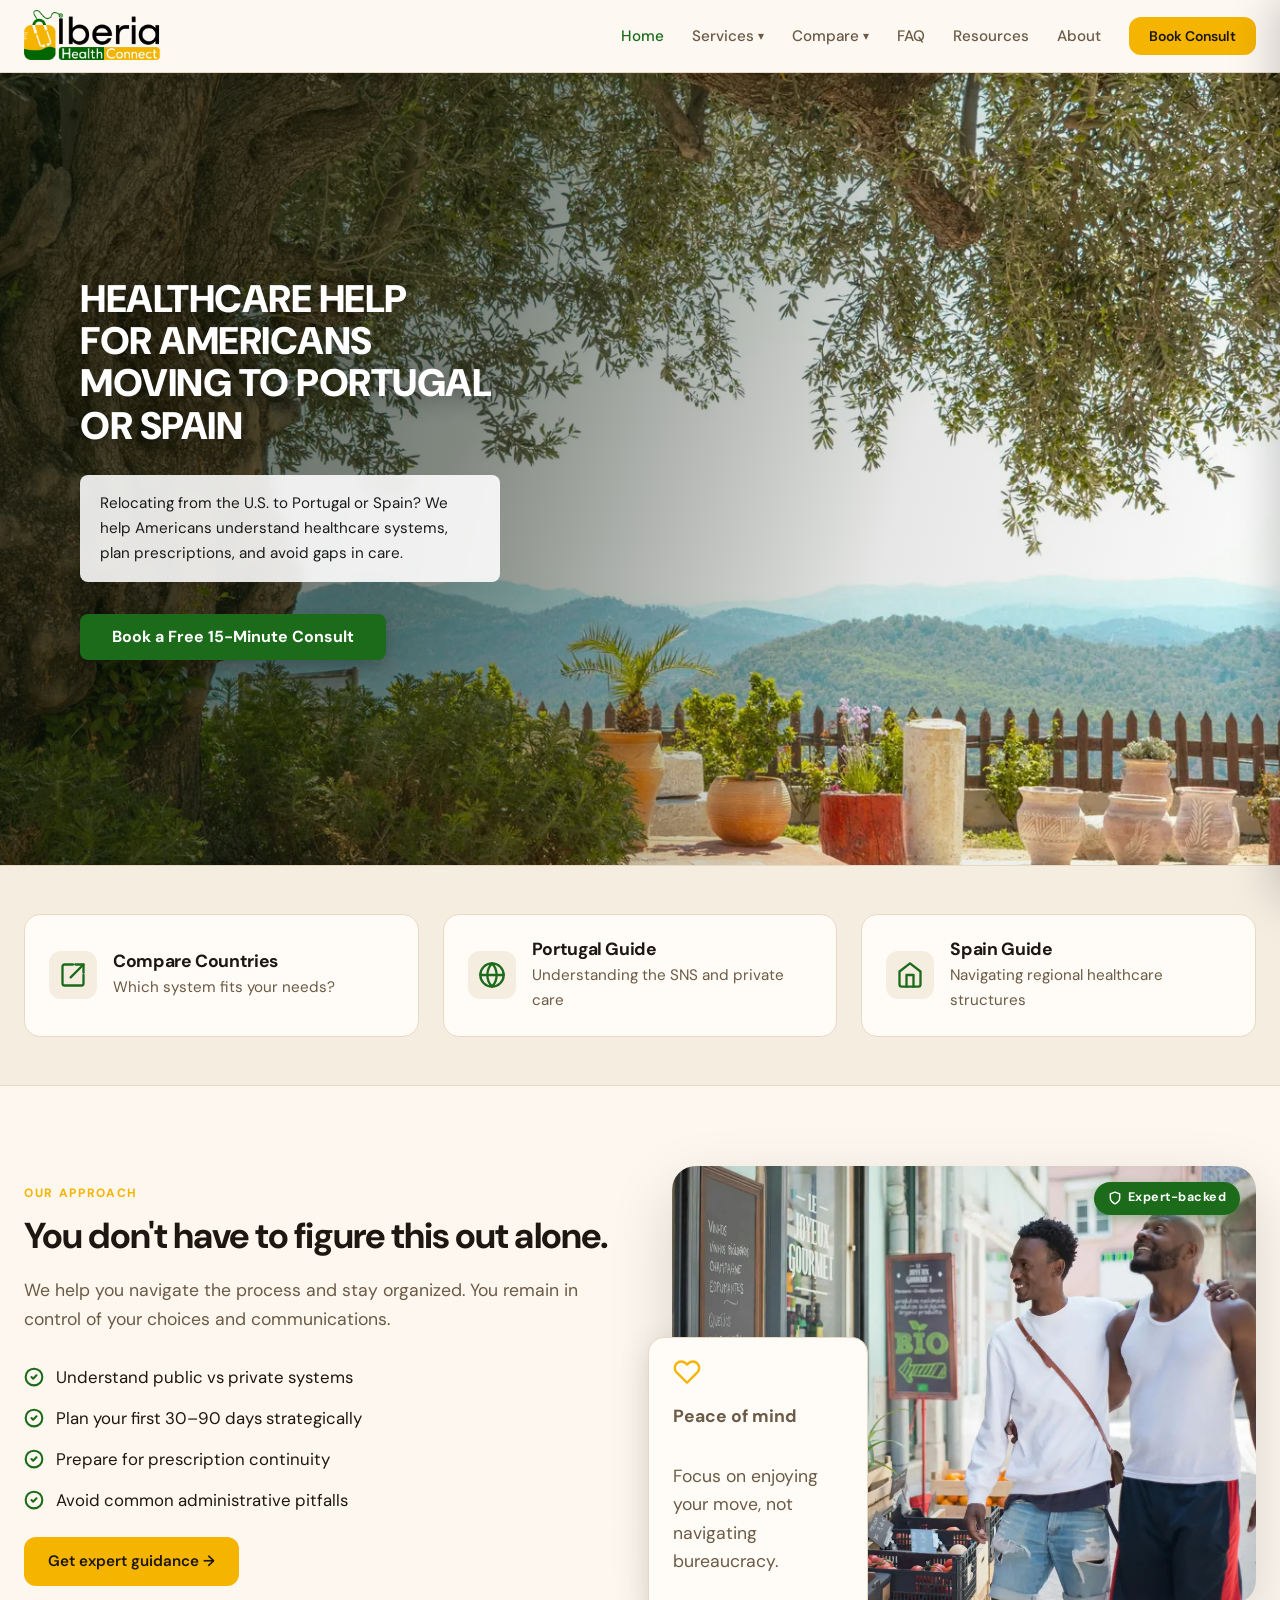
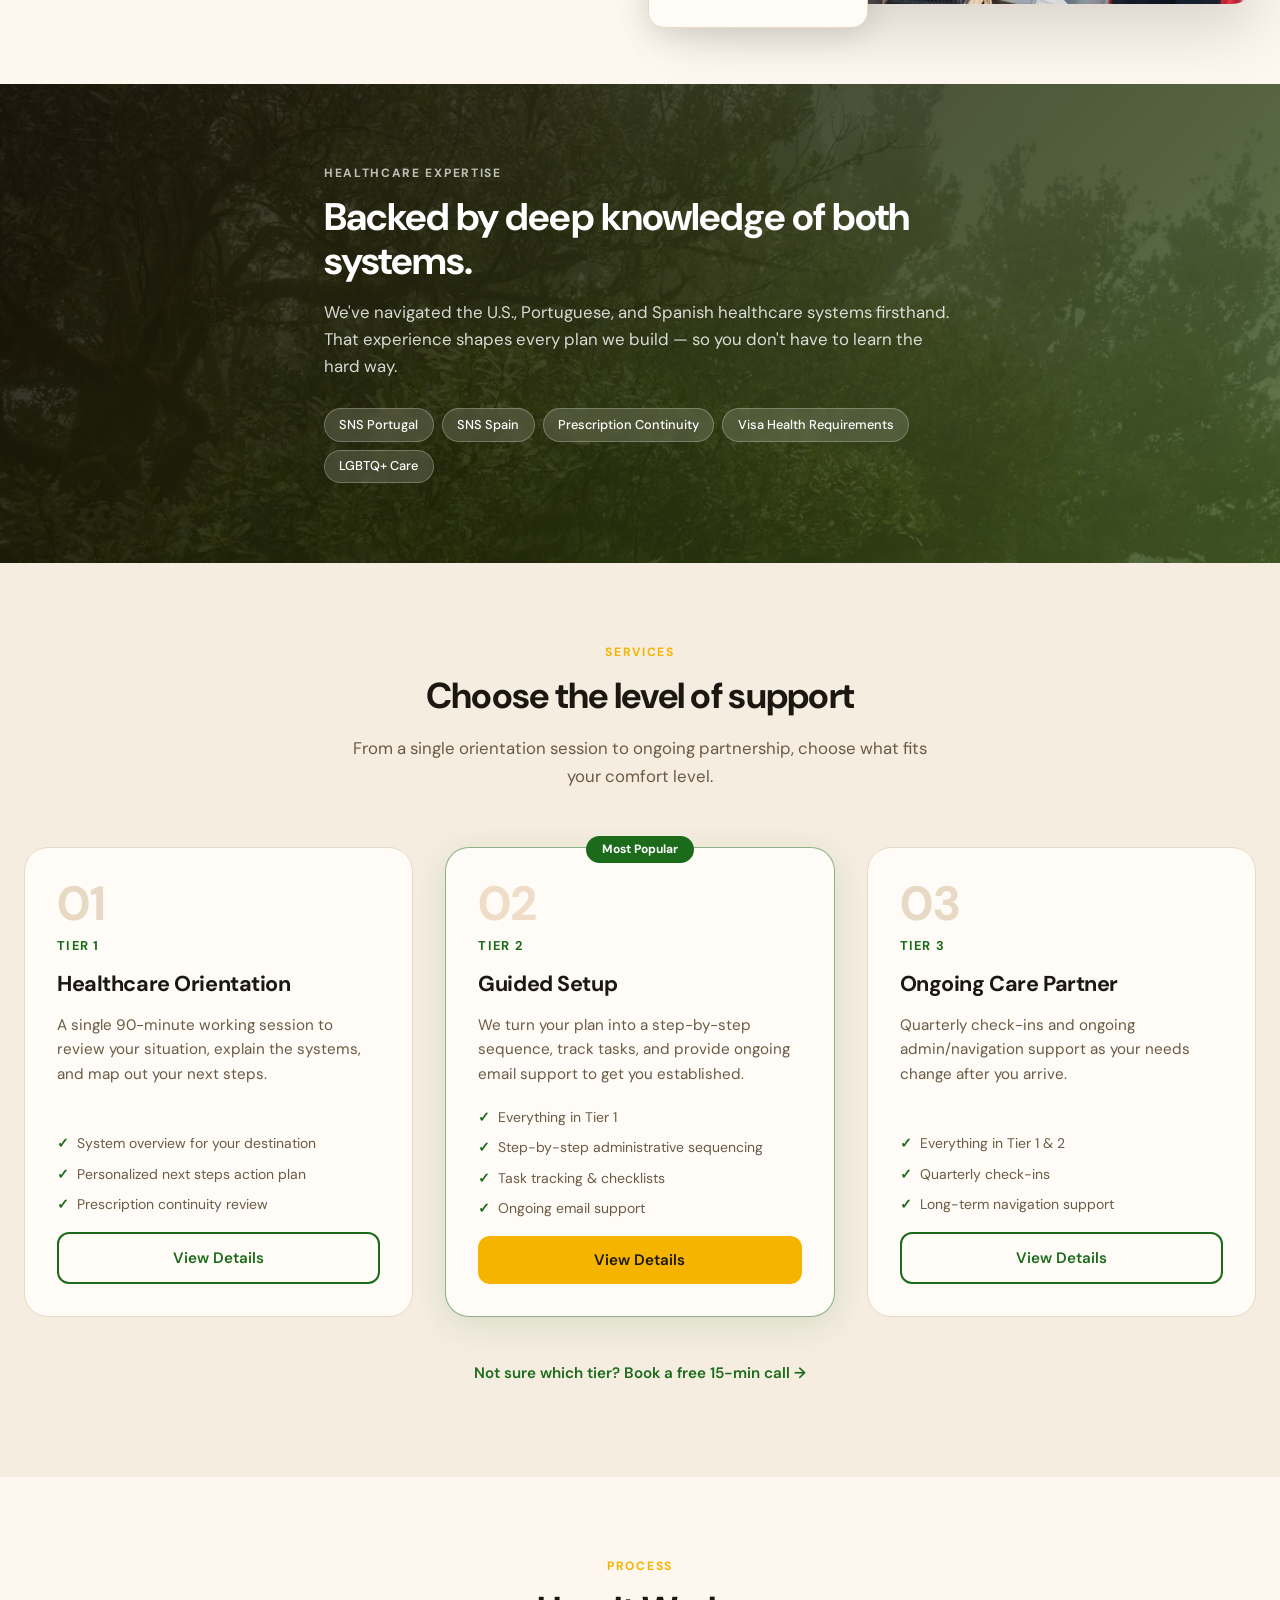
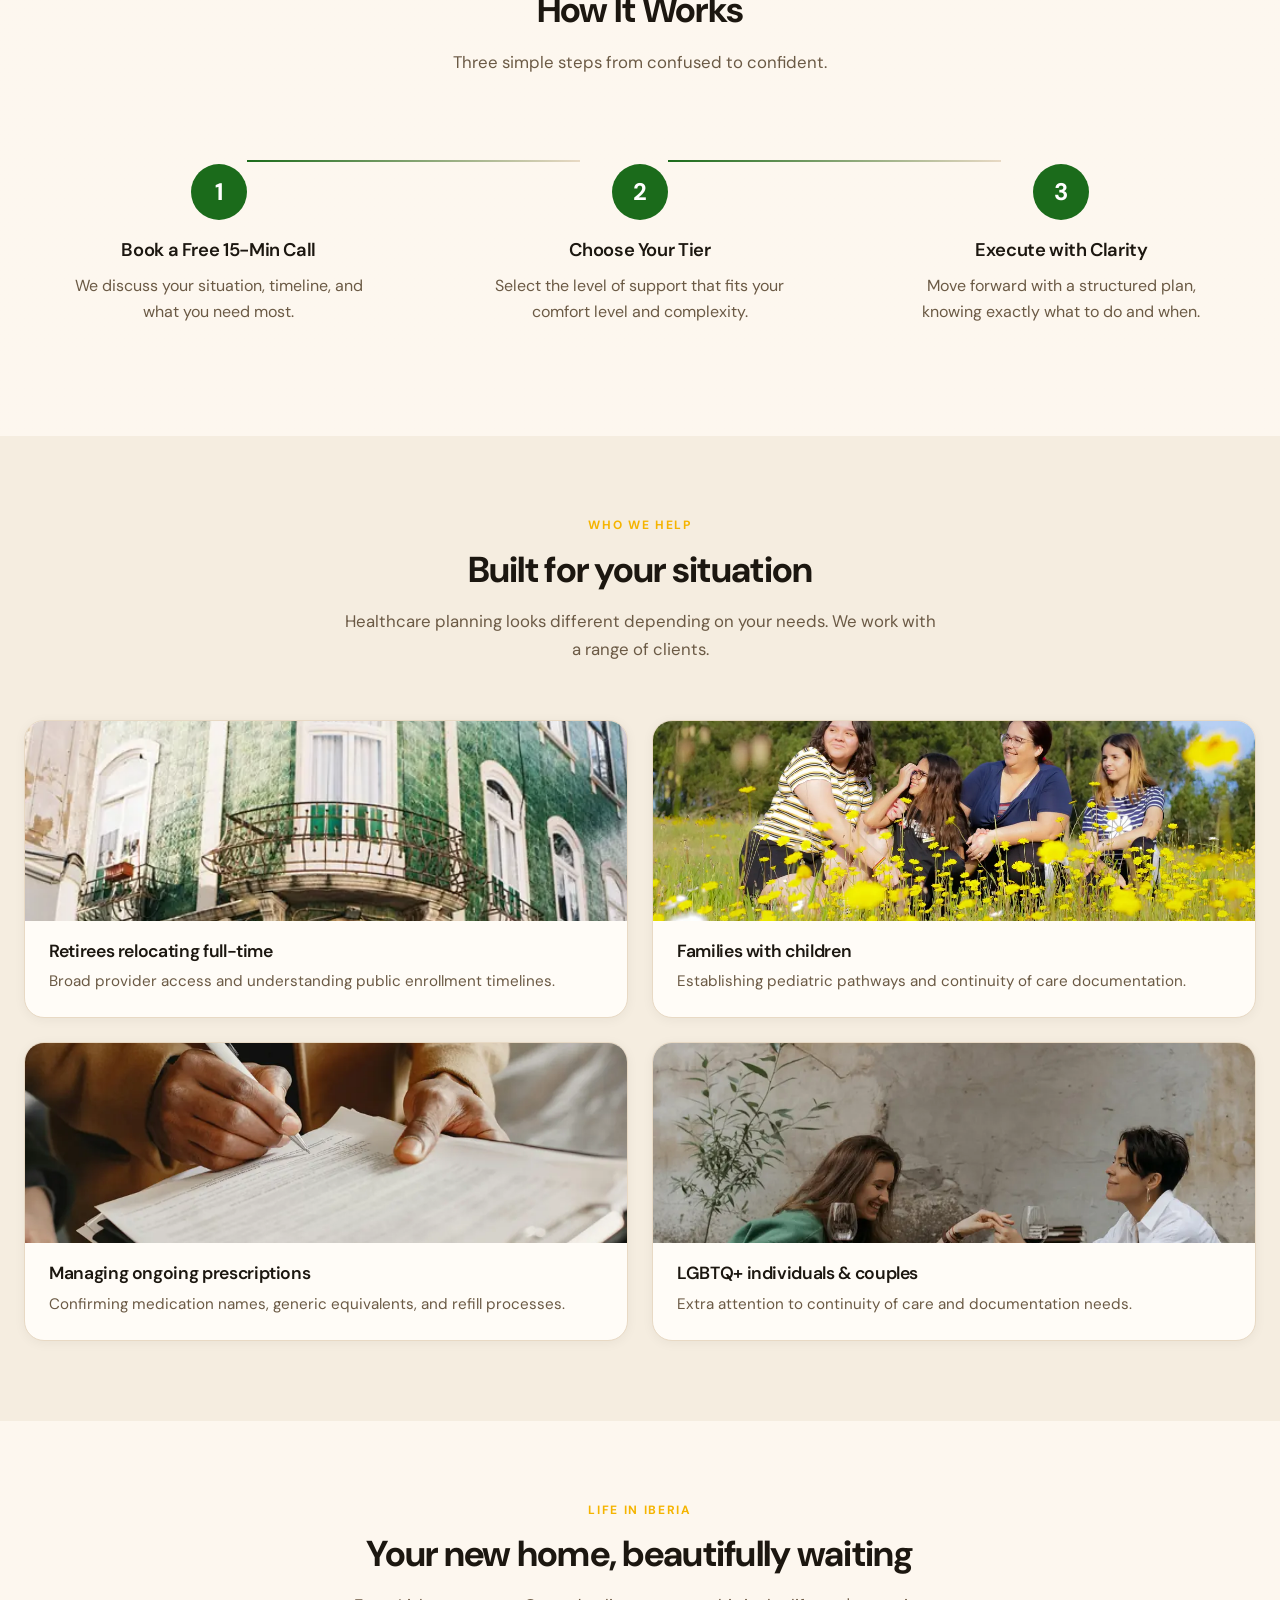
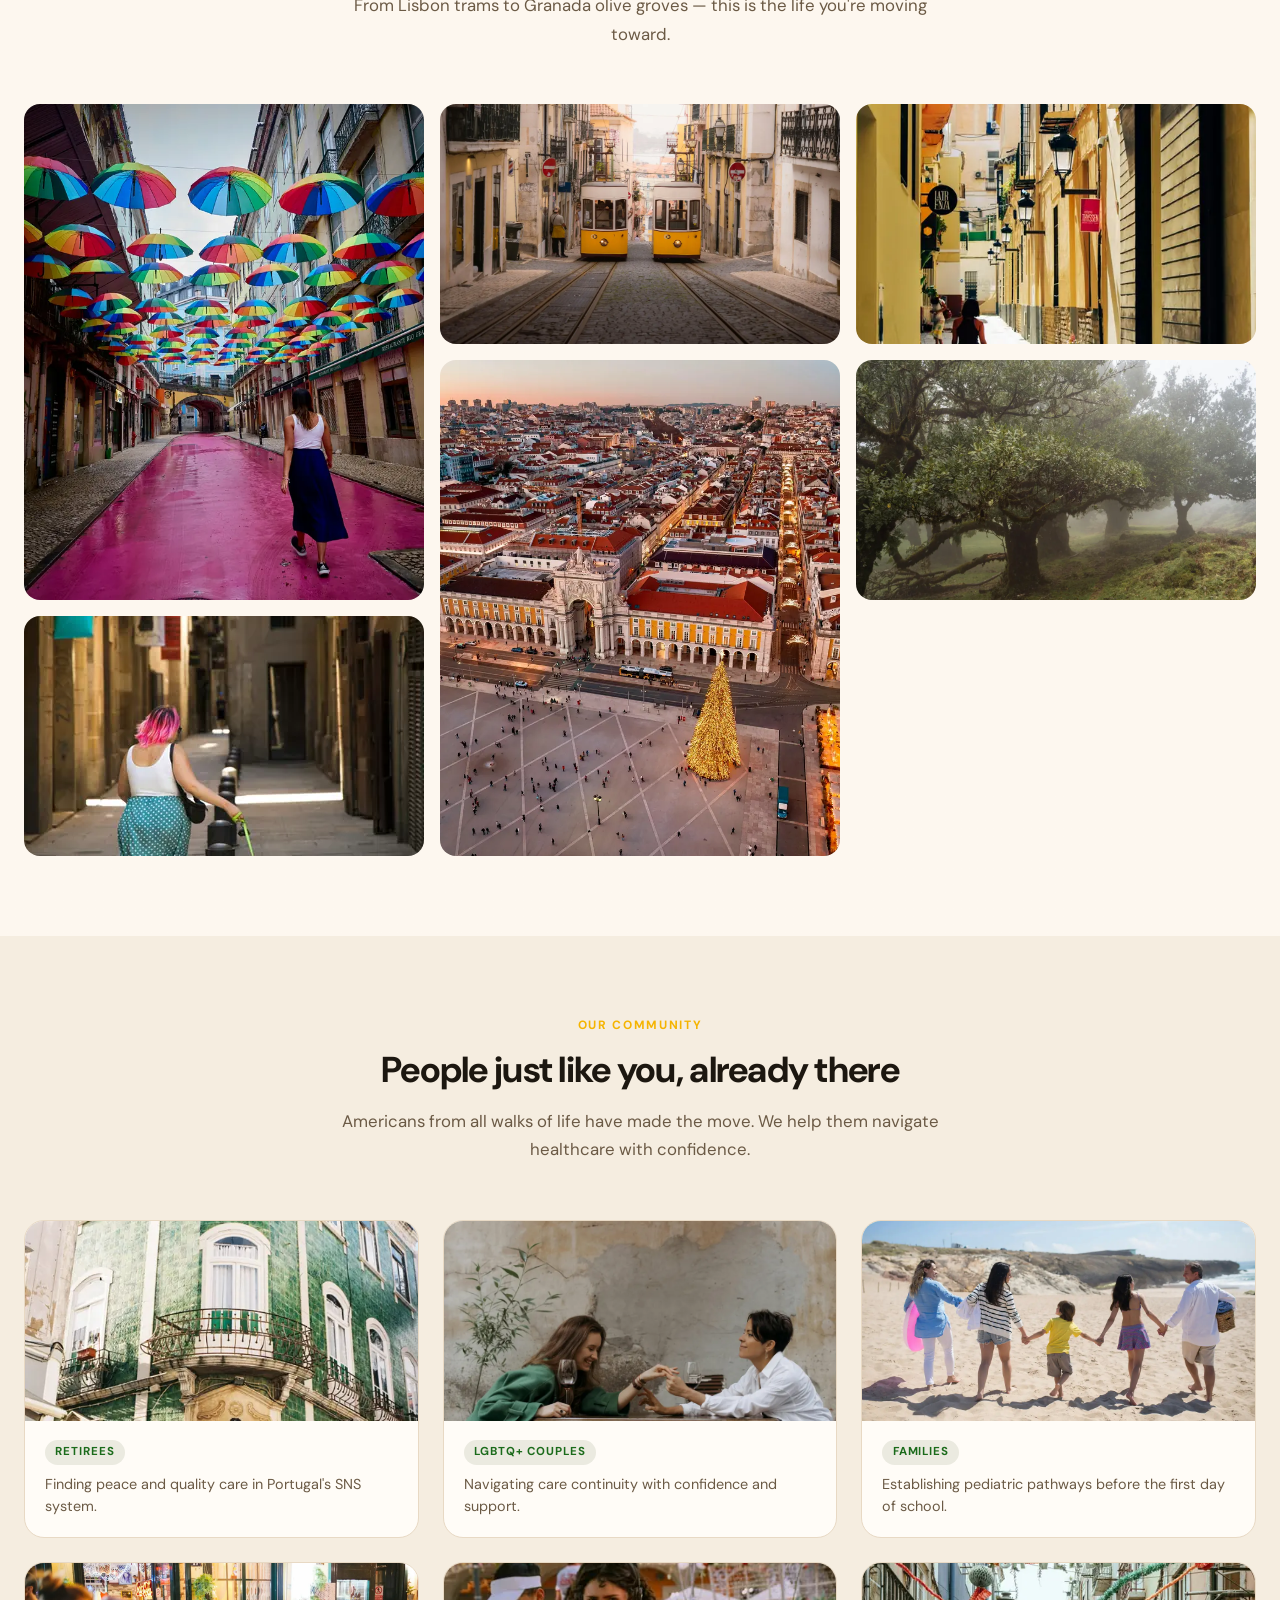
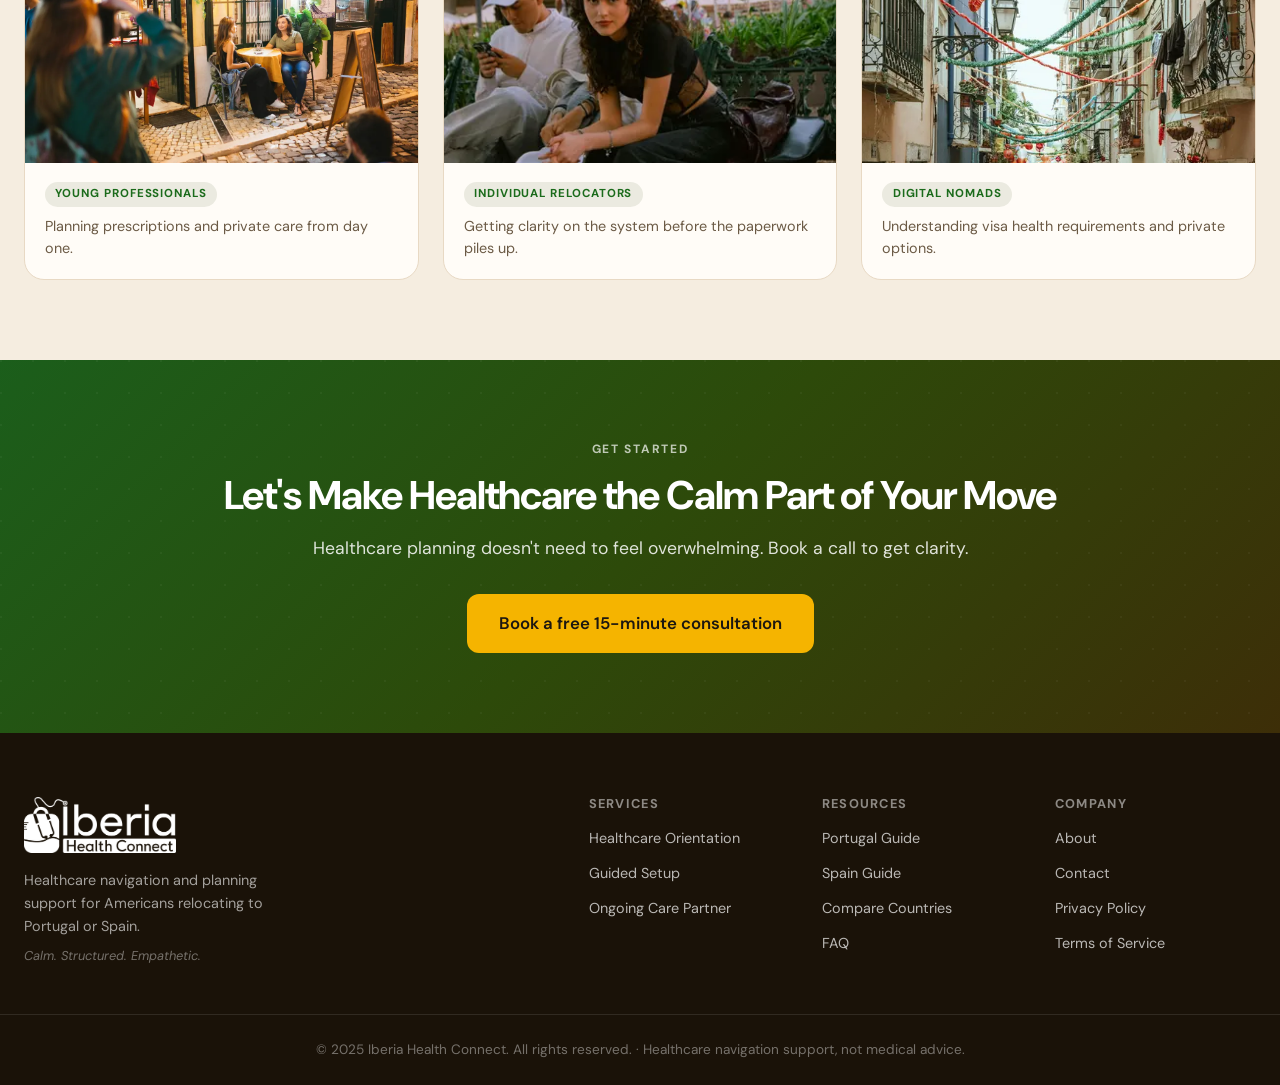
<file: index.html>
<!DOCTYPE html>
<html lang="en">
<head>
  <meta charset="UTF-8" />
  <meta name="viewport" content="width=device-width, initial-scale=1.0" />
  <meta name="description" content="Iberia Health Connect helps Americans navigate healthcare in Portugal and Spain. Book a free 15-minute consultation today." />
  <link rel="icon" type="image/svg+xml" href="favicon.svg" />
  <title>Iberia Health Connect – Healthcare for Americans in Portugal & Spain</title>
  <link rel="preconnect" href="https://fonts.googleapis.com">
  <link rel="preconnect" href="https://fonts.gstatic.com" crossorigin>
  <link rel="dns-prefetch" href="https://fonts.cdnfonts.com">
  <link href="https://fonts.googleapis.com/css2?family=DM+Sans:ital,opsz,wght@0,9..40,300..700;1,9..40,300..700&display=swap" rel="stylesheet">
  <link href="https://fonts.cdnfonts.com/css/nekst" rel="stylesheet">
  <!-- Preload hero for fast LCP on all screen sizes -->
  <link rel="preload" as="image" href="images/olive tree granada-480w.webp" type="image/webp" media="(max-width:480px)">
  <link rel="preload" as="image" href="images/olive tree granada-800w.webp" type="image/webp" media="(max-width:800px)">
  <link rel="preload" as="image" href="images/olive tree granada.webp" type="image/webp" media="(min-width:801px)">
  <link rel="stylesheet" href="css/style.css" />
</head>
<body>

  <!-- ═══ NAVBAR ═══ -->
  <header class="navbar" id="navbar">
    <div class="container nav-inner">
      <a href="index.html" class="nav-logo">
        <img src="images/IBERIA HEALTH.webp" alt="Iberia Health Connect" class="logo-img" />
      </a>
      <nav class="nav-links" id="navLinks">
        <a href="index.html" class="nav-link active">Home</a>
        <div class="nav-dropdown">
          <button class="nav-link dropdown-btn">Services <span class="chevron">▾</span></button>
          <div class="dropdown-menu">
            <a href="services/healthcare-orientation.html">Tier 1: Healthcare Orientation</a>
            <a href="services/guided-setup.html">Tier 2: Guided Setup</a>
            <a href="services/ongoing-care-partner.html">Tier 3: Ongoing Care Partner</a>
          </div>
        </div>
        <div class="nav-dropdown">
          <button class="nav-link dropdown-btn">Compare <span class="chevron">▾</span></button>
          <div class="dropdown-menu">
            <a href="portugal-vs-spain.html">Portugal vs Spain Comparison</a>
            <a href="portugal-guide.html">Portugal Healthcare Guide</a>
            <a href="spain-guide.html">Spain Healthcare Guide</a>
          </div>
        </div>
        <a href="faq.html" class="nav-link">FAQ</a>
        <a href="resources.html" class="nav-link">Resources</a>
        <a href="about.html" class="nav-link">About</a>
        <a href="contact.html" class="btn btn-accent nav-cta">Book Consult</a>
      </nav>
      <button class="hamburger" id="hamburger" aria-label="Toggle menu">
        <span></span><span></span><span></span>
      </button>
    </div>
  </header>

  <!-- Mobile drawer -->
  <div class="mobile-menu" id="mobileMenu" role="dialog" aria-label="Navigation menu">
    <div class="mobile-menu-header">
      <img src="images/IBERIA HEALTH.webp" alt="Iberia Health Connect" class="mobile-menu-logo" />
      <button class="mobile-menu-close" id="mobileClose" aria-label="Close menu">
        <svg xmlns="http://www.w3.org/2000/svg" width="20" height="20" viewBox="0 0 24 24" fill="none" stroke="currentColor" stroke-width="2.5" stroke-linecap="round" stroke-linejoin="round"><path d="M18 6 6 18"/><path d="m6 6 12 12"/></svg>
      </button>
    </div>
    <div class="mobile-menu-body">
      <div class="mobile-menu-cta">
        <a href="contact.html" class="btn btn-accent btn-block">Book a Free Consult</a>
      </div>
      <a href="index.html" class="mobile-link">Home</a>
      <div class="mobile-section-label">Services</div>
      <a href="services/healthcare-orientation.html" class="mobile-link">Tier 1: Healthcare Orientation</a>
      <a href="services/guided-setup.html" class="mobile-link">Tier 2: Guided Setup</a>
      <a href="services/ongoing-care-partner.html" class="mobile-link">Tier 3: Ongoing Care Partner</a>
      <div class="mobile-section-label">Compare</div>
      <a href="portugal-vs-spain.html" class="mobile-link">Portugal vs Spain</a>
      <a href="portugal-guide.html" class="mobile-link">Portugal Guide</a>
      <a href="spain-guide.html" class="mobile-link">Spain Guide</a>
      <div class="mobile-section-label">More</div>
      <a href="faq.html" class="mobile-link">FAQ</a>
      <a href="resources.html" class="mobile-link">Resources</a>
      <a href="about.html" class="mobile-link">About</a>
      <a href="contact.html" class="mobile-link">Contact</a>
    </div>
  </div>

  <!-- ═══ HERO ═══ -->
  <section class="olive-hero" id="hero">

    <!-- Image drives the section height — no cropping -->
    <div class="olive-hero-bg" aria-hidden="true">
      <img src="images/olive tree granada.webp"
           srcset="images/olive tree granada-480w.webp 480w,
                   images/olive tree granada-800w.webp 800w,
                   images/olive tree granada.webp 1400w"
           sizes="100vw"
           alt="" class="olive-hero-img" />
      <div class="olive-hero-overlay"></div>
    </div>

    <!-- Content sits over the image -->
    <div class="olive-hero-content">
      <h1 class="olive-hero-heading">
        Healthcare Help<br>for Americans<br>Moving to Portugal<br>or Spain
      </h1>

      <div class="olive-hero-card">
        <p>Relocating from the U.S. to Portugal or Spain? We help Americans understand healthcare systems, plan prescriptions, and avoid gaps in care.</p>
      </div>

      <a href="contact.html" class="olive-hero-cta">Book a Free 15-Minute Consult</a>
    </div>

  </section>

  <!-- ═══ QUICK LINKS STRIP ═══ -->
  <section class="quick-links">
    <div class="container">
      <div class="quick-grid">
        <a href="portugal-vs-spain.html" class="quick-card reveal-up" style="animation-delay:.05s">
          <div class="quick-icon">
            <svg xmlns="http://www.w3.org/2000/svg" width="28" height="28" viewBox="0 0 24 24" fill="none" stroke="currentColor" stroke-width="2" stroke-linecap="round" stroke-linejoin="round" style="color:var(--primary)"><path d="M12 3H5a2 2 0 0 0-2 2v14a2 2 0 0 0 2 2h14a2 2 0 0 0 2-2v-7"/><path d="M14 3h7v7"/><path d="M10 14 21 3"/></svg>
          </div>
          <div>
            <h3>Compare Countries <span class="arrow">→</span></h3>
            <p>Which system fits your needs?</p>
          </div>
        </a>
        <a href="portugal-guide.html" class="quick-card reveal-up" style="animation-delay:.15s">
          <div class="quick-icon">
            <svg xmlns="http://www.w3.org/2000/svg" width="28" height="28" viewBox="0 0 24 24" fill="none" stroke="currentColor" stroke-width="2" stroke-linecap="round" stroke-linejoin="round" style="color:var(--primary)"><circle cx="12" cy="12" r="10"/><path d="M12 2a14.5 14.5 0 0 0 0 20 14.5 14.5 0 0 0 0-20"/><path d="M2 12h20"/></svg>
          </div>
          <div>
            <h3>Portugal Guide <span class="arrow">→</span></h3>
            <p>Understanding the SNS and private care</p>
          </div>
        </a>
        <a href="spain-guide.html" class="quick-card reveal-up" style="animation-delay:.25s">
          <div class="quick-icon">
            <svg xmlns="http://www.w3.org/2000/svg" width="28" height="28" viewBox="0 0 24 24" fill="none" stroke="currentColor" stroke-width="2" stroke-linecap="round" stroke-linejoin="round" style="color:var(--primary)"><path d="M3 9l9-7 9 7v11a2 2 0 0 1-2 2H5a2 2 0 0 1-2-2z"/><polyline points="9 22 9 12 15 12 15 22"/></svg>
          </div>
          <div>
            <h3>Spain Guide <span class="arrow">→</span></h3>
            <p>Navigating regional healthcare structures</p>
          </div>
        </a>
      </div>
    </div>
  </section>

  <!-- ═══ OUR APPROACH ═══ -->
  <section class="section" id="about-section">
    <div class="container two-col">
      <div class="col reveal-right">
        <div class="section-eyebrow">Our Approach</div>
        <h2 class="serif">You don't have to figure this out alone.</h2>
        <p class="text-muted">We help you navigate the process and stay organized. You remain in control of your choices and communications.</p>
        <ul class="check-list">
          <li>
            <svg xmlns="http://www.w3.org/2000/svg" width="20" height="20" viewBox="0 0 24 24" fill="none" stroke="currentColor" stroke-width="2.5" stroke-linecap="round" stroke-linejoin="round" style="color:var(--primary);flex-shrink:0;margin-top:2px"><circle cx="12" cy="12" r="10"/><path d="m9 12 2 2 4-4"/></svg>
            Understand public vs private systems
          </li>
          <li>
            <svg xmlns="http://www.w3.org/2000/svg" width="20" height="20" viewBox="0 0 24 24" fill="none" stroke="currentColor" stroke-width="2.5" stroke-linecap="round" stroke-linejoin="round" style="color:var(--primary);flex-shrink:0;margin-top:2px"><circle cx="12" cy="12" r="10"/><path d="m9 12 2 2 4-4"/></svg>
            Plan your first 30–90 days strategically
          </li>
          <li>
            <svg xmlns="http://www.w3.org/2000/svg" width="20" height="20" viewBox="0 0 24 24" fill="none" stroke="currentColor" stroke-width="2.5" stroke-linecap="round" stroke-linejoin="round" style="color:var(--primary);flex-shrink:0;margin-top:2px"><circle cx="12" cy="12" r="10"/><path d="m9 12 2 2 4-4"/></svg>
            Prepare for prescription continuity
          </li>
          <li>
            <svg xmlns="http://www.w3.org/2000/svg" width="20" height="20" viewBox="0 0 24 24" fill="none" stroke="currentColor" stroke-width="2.5" stroke-linecap="round" stroke-linejoin="round" style="color:var(--primary);flex-shrink:0;margin-top:2px"><circle cx="12" cy="12" r="10"/><path d="m9 12 2 2 4-4"/></svg>
            Avoid common administrative pitfalls
          </li>
        </ul>
        <a href="contact.html" class="btn btn-accent mt-6">Get expert guidance →</a>
      </div>
      <div class="col reveal-left">
        <div class="img-card">
          <img src="images/couple market portugal.webp"
               srcset="images/couple market portugal-400w.webp 400w,
                       images/couple market portugal-700w.webp 700w,
                       images/couple market portugal.webp 1200w"
               sizes="(max-width:768px) 100vw, 50vw"
               alt="Two people at a Lisbon market" class="rounded-img" loading="lazy" />
          <div class="expert-badge">
            <svg xmlns="http://www.w3.org/2000/svg" width="14" height="14" viewBox="0 0 24 24" fill="none" stroke="currentColor" stroke-width="2.5" stroke-linecap="round" stroke-linejoin="round"><path d="M12 22s8-4 8-10V5l-8-3-8 3v7c0 6 8 10 8 10z"/></svg>
            Expert-backed
          </div>
          <div class="float-badge">
            <div class="float-badge-icon">
              <svg xmlns="http://www.w3.org/2000/svg" width="28" height="28" viewBox="0 0 24 24" fill="none" stroke="currentColor" stroke-width="2" stroke-linecap="round" stroke-linejoin="round" style="color:var(--accent)"><path d="M20.84 4.61a5.5 5.5 0 0 0-7.78 0L12 5.67l-1.06-1.06a5.5 5.5 0 0 0-7.78 7.78l1.06 1.06L12 21.23l7.78-7.78 1.06-1.06a5.5 5.5 0 0 0 0-7.78z"/></svg>
            </div>
            <p class="badge-title">Peace of mind</p>
            <p class="badge-sub">Focus on enjoying your move, not navigating bureaucracy.</p>
          </div>
        </div>
      </div>
    </div>
  </section>

  <!-- ═══ EXPERTISE BANNER ═══ -->
  <section class="expertise-banner">
    <div class="expertise-bg">
      <img src="images/portugal trees.webp"
           srcset="images/portugal trees-400w.webp 400w,
                   images/portugal trees-700w.webp 700w,
                   images/portugal trees.webp 1200w"
           sizes="100vw"
           alt="Portuguese landscape" class="expertise-img" loading="lazy" />
      <div class="expertise-overlay"></div>
    </div>
    <div class="container expertise-content">
      <div class="expertise-text reveal-up">
        <div class="section-eyebrow light">Healthcare Expertise</div>
        <h2 class="serif expertise-title">Backed by deep knowledge of both systems.</h2>
        <p>We've navigated the U.S., Portuguese, and Spanish healthcare systems firsthand. That experience shapes every plan we build — so you don't have to learn the hard way.</p>
        <div class="expertise-pills">
          <span class="pill">SNS Portugal</span>
          <span class="pill">SNS Spain</span>
          <span class="pill">Prescription Continuity</span>
          <span class="pill">Visa Health Requirements</span>
          <span class="pill">LGBTQ+ Care</span>
        </div>
      </div>
    </div>
  </section>

  <!-- ═══ SERVICES TIERS ═══ -->
  <section class="section bg-secondary" id="services">
    <div class="container">
      <div class="section-header reveal-up">
        <div class="section-eyebrow">Services</div>
        <h2 class="serif">Choose the level of support</h2>
        <p class="text-muted">From a single orientation session to ongoing partnership, choose what fits your comfort level.</p>
      </div>
      <div class="tiers-grid">
        <div class="tier-card reveal-up" style="animation-delay:.05s">
          <div class="tier-num">01</div>
          <div class="tier-label">Tier 1</div>
          <h3>Healthcare Orientation</h3>
          <p>A single 90-minute working session to review your situation, explain the systems, and map out your next steps.</p>
          <ul class="tier-features">
            <li>System overview for your destination</li>
            <li>Personalized next steps action plan</li>
            <li>Prescription continuity review</li>
          </ul>
          <a href="services/healthcare-orientation.html" class="btn btn-outline mt-auto">View Details</a>
        </div>
        <div class="tier-card tier-featured reveal-up" style="animation-delay:.15s">
          <div class="most-popular">Most Popular</div>
          <div class="tier-num accent">02</div>
          <div class="tier-label">Tier 2</div>
          <h3>Guided Setup</h3>
          <p>We turn your plan into a step-by-step sequence, track tasks, and provide ongoing email support to get you established.</p>
          <ul class="tier-features">
            <li>Everything in Tier 1</li>
            <li>Step-by-step administrative sequencing</li>
            <li>Task tracking &amp; checklists</li>
            <li>Ongoing email support</li>
          </ul>
          <a href="services/guided-setup.html" class="btn btn-accent mt-auto">View Details</a>
        </div>
        <div class="tier-card reveal-up" style="animation-delay:.25s">
          <div class="tier-num">03</div>
          <div class="tier-label">Tier 3</div>
          <h3>Ongoing Care Partner</h3>
          <p>Quarterly check-ins and ongoing admin/navigation support as your needs change after you arrive.</p>
          <ul class="tier-features">
            <li>Everything in Tier 1 &amp; 2</li>
            <li>Quarterly check-ins</li>
            <li>Long-term navigation support</li>
          </ul>
          <a href="services/ongoing-care-partner.html" class="btn btn-outline mt-auto">View Details</a>
        </div>
      </div>
      <div class="text-center mt-8">
        <a href="contact.html" class="btn btn-ghost">Not sure which tier? Book a free 15-min call →</a>
      </div>
    </div>
  </section>

  <!-- ═══ HOW IT WORKS ═══ -->
  <section class="section" id="how">
    <div class="container">
      <div class="section-header reveal-up">
        <div class="section-eyebrow">Process</div>
        <h2 class="serif">How It Works</h2>
        <p class="text-muted">Three simple steps from confused to confident.</p>
      </div>
      <div class="steps-grid">
        <div class="step reveal-up" style="animation-delay:.05s">
          <div class="step-num">1</div>
          <div class="step-connector"></div>
          <h4>Book a Free 15-Min Call</h4>
          <p>We discuss your situation, timeline, and what you need most.</p>
        </div>
        <div class="step reveal-up" style="animation-delay:.15s">
          <div class="step-num">2</div>
          <div class="step-connector"></div>
          <h4>Choose Your Tier</h4>
          <p>Select the level of support that fits your comfort level and complexity.</p>
        </div>
        <div class="step reveal-up" style="animation-delay:.25s">
          <div class="step-num">3</div>
          <h4>Execute with Clarity</h4>
          <p>Move forward with a structured plan, knowing exactly what to do and when.</p>
        </div>
      </div>
    </div>
  </section>

  <!-- ═══ WHO WE HELP ═══ -->
  <section class="section bg-secondary">
    <div class="container">
      <div class="section-header reveal-up">
        <div class="section-eyebrow">Who We Help</div>
        <h2 class="serif">Built for your situation</h2>
        <p class="text-muted">Healthcare planning looks different depending on your needs. We work with a range of clients.</p>
      </div>
      <div class="who-grid">
        <div class="who-card reveal-up" style="animation-delay:.05s">
          <img src="images/retired couple portugal.webp" alt="Retired couple in Portugal" class="who-card-img" loading="lazy" />
          <h4>Retirees relocating full-time</h4>
          <p>Broad provider access and understanding public enrollment timelines.</p>
        </div>
        <div class="who-card reveal-up" style="animation-delay:.1s">
          <img src="images/family portugal.webp"
               srcset="images/family portugal-400w.webp 400w, images/family portugal.webp 700w"
               sizes="(max-width:768px) 100vw, 50vw"
               alt="Family in Portugal" class="who-card-img" loading="lazy" />
          <h4>Families with children</h4>
          <p>Establishing pediatric pathways and continuity of care documentation.</p>
        </div>
        <div class="who-card reveal-up" style="animation-delay:.15s">
          <img src="images/warm paperwork.webp" alt="Person reviewing documents" class="who-card-img" loading="lazy" />
          <h4>Managing ongoing prescriptions</h4>
          <p>Confirming medication names, generic equivalents, and refill processes.</p>
        </div>
        <div class="who-card reveal-up" style="animation-delay:.2s">
          <img src="images/couple spain.webp" alt="LGBTQ+ couple in Spain" class="who-card-img" loading="lazy" />
          <h4>LGBTQ+ individuals &amp; couples</h4>
          <p>Extra attention to continuity of care and documentation needs.</p>
        </div>
      </div>
    </div>
  </section>

  <!-- ═══ CTA BANNER ═══ -->
  <!-- ═══ IBERIA PHOTO STRIP ═══ -->
  <section class="section">
    <div class="container">
      <div class="section-header reveal-up">
        <div class="section-eyebrow">Life in Iberia</div>
        <h2 class="serif">Your new home, beautifully waiting</h2>
        <p class="text-muted">From Lisbon trams to Granada olive groves — this is the life you're moving toward.</p>
      </div>
      <div class="photo-mosaic">
        <div class="photo-tile photo-tile--tall reveal-up" style="animation-delay:.05s">
          <img src="images/rainbow umbrellas portugal.webp"
               srcset="images/rainbow umbrellas portugal-400w.webp 400w, images/rainbow umbrellas portugal-700w.webp 700w, images/rainbow umbrellas portugal.webp 1200w"
               sizes="(max-width:640px) 100vw, 33vw"
               alt="Rainbow umbrellas in Portugal" loading="lazy" />
          <div class="photo-tile-label">Lisbon, Portugal</div>
        </div>
        <div class="photo-tile reveal-up" style="animation-delay:.1s">
          <img src="images/portugal trams.webp"
               srcset="images/portugal trams-400w.webp 400w, images/portugal trams-700w.webp 700w, images/portugal trams.webp 1200w"
               sizes="(max-width:640px) 100vw, 33vw"
               alt="Yellow trams in Lisbon" loading="lazy" />
          <div class="photo-tile-label">Iconic Lisbon Trams</div>
        </div>
        <div class="photo-tile reveal-up" style="animation-delay:.15s">
          <img src="images/Spain yellow alley.webp"
               srcset="images/Spain yellow alley-400w.webp 400w, images/Spain yellow alley-700w.webp 700w, images/Spain yellow alley.webp 1200w"
               sizes="(max-width:640px) 100vw, 33vw"
               alt="Yellow alley in Spain" loading="lazy" />
          <div class="photo-tile-label">Andalusia, Spain</div>
        </div>
        <div class="photo-tile photo-tile--tall reveal-up" style="animation-delay:.2s">
          <img src="images/portugal square.webp"
               srcset="images/portugal square-480w.webp 480w, images/portugal square-800w.webp 800w, images/portugal square.webp 1400w"
               sizes="(max-width:640px) 100vw, 33vw"
               alt="Praça do Comércio at golden hour" loading="lazy" />
          <div class="photo-tile-label">Praça do Comércio</div>
        </div>
        <div class="photo-tile reveal-up" style="animation-delay:.25s">
          <img src="images/portugal trees.webp"
               srcset="images/portugal trees-400w.webp 400w, images/portugal trees-700w.webp 700w, images/portugal trees.webp 1200w"
               sizes="(max-width:640px) 100vw, 33vw"
               alt="Portuguese landscape" loading="lazy" />
          <div class="photo-tile-label">Portuguese Countryside</div>
        </div>
        <div class="photo-tile reveal-up" style="animation-delay:.3s">
          <img src="images/spain dog walk.webp"
               srcset="images/spain dog walk-500w.webp 500w, images/spain dog walk.webp 900w"
               sizes="(max-width:640px) 100vw, 33vw"
               alt="Barcelona Gothic Quarter" loading="lazy" />
          <div class="photo-tile-label">Barcelona, Spain</div>
        </div>
      </div>
    </div>
  </section>

  <!-- ═══ COMMUNITY STRIP ═══ -->
  <section class="section bg-secondary">
    <div class="container">
      <div class="section-header reveal-up">
        <div class="section-eyebrow">Our Community</div>
        <h2 class="serif">People just like you, already there</h2>
        <p class="text-muted">Americans from all walks of life have made the move. We help them navigate healthcare with confidence.</p>
      </div>
      <div class="community-grid">
        <div class="community-card reveal-up" style="animation-delay:.05s">
          <img src="images/retired couple portugal.webp"
               srcset="images/retired couple portugal-400w.webp 400w, images/retired couple portugal.webp 700w"
               sizes="(max-width:768px) 100vw, 50vw"
               alt="Retired couple enjoying Portugal" loading="lazy" />
          <div class="community-card-body">
            <span class="community-tag">Retirees</span>
            <p>Finding peace and quality care in Portugal's SNS system.</p>
          </div>
        </div>
        <div class="community-card reveal-up" style="animation-delay:.12s">
          <img src="images/couple spain.webp"
               srcset="images/couple spain-500w.webp 500w, images/couple spain.webp 900w"
               sizes="(max-width:768px) 100vw, 33vw"
               alt="LGBTQ+ couple in Spain" loading="lazy" />
          <div class="community-card-body">
            <span class="community-tag">LGBTQ+ Couples</span>
            <p>Navigating care continuity with confidence and support.</p>
          </div>
        </div>
        <div class="community-card reveal-up" style="animation-delay:.19s">
          <img src="images/family at beach portugal.webp"
               srcset="images/family at beach portugal-400w.webp 400w, images/family at beach portugal.webp 700w"
               sizes="(max-width:768px) 100vw, 50vw"
               alt="Family on a Portuguese beach" loading="lazy" />
          <div class="community-card-body">
            <span class="community-tag">Families</span>
            <p>Establishing pediatric pathways before the first day of school.</p>
          </div>
        </div>
        <div class="community-card reveal-up" style="animation-delay:.26s">
          <img src="images/young people cafe portugal.webp"
               srcset="images/young people cafe portugal-400w.webp 400w, images/young people cafe portugal.webp 700w"
               sizes="(max-width:768px) 100vw, 33vw"
               alt="Young people at a Lisbon café" loading="lazy" />
          <div class="community-card-body">
            <span class="community-tag">Young Professionals</span>
            <p>Planning prescriptions and private care from day one.</p>
          </div>
        </div>
        <div class="community-card reveal-up" style="animation-delay:.33s">
          <img src="images/student spain.webp"
               srcset="images/student spain-500w.webp 500w, images/student spain.webp 900w"
               sizes="(max-width:768px) 100vw, 33vw"
               alt="Student in a Spanish plaza" loading="lazy" />
          <div class="community-card-body">
            <span class="community-tag">Individual Relocators</span>
            <p>Getting clarity on the system before the paperwork piles up.</p>
          </div>
        </div>
        <div class="community-card reveal-up" style="animation-delay:.4s">
          <img src="images/young people portugal.webp"
               srcset="images/young people portugal-400w.webp 400w, images/young people portugal.webp 700w"
               sizes="(max-width:768px) 100vw, 33vw"
               alt="Young people in Portugal" loading="lazy" />
          <div class="community-card-body">
            <span class="community-tag">Digital Nomads</span>
            <p>Understanding visa health requirements and private options.</p>
          </div>
        </div>
      </div>
    </div>
  </section>

  <!-- ═══ CTA BANNER ═══ -->
  <section class="cta-banner">
    <div class="cta-bg-pattern"></div>
    <div class="container text-center">
      <div class="reveal-up">
        <div class="section-eyebrow light">Get Started</div>
        <h2 class="serif cta-title">Let's Make Healthcare the Calm Part of Your Move</h2>
        <p>Healthcare planning doesn't need to feel overwhelming. Book a call to get clarity.</p>
        <a href="contact.html" class="btn btn-accent btn-lg pulse-glow">Book a free 15-minute consultation</a>
      </div>
    </div>
  </section>

  <!-- ═══ FOOTER ═══ -->
  <footer class="footer">
    <div class="container footer-inner">
      <div class="footer-brand">
        <img src="images/Logo PNG (1).webp" alt="Iberia Health Connect" class="footer-logo" />
        <p>Healthcare navigation and planning support for Americans relocating to Portugal or Spain.</p>
        <div class="footer-tagline">Calm. Structured. Empathetic.</div>
      </div>
      <div class="footer-links">
        <div class="footer-col">
          <h5>Services</h5>
          <a href="services/healthcare-orientation.html">Healthcare Orientation</a>
          <a href="services/guided-setup.html">Guided Setup</a>
          <a href="services/ongoing-care-partner.html">Ongoing Care Partner</a>
        </div>
        <div class="footer-col">
          <h5>Resources</h5>
          <a href="portugal-guide.html">Portugal Guide</a>
          <a href="spain-guide.html">Spain Guide</a>
          <a href="portugal-vs-spain.html">Compare Countries</a>
          <a href="faq.html">FAQ</a>
        </div>
        <div class="footer-col">
          <h5>Company</h5>
          <a href="about.html">About</a>
          <a href="contact.html">Contact</a>
          <a href="privacy.html">Privacy Policy</a>
          <a href="terms.html">Terms of Service</a>
        </div>
      </div>
    </div>
    <div class="footer-bottom">
      <p>© 2025 Iberia Health Connect. All rights reserved. · Healthcare navigation support, not medical advice.</p>
    </div>
  </footer>

  <script src="js/main.js"></script>
</body>
</html>
</file>
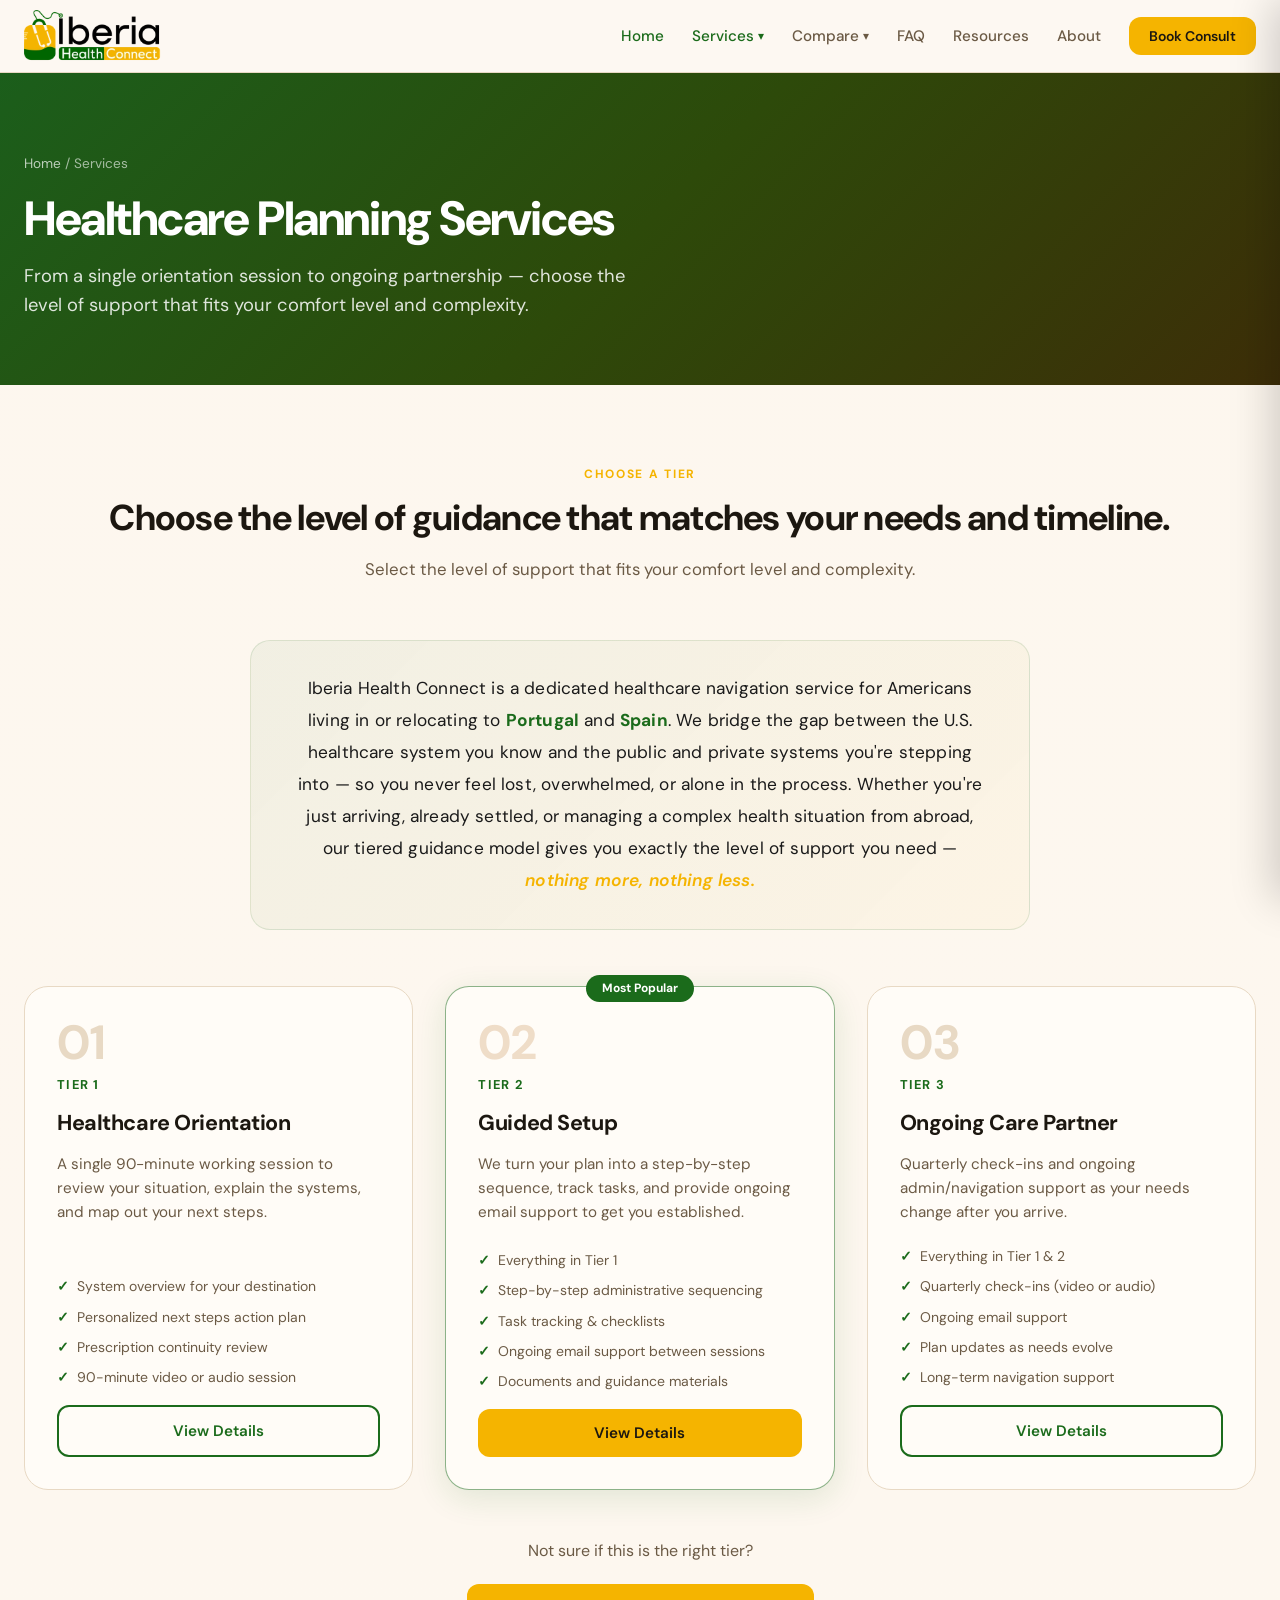
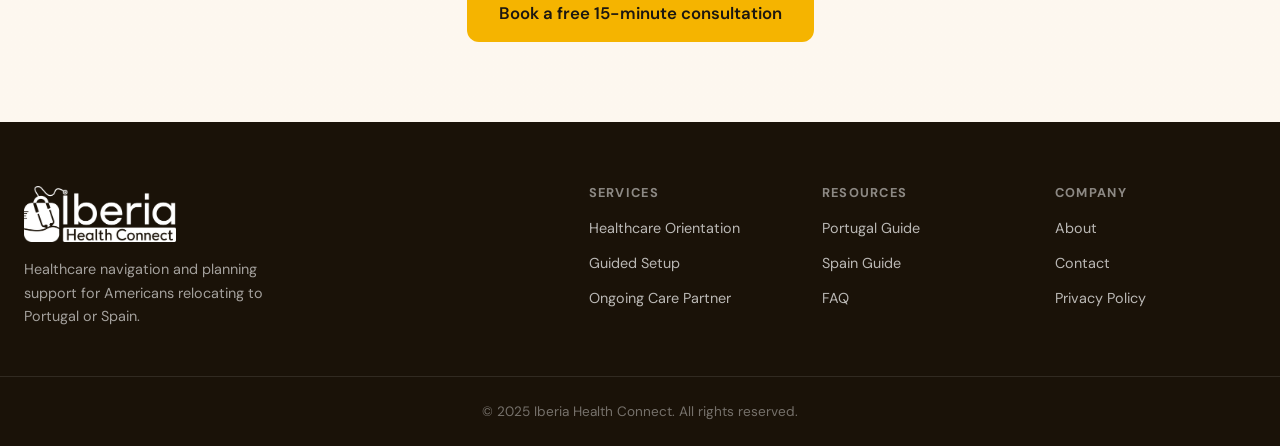
<file: services/index.html>
<!DOCTYPE html>
<html lang="en">
<head>
  <meta charset="UTF-8" /><meta name="viewport" content="width=device-width, initial-scale=1.0" />
  <meta name="description" content="Healthcare navigation services for Americans in Portugal and Spain � three tiers of support." />
  <link rel="icon" type="image/svg+xml" href="../favicon.svg" />
  <title>Services – Iberia Health Connect</title>
  <link rel="preconnect" href="https://fonts.googleapis.com">
  <link rel="preconnect" href="https://fonts.gstatic.com" crossorigin>
  <link href="https://fonts.googleapis.com/css2?family=DM+Sans:ital,opsz,wght@0,9..40,300..700;1,9..40,300..700&display=swap" rel="stylesheet">
  <link href="https://fonts.cdnfonts.com/css/nekst" rel="stylesheet">
  <link rel="stylesheet" href="../css/style.css" />
</head>
<body>
  <header class="navbar" id="navbar">
    <div class="container nav-inner">
      <a href="../index.html" class="nav-logo"><img src="../images/IBERIA HEALTH.webp" alt="Iberia Health Connect" class="logo-img" /></a>
      <nav class="nav-links">
        <a href="../index.html" class="nav-link">Home</a>
        <div class="nav-dropdown">
          <button class="nav-link dropdown-btn active">Services <span class="chevron">▾</span></button>
          <div class="dropdown-menu">
            <a href="healthcare-orientation.html">Tier 1: Healthcare Orientation</a>
            <a href="guided-setup.html">Tier 2: Guided Setup</a>
            <a href="ongoing-care-partner.html">Tier 3: Ongoing Care Partner</a>
          </div>
        </div>
        <div class="nav-dropdown">
          <button class="nav-link dropdown-btn">Compare <span class="chevron">▾</span></button>
          <div class="dropdown-menu">
            <a href="../portugal-vs-spain.html">Portugal vs Spain Comparison</a>
            <a href="../portugal-guide.html">Portugal Healthcare Guide</a>
            <a href="../spain-guide.html">Spain Healthcare Guide</a>
          </div>
        </div>
        <a href="../faq.html" class="nav-link">FAQ</a>
        <a href="../resources.html" class="nav-link">Resources</a>
        <a href="../about.html" class="nav-link">About</a>
        <a href="../contact.html" class="btn btn-accent nav-cta">Book Consult</a>
      </nav>      <button class="hamburger" id="hamburger" aria-label="Toggle menu"><span></span><span></span><span></span></button>
    </div>
  </header>

  <!-- Mobile drawer -->
  <div class="mobile-menu" id="mobileMenu" role="dialog" aria-label="Navigation menu">
    <div class="mobile-menu-header">
      <img src="../images/IBERIA HEALTH.webp" alt="Iberia Health Connect" class="mobile-menu-logo" />
      <button class="mobile-menu-close" id="mobileClose" aria-label="Close menu">
        <svg xmlns="http://www.w3.org/2000/svg" width="20" height="20" viewBox="0 0 24 24" fill="none" stroke="currentColor" stroke-width="2.5" stroke-linecap="round" stroke-linejoin="round"><path d="M18 6 6 18"/><path d="m6 6 12 12"/></svg>
      </button>
    </div>
    <div class="mobile-menu-body">
      <div class="mobile-menu-cta">
        <a href="../contact.html" class="btn btn-accent btn-block">Book a Free Consult</a>
      </div>
      <a href="../index.html" class="mobile-link">Home</a>
      <div class="mobile-section-label">Services</div>
      <a href="healthcare-orientation.html" class="mobile-link">Tier 1: Healthcare Orientation</a>
      <a href="guided-setup.html" class="mobile-link">Tier 2: Guided Setup</a>
      <a href="ongoing-care-partner.html" class="mobile-link">Tier 3: Ongoing Care Partner</a>
      <div class="mobile-section-label">Compare</div>
      <a href="../portugal-vs-spain.html" class="mobile-link">Portugal vs Spain</a>
      <a href="../portugal-guide.html" class="mobile-link">Portugal Guide</a>
      <a href="../spain-guide.html" class="mobile-link">Spain Guide</a>
      <div class="mobile-section-label">More</div>
      <a href="../faq.html" class="mobile-link">FAQ</a>
      <a href="../resources.html" class="mobile-link">Resources</a>
      <a href="../about.html" class="mobile-link">About</a>
      <a href="../contact.html" class="mobile-link">Contact</a>
    </div>
  </div>

  <section class="page-hero">
    <div class="container">
      <div class="breadcrumb"><a href="../index.html">Home</a> / Services</div>
      <h1>Healthcare Planning Services</h1>
      <p>From a single orientation session to ongoing partnership — choose the level of support that fits your comfort level and complexity.</p>
    </div>
  </section>

  <section class="section">
    <div class="container">
      <div class="section-header reveal-up">
        <div class="section-eyebrow">Choose a Tier</div>
        <h2 class="serif">Choose the level of guidance that matches your needs and timeline.</h2>
        <p class="text-muted">Select the level of support that fits your comfort level and complexity.</p>
      </div>

      <!-- About description -->
      <div class="services-about-blurb reveal-up" style="animation-delay:.1s">
        <p class="services-about-text">
          Iberia Health Connect is a dedicated healthcare navigation service for Americans living in or relocating to
          <span class="blurb-highlight">Portugal</span> and <span class="blurb-highlight">Spain</span>.
          We bridge the gap between the U.S. healthcare system you know and the public and private systems
          you're stepping into — so you never feel lost, overwhelmed, or alone in the process.
          Whether you're just arriving, already settled, or managing a complex health situation from abroad,
          our tiered guidance model gives you exactly the level of support you need —
          <em>nothing more, nothing less.</em>
        </p>
      </div>

      <div class="tiers-grid">
        <div class="tier-card reveal-up" style="animation-delay:.05s">
          <div class="tier-num">01</div>
          <div class="tier-label">Tier 1</div>
          <h3>Healthcare Orientation</h3>
          <p>A single 90-minute working session to review your situation, explain the systems, and map out your next steps.</p>
          <ul class="tier-features">
            <li>System overview for your destination</li>
            <li>Personalized next steps action plan</li>
            <li>Prescription continuity review</li>
            <li>90-minute video or audio session</li>
          </ul>
          <a href="healthcare-orientation.html" class="btn btn-outline mt-auto">View Details</a>
        </div>

        <div class="tier-card tier-featured reveal-up" style="animation-delay:.15s">
          <div class="most-popular">Most Popular</div>
          <div class="tier-num accent">02</div>
          <div class="tier-label">Tier 2</div>
          <h3>Guided Setup</h3>
          <p>We turn your plan into a step-by-step sequence, track tasks, and provide ongoing email support to get you established.</p>
          <ul class="tier-features">
            <li>Everything in Tier 1</li>
            <li>Step-by-step administrative sequencing</li>
            <li>Task tracking & checklists</li>
            <li>Ongoing email support between sessions</li>
            <li>Documents and guidance materials</li>
          </ul>
          <a href="guided-setup.html" class="btn btn-accent mt-auto">View Details</a>
        </div>

        <div class="tier-card reveal-up" style="animation-delay:.25s">
          <div class="tier-num">03</div>
          <div class="tier-label">Tier 3</div>
          <h3>Ongoing Care Partner</h3>
          <p>Quarterly check-ins and ongoing admin/navigation support as your needs change after you arrive.</p>
          <ul class="tier-features">
            <li>Everything in Tier 1 & 2</li>
            <li>Quarterly check-ins (video or audio)</li>
            <li>Ongoing email support</li>
            <li>Plan updates as needs evolve</li>
            <li>Long-term navigation support</li>
          </ul>
          <a href="ongoing-care-partner.html" class="btn btn-outline mt-auto">View Details</a>
        </div>
      </div>

      <div style="text-align:center; margin-top:3rem;">
        <p style="color:var(--muted-foreground); margin-bottom:1.25rem;">Not sure if this is the right tier?</p>
        <a href="../contact.html" class="btn btn-accent btn-lg">Book a free 15-minute consultation</a>
      </div>
    </div>
  </section>

  <footer class="footer">
    <div class="container footer-inner">
      <div class="footer-brand"><img src="../images/Logo PNG (1).webp" alt="Iberia Health Connect" class="footer-logo" /><p>Healthcare navigation and planning support for Americans relocating to Portugal or Spain.</p></div>
      <div class="footer-links">
        <div class="footer-col"><h5>Services</h5><a href="healthcare-orientation.html">Healthcare Orientation</a><a href="guided-setup.html">Guided Setup</a><a href="ongoing-care-partner.html">Ongoing Care Partner</a></div>
        <div class="footer-col"><h5>Resources</h5><a href="../portugal-guide.html">Portugal Guide</a><a href="../spain-guide.html">Spain Guide</a><a href="../faq.html">FAQ</a></div>
        <div class="footer-col"><h5>Company</h5><a href="../about.html">About</a><a href="../contact.html">Contact</a><a href="../privacy.html">Privacy Policy</a></div>
      </div>
    </div>
    <div class="footer-bottom"><p>© 2025 Iberia Health Connect. All rights reserved.</p></div>
  </footer>
  <script src="../js/main.js"></script>
</body>
</html>
</file>
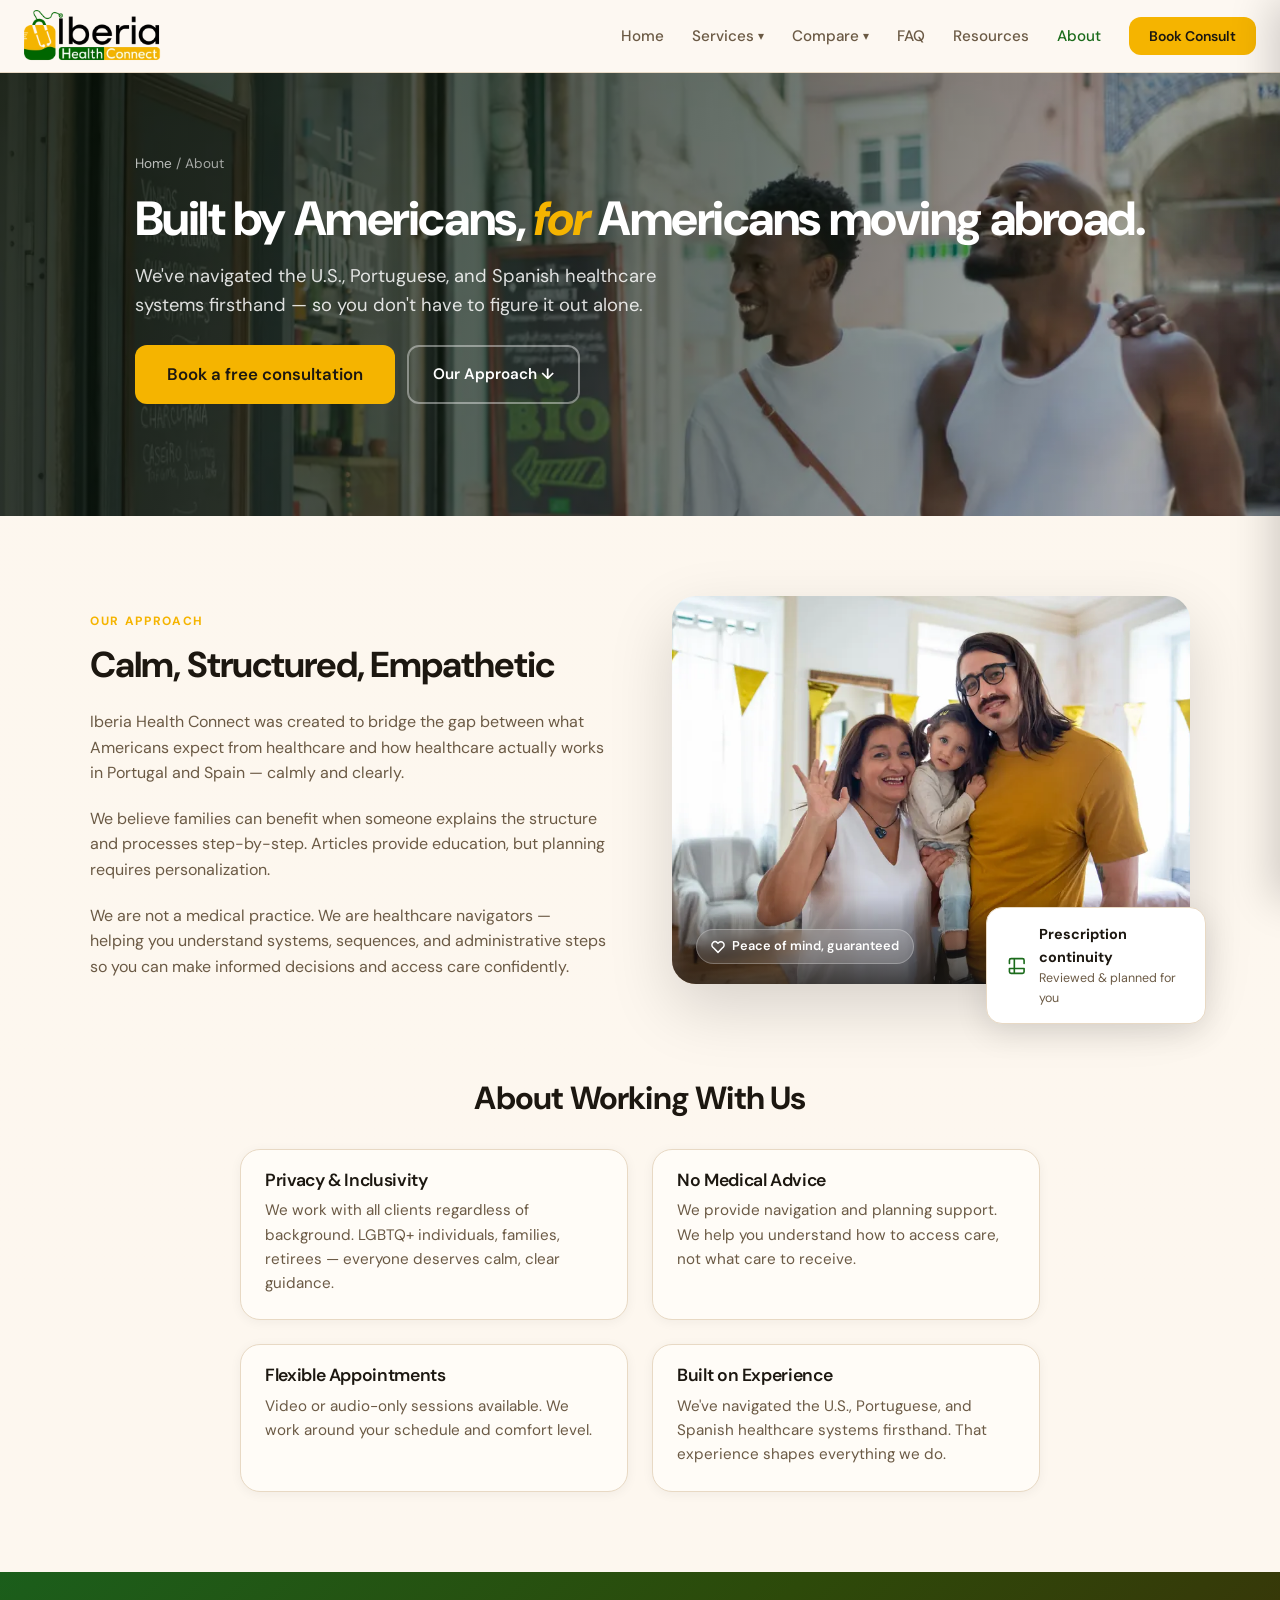
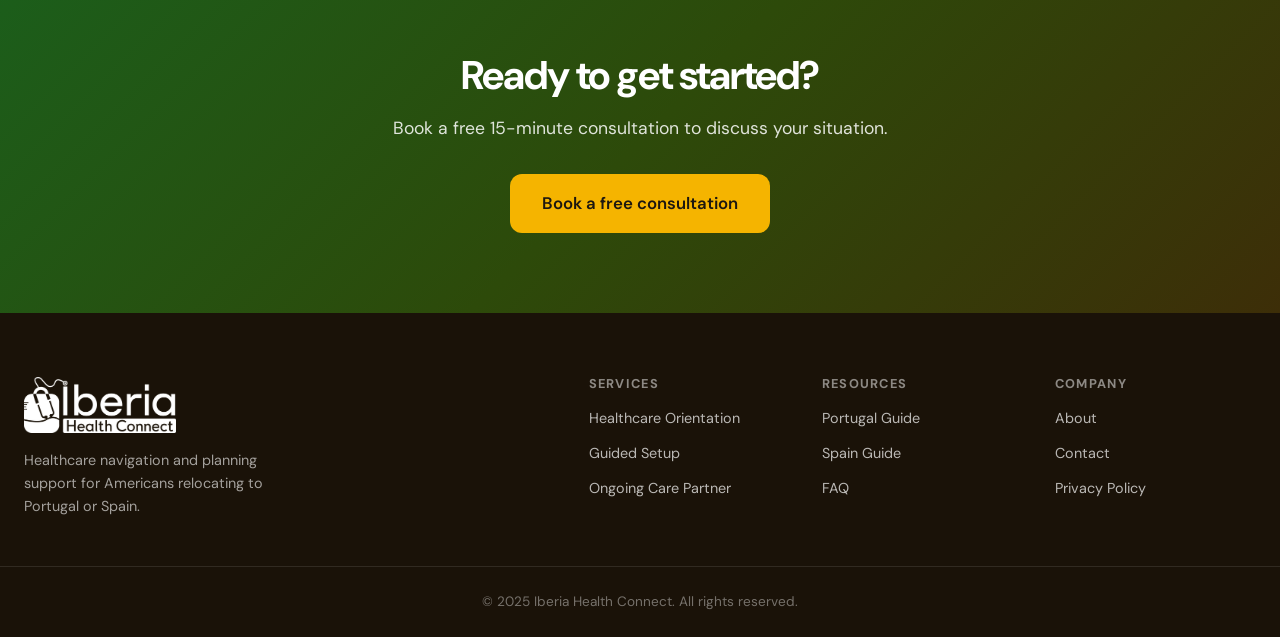
<file: about.html>
<!DOCTYPE html>
<html lang="en">
<head>
  <meta charset="UTF-8" /><meta name="viewport" content="width=device-width, initial-scale=1.0" />
  <meta name="description" content="Learn about Iberia Health Connect � built by Americans, for Americans relocating to Portugal or Spain." />
  <link rel="icon" type="image/svg+xml" href="favicon.svg" />
  <title>About – Iberia Health Connect</title>
  <link rel="preconnect" href="https://fonts.googleapis.com">
  <link rel="preconnect" href="https://fonts.gstatic.com" crossorigin>
  <link href="https://fonts.googleapis.com/css2?family=DM+Sans:ital,opsz,wght@0,9..40,300..700;1,9..40,300..700&display=swap" rel="stylesheet">
  <link href="https://fonts.cdnfonts.com/css/nekst" rel="stylesheet">
  <link rel="stylesheet" href="css/style.css" />
</head>
<body>
  <header class="navbar" id="navbar">
    <div class="container nav-inner">
      <a href="index.html" class="nav-logo"><img src="images/IBERIA HEALTH.webp" alt="Iberia Health Connect" class="logo-img" /></a>
      <nav class="nav-links">
        <a href="index.html" class="nav-link">Home</a>
        <div class="nav-dropdown">
          <button class="nav-link dropdown-btn">Services <span class="chevron">▾</span></button>
          <div class="dropdown-menu">
            <a href="services/healthcare-orientation.html">Tier 1: Healthcare Orientation</a>
            <a href="services/guided-setup.html">Tier 2: Guided Setup</a>
            <a href="services/ongoing-care-partner.html">Tier 3: Ongoing Care Partner</a>
          </div>
        </div>
        <div class="nav-dropdown">
          <button class="nav-link dropdown-btn">Compare <span class="chevron">▾</span></button>
          <div class="dropdown-menu">
            <a href="portugal-vs-spain.html">Portugal vs Spain Comparison</a>
            <a href="portugal-guide.html">Portugal Healthcare Guide</a>
            <a href="spain-guide.html">Spain Healthcare Guide</a>
          </div>
        </div>
        <a href="faq.html" class="nav-link">FAQ</a>
        <a href="resources.html" class="nav-link">Resources</a>
        <a href="about.html" class="nav-link active">About</a>
        <a href="contact.html" class="btn btn-accent nav-cta">Book Consult</a>
      </nav>      <button class="hamburger" id="hamburger" aria-label="Toggle menu"><span></span><span></span><span></span></button>
    </div>
  </header>

  <!-- Mobile drawer -->
  <div class="mobile-menu" id="mobileMenu" role="dialog" aria-label="Navigation menu">
    <div class="mobile-menu-header">
      <img src="images/IBERIA HEALTH.webp" alt="Iberia Health Connect" class="mobile-menu-logo" />
      <button class="mobile-menu-close" id="mobileClose" aria-label="Close menu">
        <svg xmlns="http://www.w3.org/2000/svg" width="20" height="20" viewBox="0 0 24 24" fill="none" stroke="currentColor" stroke-width="2.5" stroke-linecap="round" stroke-linejoin="round"><path d="M18 6 6 18"/><path d="m6 6 12 12"/></svg>
      </button>
    </div>
    <div class="mobile-menu-body">
      <div class="mobile-menu-cta">
        <a href="contact.html" class="btn btn-accent btn-block">Book a Free Consult</a>
      </div>
      <a href="index.html" class="mobile-link">Home</a>
      <div class="mobile-section-label">Services</div>
      <a href="services/healthcare-orientation.html" class="mobile-link">Tier 1: Healthcare Orientation</a>
      <a href="services/guided-setup.html" class="mobile-link">Tier 2: Guided Setup</a>
      <a href="services/ongoing-care-partner.html" class="mobile-link">Tier 3: Ongoing Care Partner</a>
      <div class="mobile-section-label">Compare</div>
      <a href="portugal-vs-spain.html" class="mobile-link">Portugal vs Spain</a>
      <a href="portugal-guide.html" class="mobile-link">Portugal Guide</a>
      <a href="spain-guide.html" class="mobile-link">Spain Guide</a>
      <div class="mobile-section-label">More</div>
      <a href="faq.html" class="mobile-link">FAQ</a>
      <a href="resources.html" class="mobile-link">Resources</a>
      <a href="about.html" class="mobile-link">About</a>
      <a href="contact.html" class="mobile-link">Contact</a>
    </div>
  </div>

  <!-- About Hero — clean full-bleed image, text overlaid -->
  <section class="page-hero" style="background-image:url('images/couple market portugal.webp');background-size:cover;background-position:center top;position:relative;min-height:420px;display:flex;align-items:flex-end;">
    <div style="position:absolute;inset:0;background:linear-gradient(105deg,rgba(5,15,5,0.82) 0%,rgba(5,15,5,0.55) 55%,rgba(5,15,5,0.15) 100%);"></div>
    <div class="container" style="position:relative;z-index:1;padding-bottom:3rem;">
      <div class="breadcrumb"><a href="index.html">Home</a> / About</div>
      <h1>Built by Americans, <em style="font-style:italic;color:var(--accent);">for</em> Americans moving abroad.</h1>
      <p style="max-width:560px;color:rgba(255,255,255,0.85);margin-top:0.75rem;">We've navigated the U.S., Portuguese, and Spanish healthcare systems firsthand — so you don't have to figure it out alone.</p>
      <div style="display:flex;gap:0.75rem;flex-wrap:wrap;margin-top:1.5rem;">
        <a href="contact.html" class="btn btn-accent btn-lg">Book a free consultation</a>
        <a href="#approach" class="btn btn-ghost-white">Our Approach ↓</a>
      </div>
    </div>
  </section>

  <section class="section" id="approach">
    <div class="container">
      <div class="about-approach-grid">
        <div>
          <div class="section-eyebrow">Our Approach</div>
          <h2 class="serif" style="font-size:2.25rem; margin-bottom:1.5rem;">Calm, Structured, Empathetic</h2>
          <p style="color:var(--muted-foreground); margin-bottom:1.25rem;">Iberia Health Connect was created to bridge the gap between what Americans expect from healthcare and how healthcare actually works in Portugal and Spain — calmly and clearly.</p>
          <p style="color:var(--muted-foreground); margin-bottom:1.25rem;">We believe families can benefit when someone explains the structure and processes step-by-step. Articles provide education, but planning requires personalization.</p>
          <p style="color:var(--muted-foreground); margin-bottom:1.25rem;">We are not a medical practice. We are healthcare navigators — helping you understand systems, sequences, and administrative steps so you can make informed decisions and access care confidently.</p>
        </div>
        <div class="about-approach-mockup">
          <div class="about-mockup-card">
            <img
              src="images/young family portugal.webp"
              alt="Family in Portugal — warm and celebratory"
              class="about-mockup-img"
            />
            <div class="about-mockup-overlay">
              <div class="about-mockup-tag">
                <svg xmlns="http://www.w3.org/2000/svg" width="14" height="14" viewBox="0 0 24 24" fill="none" stroke="currentColor" stroke-width="2.5" stroke-linecap="round" stroke-linejoin="round"><path d="M20.84 4.61a5.5 5.5 0 0 0-7.78 0L12 5.67l-1.06-1.06a5.5 5.5 0 0 0-7.78 7.78l1.06 1.06L12 21.23l7.78-7.78 1.06-1.06a5.5 5.5 0 0 0 0-7.78z"/></svg>
                Peace of mind, guaranteed
              </div>
            </div>
          </div>
          <div class="about-mockup-accent-card">
            <svg xmlns="http://www.w3.org/2000/svg" width="22" height="22" viewBox="0 0 24 24" fill="none" stroke="currentColor" stroke-width="2" stroke-linecap="round" stroke-linejoin="round" style="color:var(--primary)"><path d="M9 3H5a2 2 0 0 0-2 2v4m6-6h10a2 2 0 0 1 2 2v4M9 3v18m0 0h10a2 2 0 0 0 2-2v-4M9 21H5a2 2 0 0 1-2-2v-4m0 0h18"/></svg>
            <div>
              <div style="font-weight:700; font-size:0.9rem;">Prescription continuity</div>
              <div style="font-size:0.78rem; color:var(--muted-foreground);">Reviewed &amp; planned for you</div>
            </div>
          </div>
        </div>
      </div>

      <div style="max-width:800px; margin:4rem auto 0;">
        <h2 class="serif" style="font-size:2rem; margin-bottom:2rem; text-align:center;">About Working With Us</h2>
        <div class="about-working-grid">
          <div class="who-card">
            <h4>Privacy & Inclusivity</h4>
            <p>We work with all clients regardless of background. LGBTQ+ individuals, families, retirees — everyone deserves calm, clear guidance.</p>
          </div>
          <div class="who-card">
            <h4>No Medical Advice</h4>
            <p>We provide navigation and planning support. We help you understand how to access care, not what care to receive.</p>
          </div>
          <div class="who-card">
            <h4>Flexible Appointments</h4>
            <p>Video or audio-only sessions available. We work around your schedule and comfort level.</p>
          </div>
          <div class="who-card">
            <h4>Built on Experience</h4>
            <p>We've navigated the U.S., Portuguese, and Spanish healthcare systems firsthand. That experience shapes everything we do.</p>
          </div>
        </div>
      </div>
    </div>
  </section>

  <section class="cta-banner">
    <div class="container text-center">
      <h2 class="serif cta-title">Ready to get started?</h2>
      <p>Book a free 15-minute consultation to discuss your situation.</p>
      <a href="contact.html" class="btn btn-accent btn-lg">Book a free consultation</a>
    </div>
  </section>

  <footer class="footer">
    <div class="container footer-inner">
      <div class="footer-brand"><img src="images/Logo PNG (1).webp" alt="Iberia Health Connect" class="footer-logo" /><p>Healthcare navigation and planning support for Americans relocating to Portugal or Spain.</p></div>
      <div class="footer-links">
        <div class="footer-col"><h5>Services</h5><a href="services/healthcare-orientation.html">Healthcare Orientation</a><a href="services/guided-setup.html">Guided Setup</a><a href="services/ongoing-care-partner.html">Ongoing Care Partner</a></div>
        <div class="footer-col"><h5>Resources</h5><a href="portugal-guide.html">Portugal Guide</a><a href="spain-guide.html">Spain Guide</a><a href="faq.html">FAQ</a></div>
        <div class="footer-col"><h5>Company</h5><a href="about.html">About</a><a href="contact.html">Contact</a><a href="privacy.html">Privacy Policy</a></div>
      </div>
    </div>
    <div class="footer-bottom"><p>© 2025 Iberia Health Connect. All rights reserved.</p></div>
  </footer>
  <script src="js/main.js"></script>
</body>
</html>
</file>
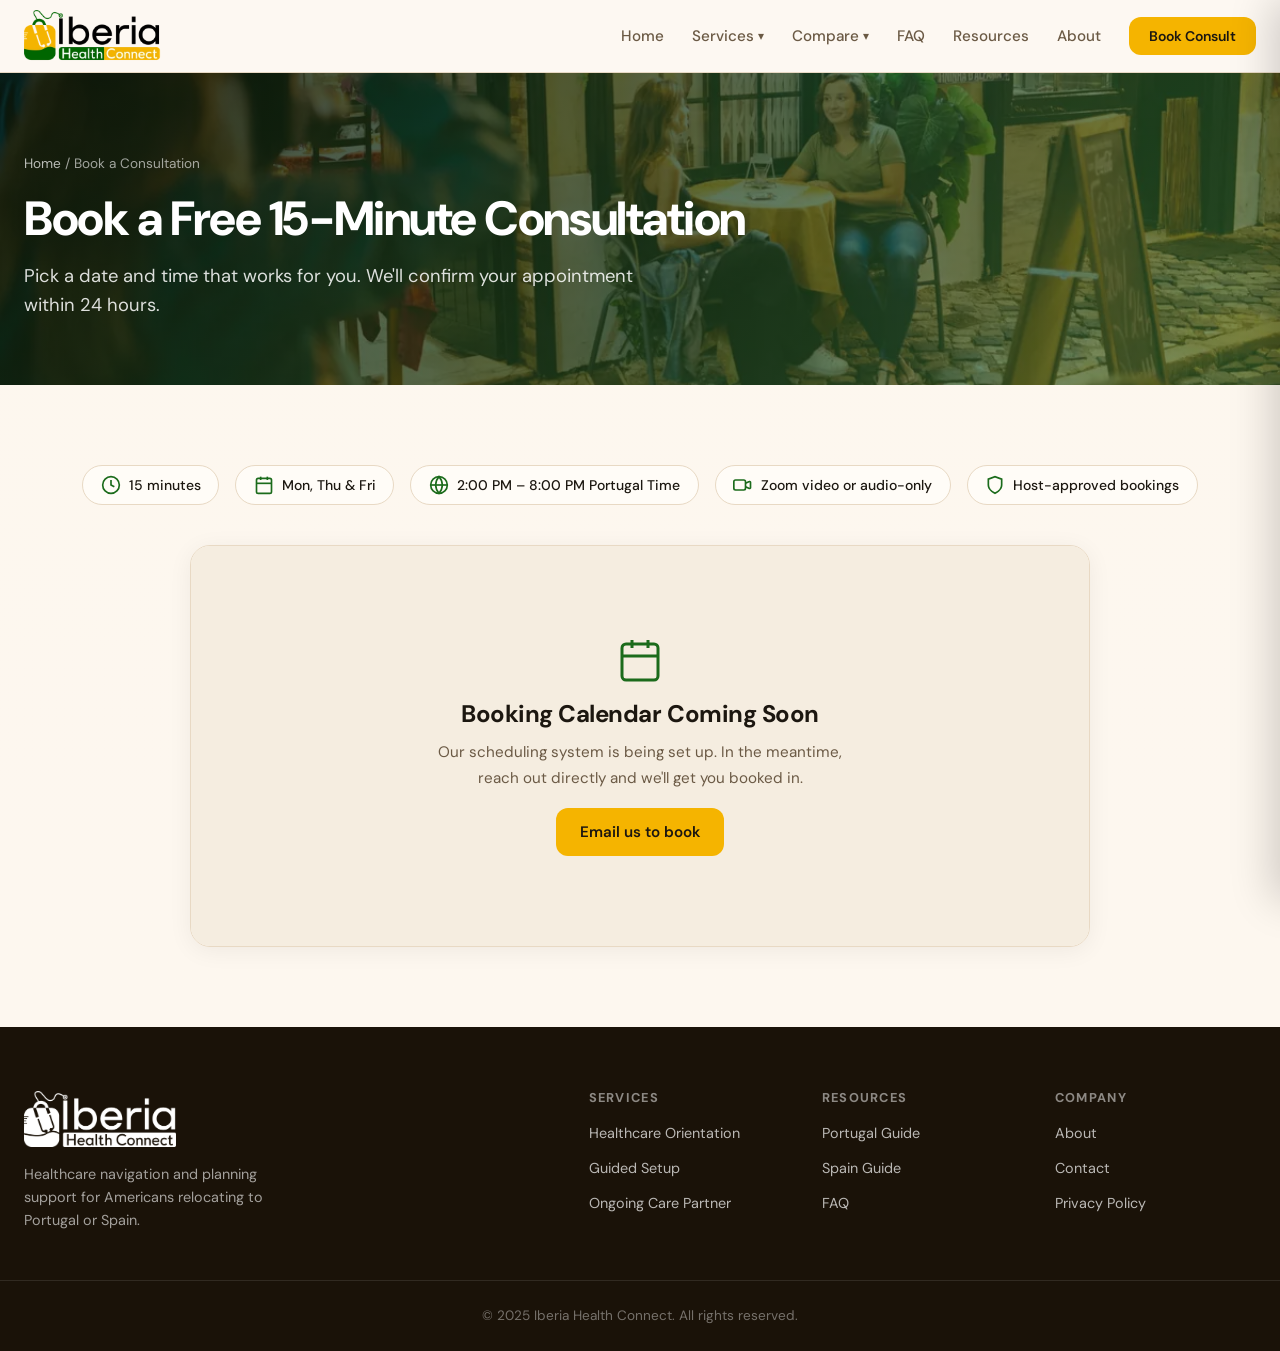
<file: contact.html>
<!DOCTYPE html>
<html lang="en">
<head>
  <meta charset="UTF-8" /><meta name="viewport" content="width=device-width, initial-scale=1.0" />
  <meta name="description" content="Book a free 15-minute healthcare consultation with Iberia Health Connect. We help Americans navigate Portugal and Spain." />
  <link rel="icon" type="image/svg+xml" href="favicon.svg" />
  <title>Contact & Consult – Iberia Health Connect</title>
  <link rel="preconnect" href="https://fonts.googleapis.com">
  <link rel="preconnect" href="https://fonts.gstatic.com" crossorigin>
  <link href="https://fonts.googleapis.com/css2?family=DM+Sans:ital,opsz,wght@0,9..40,300..700;1,9..40,300..700&display=swap" rel="stylesheet">
  <link href="https://fonts.cdnfonts.com/css/nekst" rel="stylesheet">
  <link rel="stylesheet" href="css/style.css" />
</head>
<body>
  <header class="navbar" id="navbar">
    <div class="container nav-inner">
      <a href="index.html" class="nav-logo"><img src="images/IBERIA HEALTH.webp" alt="Iberia Health Connect" class="logo-img" /></a>
      <nav class="nav-links">
        <a href="index.html" class="nav-link">Home</a>
        <div class="nav-dropdown">
          <button class="nav-link dropdown-btn">Services <span class="chevron">▾</span></button>
          <div class="dropdown-menu">
            <a href="services/healthcare-orientation.html">Tier 1: Healthcare Orientation</a>
            <a href="services/guided-setup.html">Tier 2: Guided Setup</a>
            <a href="services/ongoing-care-partner.html">Tier 3: Ongoing Care Partner</a>
          </div>
        </div>
        <div class="nav-dropdown">
          <button class="nav-link dropdown-btn">Compare <span class="chevron">▾</span></button>
          <div class="dropdown-menu">
            <a href="portugal-vs-spain.html">Portugal vs Spain Comparison</a>
            <a href="portugal-guide.html">Portugal Healthcare Guide</a>
            <a href="spain-guide.html">Spain Healthcare Guide</a>
          </div>
        </div>
        <a href="faq.html" class="nav-link">FAQ</a>
        <a href="resources.html" class="nav-link">Resources</a>
        <a href="about.html" class="nav-link">About</a>
        <a href="contact.html" class="btn btn-accent nav-cta active">Book Consult</a>
      </nav>      <button class="hamburger" id="hamburger" aria-label="Toggle menu"><span></span><span></span><span></span></button>
    </div>
  </header>

  <!-- Mobile drawer -->
  <div class="mobile-menu" id="mobileMenu" role="dialog" aria-label="Navigation menu">
    <div class="mobile-menu-header">
      <img src="images/IBERIA HEALTH.webp" alt="Iberia Health Connect" class="mobile-menu-logo" />
      <button class="mobile-menu-close" id="mobileClose" aria-label="Close menu">
        <svg xmlns="http://www.w3.org/2000/svg" width="20" height="20" viewBox="0 0 24 24" fill="none" stroke="currentColor" stroke-width="2.5" stroke-linecap="round" stroke-linejoin="round"><path d="M18 6 6 18"/><path d="m6 6 12 12"/></svg>
      </button>
    </div>
    <div class="mobile-menu-body">
      <div class="mobile-menu-cta">
        <a href="contact.html" class="btn btn-accent btn-block">Book a Free Consult</a>
      </div>
      <a href="index.html" class="mobile-link">Home</a>
      <div class="mobile-section-label">Services</div>
      <a href="services/healthcare-orientation.html" class="mobile-link">Tier 1: Healthcare Orientation</a>
      <a href="services/guided-setup.html" class="mobile-link">Tier 2: Guided Setup</a>
      <a href="services/ongoing-care-partner.html" class="mobile-link">Tier 3: Ongoing Care Partner</a>
      <div class="mobile-section-label">Compare</div>
      <a href="portugal-vs-spain.html" class="mobile-link">Portugal vs Spain</a>
      <a href="portugal-guide.html" class="mobile-link">Portugal Guide</a>
      <a href="spain-guide.html" class="mobile-link">Spain Guide</a>
      <div class="mobile-section-label">More</div>
      <a href="faq.html" class="mobile-link">FAQ</a>
      <a href="resources.html" class="mobile-link">Resources</a>
      <a href="about.html" class="mobile-link">About</a>
      <a href="contact.html" class="mobile-link">Contact</a>
    </div>
  </div>

  <section class="page-hero" style="background-image:url('images/young people cafe portugal.webp');background-size:cover;background-position:center;position:relative;">
    <div style="position:absolute;inset:0;background:linear-gradient(135deg,rgba(8,20,6,0.80) 0%,rgba(45,106,45,0.60) 100%);"></div>
    <div class="container" style="position:relative;z-index:1;">
      <div class="breadcrumb"><a href="index.html">Home</a> / Book a Consultation</div>
      <h1>Book a Free 15-Minute Consultation</h1>
      <p>Pick a date and time that works for you. We'll confirm your appointment within 24 hours.</p>
    </div>
  </section>

  <section class="section">
    <div class="container">

      <!-- Info strip -->
      <div class="booking-info-strip">
        <div class="booking-info-item">
          <svg width="20" height="20" viewBox="0 0 24 24" fill="none" stroke="currentColor" stroke-width="2"><circle cx="12" cy="12" r="10"/><polyline points="12 6 12 12 16 14"/></svg>
          <span>15 minutes</span>
        </div>
        <div class="booking-info-item">
          <svg width="20" height="20" viewBox="0 0 24 24" fill="none" stroke="currentColor" stroke-width="2"><rect x="3" y="4" width="18" height="18" rx="2"/><line x1="16" y1="2" x2="16" y2="6"/><line x1="8" y1="2" x2="8" y2="6"/><line x1="3" y1="10" x2="21" y2="10"/></svg>
          <span>Mon, Thu &amp; Fri</span>
        </div>
        <div class="booking-info-item">
          <svg width="20" height="20" viewBox="0 0 24 24" fill="none" stroke="currentColor" stroke-width="2"><circle cx="12" cy="12" r="10"/><line x1="2" y1="12" x2="22" y2="12"/><path d="M12 2a15.3 15.3 0 0 1 4 10 15.3 15.3 0 0 1-4 10 15.3 15.3 0 0 1-4-10 15.3 15.3 0 0 1 4-10z"/></svg>
          <span>2:00 PM – 8:00 PM Portugal Time</span>
        </div>
        <div class="booking-info-item">
          <svg width="20" height="20" viewBox="0 0 24 24" fill="none" stroke="currentColor" stroke-width="2"><path d="M15 10l4.553-2.069A1 1 0 0 1 21 8.82v6.36a1 1 0 0 1-1.447.89L15 14"/><rect x="1" y="6" width="14" height="12" rx="2"/></svg>
          <span>Zoom video or audio-only</span>
        </div>
        <div class="booking-info-item">
          <svg width="20" height="20" viewBox="0 0 24 24" fill="none" stroke="currentColor" stroke-width="2"><path d="M12 22s8-4 8-10V5l-8-3-8 3v7c0 6 8 10 8 10z"/></svg>
          <span>Host-approved bookings</span>
        </div>
      </div>

      <!-- Calendly embed area -->
      <div class="calendly-wrap">
        <!-- ═══════════════════════════════════════════════════
             REPLACE the placeholder below with the Calendly
             inline embed script once the client shares their
             Calendly link. Example:

             <div class="calendly-inline-widget"
               data-url="https://calendly.com/YOUR-LINK"
               style="min-width:320px;height:700px;">
             </div>
             <script src="https://assets.calendly.com/assets/external/widget.js" async></script>
        ════════════════════════════════════════════════════ -->
        <div class="calendly-placeholder">
          <svg width="48" height="48" viewBox="0 0 24 24" fill="none" stroke="currentColor" stroke-width="1.5" style="color:var(--primary); margin-bottom:1rem;"><rect x="3" y="4" width="18" height="18" rx="2"/><line x1="16" y1="2" x2="16" y2="6"/><line x1="8" y1="2" x2="8" y2="6"/><line x1="3" y1="10" x2="21" y2="10"/></svg>
          <h3>Booking Calendar Coming Soon</h3>
          <p>Our scheduling system is being set up. In the meantime, reach out directly and we'll get you booked in.</p>
          <a href="mailto:hello@iberiahealthconnect" class="btn btn-accent" style="margin-top:1rem;">Email us to book</a>
        </div>
      </div>

    </div>
  </section>

  <footer class="footer">
    <div class="container footer-inner">
      <div class="footer-brand">
        <img src="images/Logo PNG (1).webp" alt="Iberia Health Connect" class="footer-logo" />
        <p>Healthcare navigation and planning support for Americans relocating to Portugal or Spain.</p>
      </div>
      <div class="footer-links">
        <div class="footer-col">
          <h5>Services</h5>
          <a href="services/healthcare-orientation.html">Healthcare Orientation</a>
          <a href="services/guided-setup.html">Guided Setup</a>
          <a href="services/ongoing-care-partner.html">Ongoing Care Partner</a>
        </div>
        <div class="footer-col">
          <h5>Resources</h5>
          <a href="portugal-guide.html">Portugal Guide</a>
          <a href="spain-guide.html">Spain Guide</a>
          <a href="faq.html">FAQ</a>
        </div>
        <div class="footer-col">
          <h5>Company</h5>
          <a href="about.html">About</a>
          <a href="contact.html">Contact</a>
          <a href="privacy.html">Privacy Policy</a>
        </div>
      </div>
    </div>
    <div class="footer-bottom"><p>© 2025 Iberia Health Connect. All rights reserved.</p></div>
  </footer>
  <script src="js/main.js"></script>
</body>
</html>
</file>
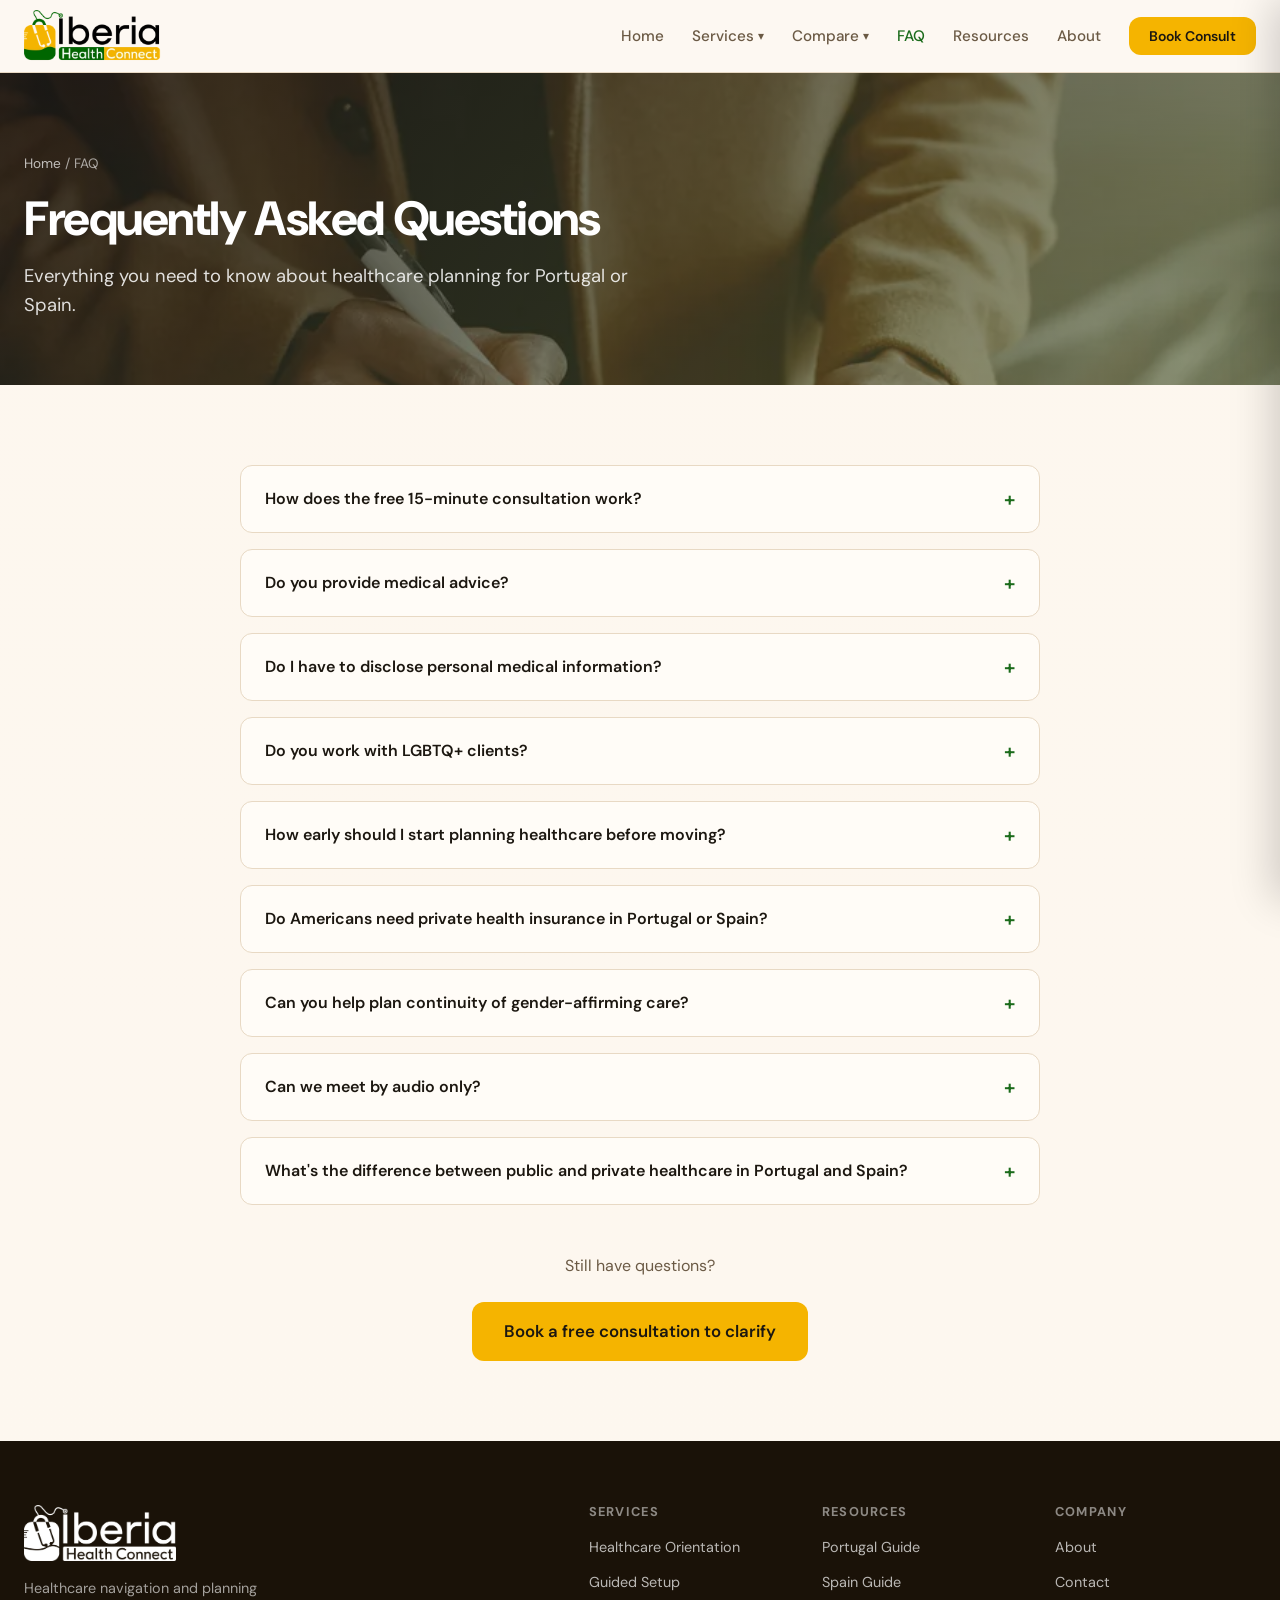
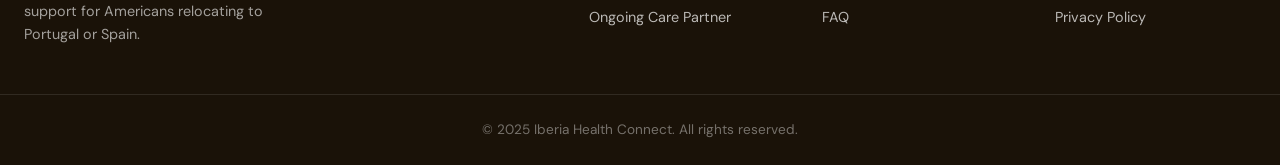
<file: faq.html>
<!DOCTYPE html>
<html lang="en">
<head>
  <meta charset="UTF-8" /><meta name="viewport" content="width=device-width, initial-scale=1.0" />
  <meta name="description" content="Frequently asked questions about healthcare planning for Americans moving to Portugal or Spain." />
  <link rel="icon" type="image/svg+xml" href="favicon.svg" />
  <title>FAQ – Iberia Health Connect</title>
  <link rel="preconnect" href="https://fonts.googleapis.com">
  <link rel="preconnect" href="https://fonts.gstatic.com" crossorigin>
  <link href="https://fonts.googleapis.com/css2?family=DM+Sans:ital,opsz,wght@0,9..40,300..700;1,9..40,300..700&display=swap" rel="stylesheet">
  <link href="https://fonts.cdnfonts.com/css/nekst" rel="stylesheet">
  <link rel="stylesheet" href="css/style.css" />
</head>
<body>
  <header class="navbar" id="navbar">
    <div class="container nav-inner">
      <a href="index.html" class="nav-logo"><img src="images/IBERIA HEALTH.webp" alt="Iberia Health Connect" class="logo-img" /></a>
      <nav class="nav-links">
        <a href="index.html" class="nav-link">Home</a>
        <div class="nav-dropdown">
          <button class="nav-link dropdown-btn">Services <span class="chevron">▾</span></button>
          <div class="dropdown-menu">
            <a href="services/healthcare-orientation.html">Tier 1: Healthcare Orientation</a>
            <a href="services/guided-setup.html">Tier 2: Guided Setup</a>
            <a href="services/ongoing-care-partner.html">Tier 3: Ongoing Care Partner</a>
          </div>
        </div>
        <div class="nav-dropdown">
          <button class="nav-link dropdown-btn">Compare <span class="chevron">▾</span></button>
          <div class="dropdown-menu">
            <a href="portugal-vs-spain.html">Portugal vs Spain Comparison</a>
            <a href="portugal-guide.html">Portugal Healthcare Guide</a>
            <a href="spain-guide.html">Spain Healthcare Guide</a>
          </div>
        </div>
        <a href="faq.html" class="nav-link active">FAQ</a>
        <a href="resources.html" class="nav-link">Resources</a>
        <a href="about.html" class="nav-link">About</a>
        <a href="contact.html" class="btn btn-accent nav-cta">Book Consult</a>
      </nav>      <button class="hamburger" id="hamburger" aria-label="Toggle menu"><span></span><span></span><span></span></button>
    </div>
  </header>

  <!-- Mobile drawer -->
  <div class="mobile-menu" id="mobileMenu" role="dialog" aria-label="Navigation menu">
    <div class="mobile-menu-header">
      <img src="images/IBERIA HEALTH.webp" alt="Iberia Health Connect" class="mobile-menu-logo" />
      <button class="mobile-menu-close" id="mobileClose" aria-label="Close menu">
        <svg xmlns="http://www.w3.org/2000/svg" width="20" height="20" viewBox="0 0 24 24" fill="none" stroke="currentColor" stroke-width="2.5" stroke-linecap="round" stroke-linejoin="round"><path d="M18 6 6 18"/><path d="m6 6 12 12"/></svg>
      </button>
    </div>
    <div class="mobile-menu-body">
      <div class="mobile-menu-cta">
        <a href="contact.html" class="btn btn-accent btn-block">Book a Free Consult</a>
      </div>
      <a href="index.html" class="mobile-link">Home</a>
      <div class="mobile-section-label">Services</div>
      <a href="services/healthcare-orientation.html" class="mobile-link">Tier 1: Healthcare Orientation</a>
      <a href="services/guided-setup.html" class="mobile-link">Tier 2: Guided Setup</a>
      <a href="services/ongoing-care-partner.html" class="mobile-link">Tier 3: Ongoing Care Partner</a>
      <div class="mobile-section-label">Compare</div>
      <a href="portugal-vs-spain.html" class="mobile-link">Portugal vs Spain</a>
      <a href="portugal-guide.html" class="mobile-link">Portugal Guide</a>
      <a href="spain-guide.html" class="mobile-link">Spain Guide</a>
      <div class="mobile-section-label">More</div>
      <a href="faq.html" class="mobile-link">FAQ</a>
      <a href="resources.html" class="mobile-link">Resources</a>
      <a href="about.html" class="mobile-link">About</a>
      <a href="contact.html" class="mobile-link">Contact</a>
    </div>
  </div>

  <section class="page-hero" style="background-image: url('images/warm paperwork.webp'); background-size: cover; background-position: center top; position: relative;">
    <div style="position:absolute;inset:0;background:linear-gradient(135deg,rgba(28,25,23,0.78) 0%,rgba(92,107,58,0.55) 100%);"></div>
    <div class="container" style="position:relative;z-index:1;">
      <div class="breadcrumb"><a href="index.html">Home</a> / FAQ</div>
      <h1>Frequently Asked Questions</h1>
      <p>Everything you need to know about healthcare planning for Portugal or Spain.</p>
    </div>
  </section>

  <section class="section">
    <div class="container">
      <div class="faq-list">

        <div class="faq-item">
          <button class="faq-question">How does the free 15-minute consultation work? <span class="faq-icon">+</span></button>
          <div class="faq-answer"><div class="faq-answer-inner">We schedule a short call to discuss your situation, timeline, and what you need most. There's no obligation — it's simply a chance to see if we're a good fit and clarify your options before committing to any tier.</div></div>
        </div>

        <div class="faq-item">
          <button class="faq-question">Do you provide medical advice? <span class="faq-icon">+</span></button>
          <div class="faq-answer"><div class="faq-answer-inner">No. We provide healthcare navigation and planning support — helping you understand systems, sequences, and administrative steps. We do not diagnose, prescribe, or provide clinical guidance. We help you understand how to access care, not what care to receive.</div></div>
        </div>

        <div class="faq-item">
          <button class="faq-question">Do I have to disclose personal medical information? <span class="faq-icon">+</span></button>
          <div class="faq-answer"><div class="faq-answer-inner">No. Share only what you're comfortable sharing about prescriptions or care continuity. We can work effectively with general information about your situation without requiring detailed medical history.</div></div>
        </div>

        <div class="faq-item">
          <button class="faq-question">Do you work with LGBTQ+ clients? <span class="faq-icon">+</span></button>
          <div class="faq-answer"><div class="faq-answer-inner">Yes. We work with LGBTQ+ individuals and couples, including trans adults and parents of transgender youth. We provide extra attention to continuity of care, documentation needs, and navigating systems that may require additional planning.</div></div>
        </div>

        <div class="faq-item">
          <button class="faq-question">How early should I start planning healthcare before moving? <span class="faq-icon">+</span></button>
          <div class="faq-answer"><div class="faq-answer-inner">Ideally 3–6 months before your move. Administrative timing affects continuity, and some steps — like prescription buffers and documentation gathering — take time. The earlier you start, the smoother the transition.</div></div>
        </div>

        <div class="faq-item">
          <button class="faq-question">Do Americans need private health insurance in Portugal or Spain? <span class="faq-icon">+</span></button>
          <div class="faq-answer"><div class="faq-answer-inner">It depends on your visa type and situation. Both countries have public healthcare systems that residents can access, but private insurance is often used during the early transition period and is sometimes required for visa applications. We help you understand what applies to your specific situation.</div></div>
        </div>

        <div class="faq-item">
          <button class="faq-question">Can you help plan continuity of gender-affirming care? <span class="faq-icon">+</span></button>
          <div class="faq-answer"><div class="faq-answer-inner">Yes. This is an area where planning ahead matters significantly. We help identify pathways, documentation requirements, and prescription continuity strategies specific to gender-affirming care in Portugal and Spain.</div></div>
        </div>

        <div class="faq-item">
          <button class="faq-question">Can we meet by audio only? <span class="faq-icon">+</span></button>
          <div class="faq-answer"><div class="faq-answer-inner">Absolutely. Prefer not to be on video? Audio-only is always available. Just let us know when you book.</div></div>
        </div>

        <div class="faq-item">
          <button class="faq-question">What's the difference between public and private healthcare in Portugal and Spain? <span class="faq-icon">+</span></button>
          <div class="faq-answer"><div class="faq-answer-inner">Both countries have national public systems (SNS in Portugal, SNS in Spain) that provide broad coverage, but access for new residents requires registration and can take time. Private care is widely available, often faster, and commonly used alongside the public system — especially during the early transition. The adjustment is less about quality and more about expectations and process.</div></div>
        </div>

      </div>

      <div style="text-align:center; margin-top:3rem;">
        <p style="color:var(--muted-foreground); margin-bottom:1.5rem;">Still have questions?</p>
        <a href="contact.html" class="btn btn-accent btn-lg">Book a free consultation to clarify</a>
      </div>
    </div>
  </section>

  <footer class="footer">
    <div class="container footer-inner">
      <div class="footer-brand">
        <img src="images/Logo PNG (1).webp" alt="Iberia Health Connect" class="footer-logo" />
        <p>Healthcare navigation and planning support for Americans relocating to Portugal or Spain.</p>
      </div>
      <div class="footer-links">
        <div class="footer-col"><h5>Services</h5><a href="services/healthcare-orientation.html">Healthcare Orientation</a><a href="services/guided-setup.html">Guided Setup</a><a href="services/ongoing-care-partner.html">Ongoing Care Partner</a></div>
        <div class="footer-col"><h5>Resources</h5><a href="portugal-guide.html">Portugal Guide</a><a href="spain-guide.html">Spain Guide</a><a href="faq.html">FAQ</a></div>
        <div class="footer-col"><h5>Company</h5><a href="about.html">About</a><a href="contact.html">Contact</a><a href="privacy.html">Privacy Policy</a></div>
      </div>
    </div>
    <div class="footer-bottom"><p>© 2025 Iberia Health Connect. All rights reserved.</p></div>
  </footer>
  <script src="js/main.js"></script>
</body>
</html>
</file>
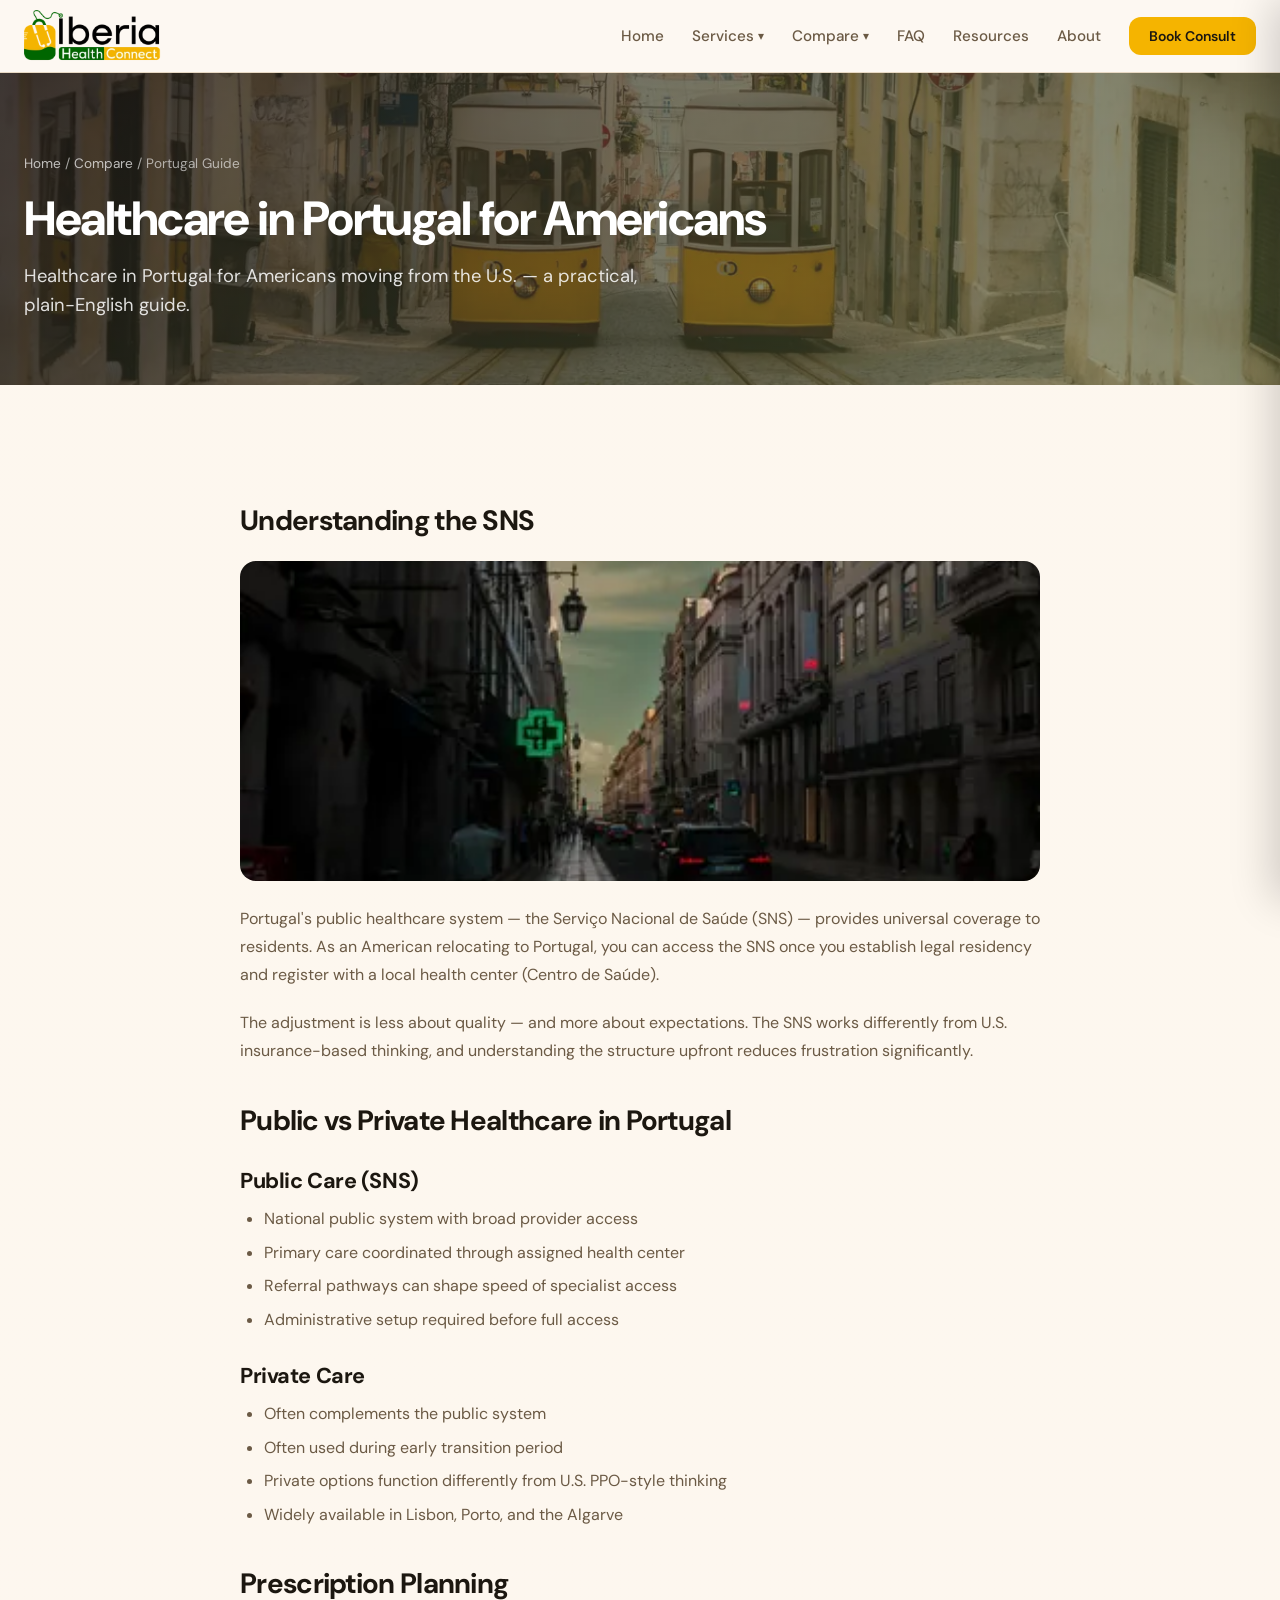
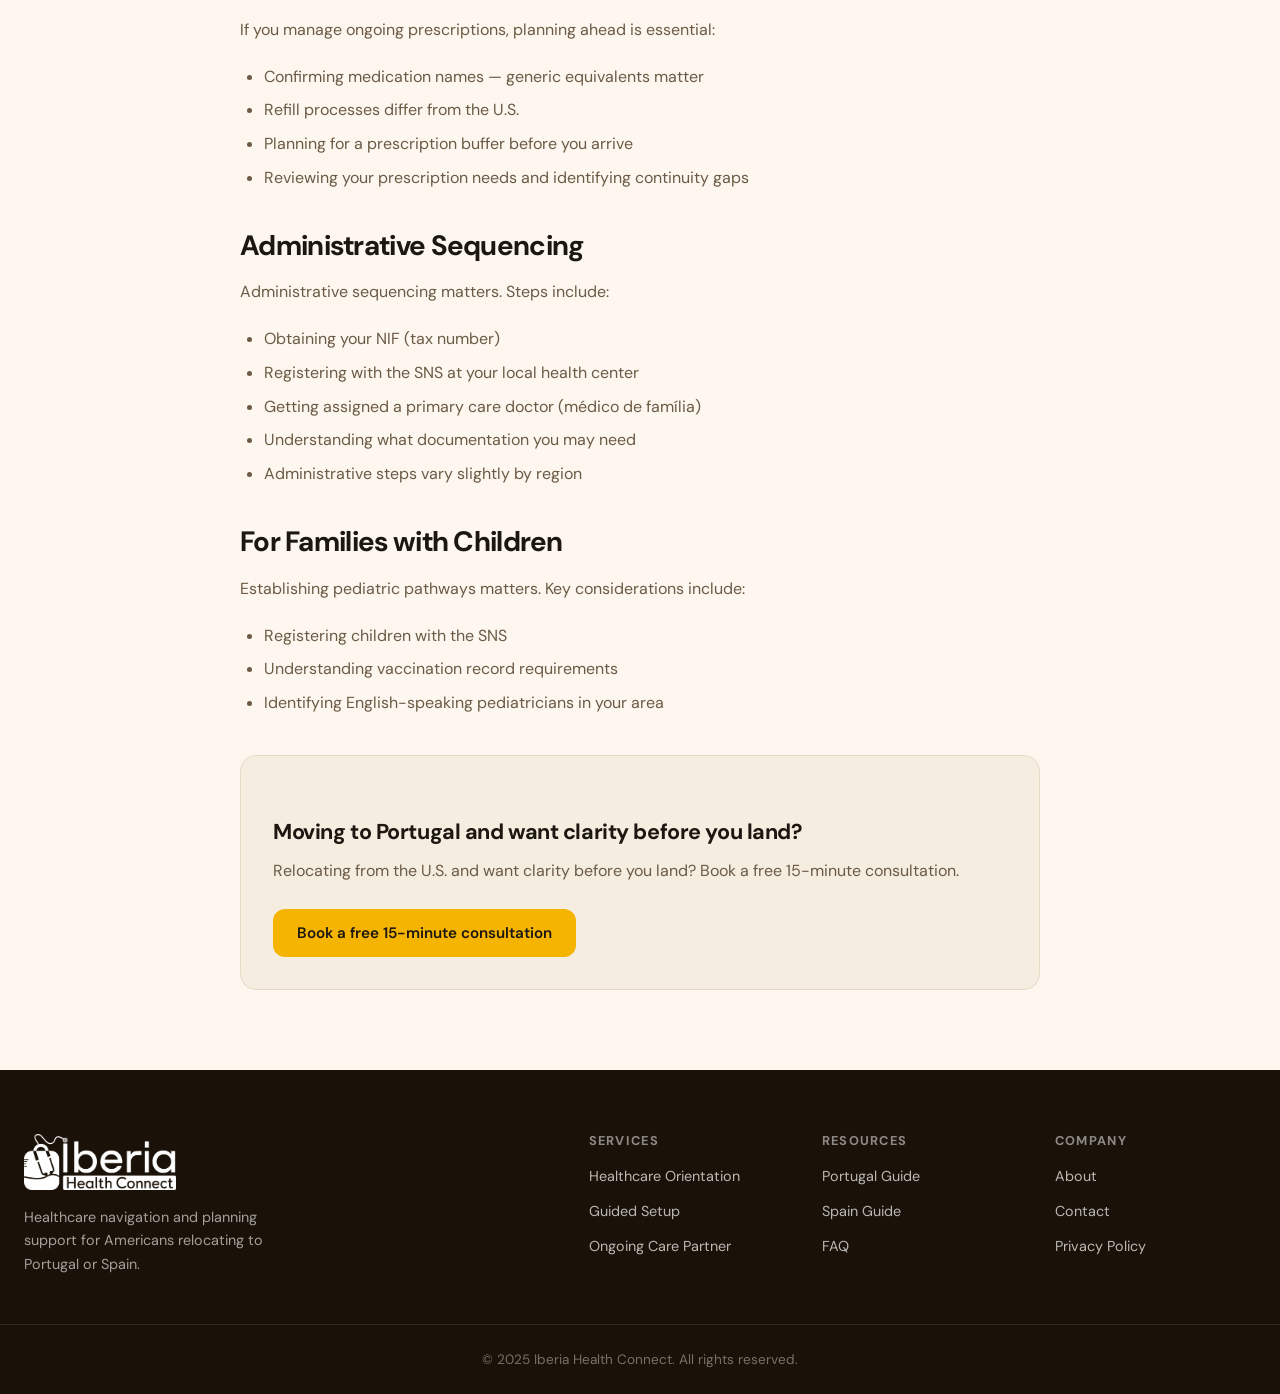
<file: portugal-guide.html>
<!DOCTYPE html>
<html lang="en">
<head>
  <meta charset="UTF-8" /><meta name="viewport" content="width=device-width, initial-scale=1.0" />
  <meta name="description" content="A plain-English guide to healthcare in Portugal for Americans � SNS, private care, prescriptions, and more." />
  <link rel="icon" type="image/svg+xml" href="favicon.svg" />
  <title>Portugal Healthcare Guide – Iberia Health Connect</title>
  <link rel="preconnect" href="https://fonts.googleapis.com">
  <link rel="preconnect" href="https://fonts.gstatic.com" crossorigin>
  <link href="https://fonts.googleapis.com/css2?family=DM+Sans:ital,opsz,wght@0,9..40,300..700;1,9..40,300..700&display=swap" rel="stylesheet">
  <link href="https://fonts.cdnfonts.com/css/nekst" rel="stylesheet">
  <link rel="stylesheet" href="css/style.css" />
</head>
<body>
  <header class="navbar" id="navbar">
    <div class="container nav-inner">
      <a href="index.html" class="nav-logo"><img src="images/IBERIA HEALTH.webp" alt="Iberia Health Connect" class="logo-img" /></a>
      <nav class="nav-links">
        <a href="index.html" class="nav-link">Home</a>
        <div class="nav-dropdown">
          <button class="nav-link dropdown-btn">Services <span class="chevron">▾</span></button>
          <div class="dropdown-menu">
            <a href="services/healthcare-orientation.html">Tier 1: Healthcare Orientation</a>
            <a href="services/guided-setup.html">Tier 2: Guided Setup</a>
            <a href="services/ongoing-care-partner.html">Tier 3: Ongoing Care Partner</a>
          </div>
        </div>
        <div class="nav-dropdown">
          <button class="nav-link dropdown-btn">Compare <span class="chevron">▾</span></button>
          <div class="dropdown-menu">
            <a href="portugal-vs-spain.html">Portugal vs Spain Comparison</a>
            <a href="portugal-guide.html">Portugal Healthcare Guide</a>
            <a href="spain-guide.html">Spain Healthcare Guide</a>
          </div>
        </div>
        <a href="faq.html" class="nav-link">FAQ</a>
        <a href="resources.html" class="nav-link">Resources</a>
        <a href="about.html" class="nav-link">About</a>
        <a href="contact.html" class="btn btn-accent nav-cta">Book Consult</a>
      </nav>      <button class="hamburger" id="hamburger" aria-label="Toggle menu"><span></span><span></span><span></span></button>
    </div>
  </header>

  <!-- Mobile drawer -->
  <div class="mobile-menu" id="mobileMenu" role="dialog" aria-label="Navigation menu">
    <div class="mobile-menu-header">
      <img src="images/IBERIA HEALTH.webp" alt="Iberia Health Connect" class="mobile-menu-logo" />
      <button class="mobile-menu-close" id="mobileClose" aria-label="Close menu">
        <svg xmlns="http://www.w3.org/2000/svg" width="20" height="20" viewBox="0 0 24 24" fill="none" stroke="currentColor" stroke-width="2.5" stroke-linecap="round" stroke-linejoin="round"><path d="M18 6 6 18"/><path d="m6 6 12 12"/></svg>
      </button>
    </div>
    <div class="mobile-menu-body">
      <div class="mobile-menu-cta">
        <a href="contact.html" class="btn btn-accent btn-block">Book a Free Consult</a>
      </div>
      <a href="index.html" class="mobile-link">Home</a>
      <div class="mobile-section-label">Services</div>
      <a href="services/healthcare-orientation.html" class="mobile-link">Tier 1: Healthcare Orientation</a>
      <a href="services/guided-setup.html" class="mobile-link">Tier 2: Guided Setup</a>
      <a href="services/ongoing-care-partner.html" class="mobile-link">Tier 3: Ongoing Care Partner</a>
      <div class="mobile-section-label">Compare</div>
      <a href="portugal-vs-spain.html" class="mobile-link">Portugal vs Spain</a>
      <a href="portugal-guide.html" class="mobile-link">Portugal Guide</a>
      <a href="spain-guide.html" class="mobile-link">Spain Guide</a>
      <div class="mobile-section-label">More</div>
      <a href="faq.html" class="mobile-link">FAQ</a>
      <a href="resources.html" class="mobile-link">Resources</a>
      <a href="about.html" class="mobile-link">About</a>
      <a href="contact.html" class="mobile-link">Contact</a>
    </div>
  </div>

  <section class="page-hero" style="background-image: url('images/portugal trams.webp'); background-size: cover; background-position: center; position: relative;">
    <div style="position:absolute;inset:0;background:linear-gradient(135deg,rgba(28,25,23,0.75) 0%,rgba(92,107,58,0.55) 100%);"></div>
    <div class="container" style="position:relative;z-index:1;">
      <div class="breadcrumb"><a href="index.html">Home</a> / <a href="portugal-vs-spain.html">Compare</a> / Portugal Guide</div>
      <h1>Healthcare in Portugal for Americans</h1>
      <p>Healthcare in Portugal for Americans moving from the U.S. — a practical, plain-English guide.</p>
    </div>
  </section>

  <section class="section">
    <div class="container">
      <div class="prose-content">
        <h2 class="serif">Understanding the SNS</h2>
        <img src="images/pharmacy portugal.webp" alt="Glowing green pharmacy cross on a Lisbon street" style="width:100%;border-radius:1rem;margin:1.5rem 0;object-fit:cover;max-height:320px;" loading="lazy" />
        <p>Portugal's public healthcare system — the Serviço Nacional de Saúde (SNS) — provides universal coverage to residents. As an American relocating to Portugal, you can access the SNS once you establish legal residency and register with a local health center (Centro de Saúde).</p>
        <p>The adjustment is less about quality — and more about expectations. The SNS works differently from U.S. insurance-based thinking, and understanding the structure upfront reduces frustration significantly.</p>

        <h2 class="serif">Public vs Private Healthcare in Portugal</h2>
        <h3>Public Care (SNS)</h3>
        <ul>
          <li>National public system with broad provider access</li>
          <li>Primary care coordinated through assigned health center</li>
          <li>Referral pathways can shape speed of specialist access</li>
          <li>Administrative setup required before full access</li>
        </ul>
        <h3>Private Care</h3>
        <ul>
          <li>Often complements the public system</li>
          <li>Often used during early transition period</li>
          <li>Private options function differently from U.S. PPO-style thinking</li>
          <li>Widely available in Lisbon, Porto, and the Algarve</li>
        </ul>

        <h2 class="serif">Prescription Planning</h2>
        <p>If you manage ongoing prescriptions, planning ahead is essential:</p>
        <ul>
          <li>Confirming medication names — generic equivalents matter</li>
          <li>Refill processes differ from the U.S.</li>
          <li>Planning for a prescription buffer before you arrive</li>
          <li>Reviewing your prescription needs and identifying continuity gaps</li>
        </ul>

        <h2 class="serif">Administrative Sequencing</h2>
        <p>Administrative sequencing matters. Steps include:</p>
        <ul>
          <li>Obtaining your NIF (tax number)</li>
          <li>Registering with the SNS at your local health center</li>
          <li>Getting assigned a primary care doctor (médico de família)</li>
          <li>Understanding what documentation you may need</li>
          <li>Administrative steps vary slightly by region</li>
        </ul>

        <h2 class="serif">For Families with Children</h2>
        <p>Establishing pediatric pathways matters. Key considerations include:</p>
        <ul>
          <li>Registering children with the SNS</li>
          <li>Understanding vaccination record requirements</li>
          <li>Identifying English-speaking pediatricians in your area</li>
        </ul>

        <div style="background:var(--secondary); border-radius:1rem; padding:2rem; margin-top:2.5rem; border:1px solid var(--border);">
          <h3 class="serif" style="margin-bottom:0.75rem;">Moving to Portugal and want clarity before you land?</h3>
          <p style="margin-bottom:1.5rem;">Relocating from the U.S. and want clarity before you land? Book a free 15-minute consultation.</p>
          <a href="contact.html" class="btn btn-accent">Book a free 15-minute consultation</a>
        </div>
      </div>
    </div>
  </section>

  <footer class="footer">
    <div class="container footer-inner">
      <div class="footer-brand"><img src="images/Logo PNG (1).webp" alt="Iberia Health Connect" class="footer-logo" /><p>Healthcare navigation and planning support for Americans relocating to Portugal or Spain.</p></div>
      <div class="footer-links">
        <div class="footer-col"><h5>Services</h5><a href="services/healthcare-orientation.html">Healthcare Orientation</a><a href="services/guided-setup.html">Guided Setup</a><a href="services/ongoing-care-partner.html">Ongoing Care Partner</a></div>
        <div class="footer-col"><h5>Resources</h5><a href="portugal-guide.html">Portugal Guide</a><a href="spain-guide.html">Spain Guide</a><a href="faq.html">FAQ</a></div>
        <div class="footer-col"><h5>Company</h5><a href="about.html">About</a><a href="contact.html">Contact</a><a href="privacy.html">Privacy Policy</a></div>
      </div>
    </div>
    <div class="footer-bottom"><p>© 2025 Iberia Health Connect. All rights reserved.</p></div>
  </footer>
  <script src="js/main.js"></script>
</body>
</html>
</file>
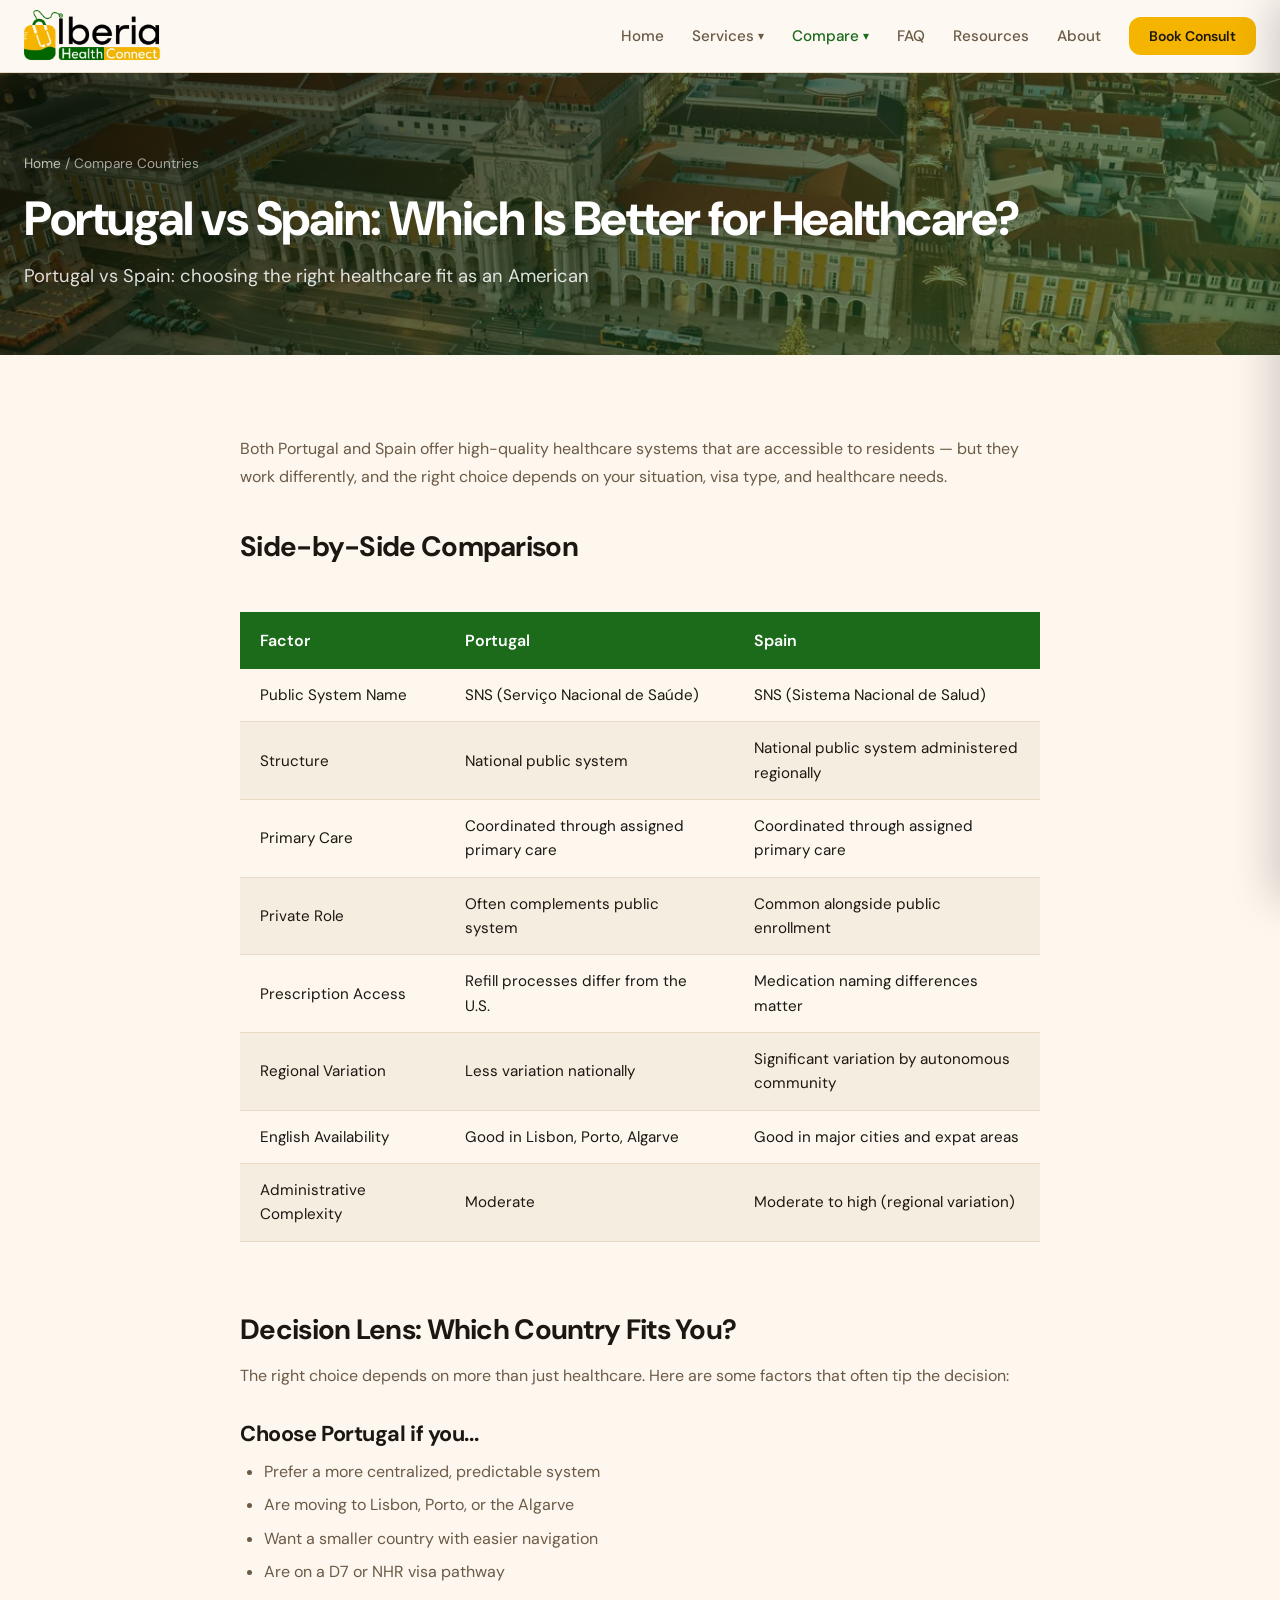
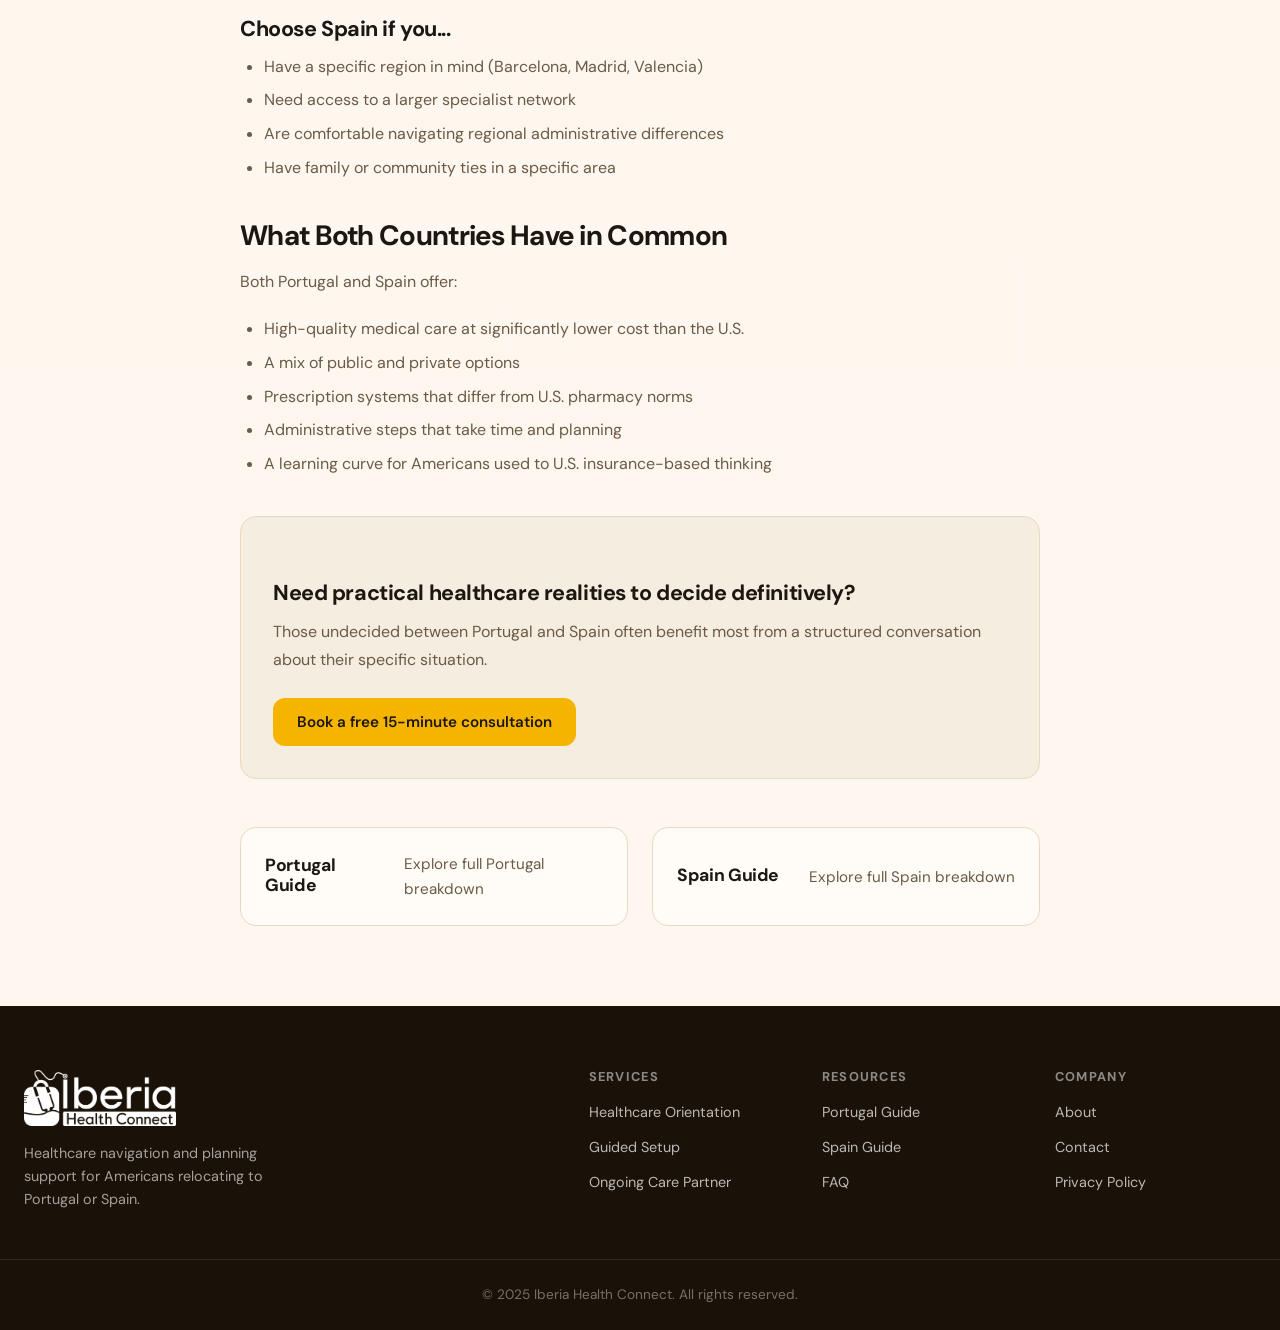
<file: portugal-vs-spain.html>
<!DOCTYPE html>
<html lang="en">
<head>
  <meta charset="UTF-8" /><meta name="viewport" content="width=device-width, initial-scale=1.0" />
  <meta name="description" content="Portugal vs Spain healthcare comparison for Americans � which country is the better fit for your needs?" />
  <link rel="icon" type="image/svg+xml" href="favicon.svg" />
  <title>Portugal vs Spain Healthcare – Iberia Health Connect</title>
  <link rel="preconnect" href="https://fonts.googleapis.com">
  <link rel="preconnect" href="https://fonts.gstatic.com" crossorigin>
  <link href="https://fonts.googleapis.com/css2?family=DM+Sans:ital,opsz,wght@0,9..40,300..700;1,9..40,300..700&display=swap" rel="stylesheet">
  <link href="https://fonts.cdnfonts.com/css/nekst" rel="stylesheet">
  <link rel="stylesheet" href="css/style.css" />
</head>
<body>
  <header class="navbar" id="navbar">
    <div class="container nav-inner">
      <a href="index.html" class="nav-logo"><img src="images/IBERIA HEALTH.webp" alt="Iberia Health Connect" class="logo-img" /></a>
      <nav class="nav-links">
        <a href="index.html" class="nav-link">Home</a>
        <div class="nav-dropdown">
          <button class="nav-link dropdown-btn">Services <span class="chevron">▾</span></button>
          <div class="dropdown-menu">
            <a href="services/healthcare-orientation.html">Tier 1: Healthcare Orientation</a>
            <a href="services/guided-setup.html">Tier 2: Guided Setup</a>
            <a href="services/ongoing-care-partner.html">Tier 3: Ongoing Care Partner</a>
          </div>
        </div>
        <div class="nav-dropdown">
          <button class="nav-link dropdown-btn active">Compare <span class="chevron">▾</span></button>
          <div class="dropdown-menu">
            <a href="portugal-vs-spain.html">Portugal vs Spain Comparison</a>
            <a href="portugal-guide.html">Portugal Healthcare Guide</a>
            <a href="spain-guide.html">Spain Healthcare Guide</a>
          </div>
        </div>
        <a href="faq.html" class="nav-link">FAQ</a>
        <a href="resources.html" class="nav-link">Resources</a>
        <a href="about.html" class="nav-link">About</a>
        <a href="contact.html" class="btn btn-accent nav-cta">Book Consult</a>
      </nav>      <button class="hamburger" id="hamburger" aria-label="Toggle menu"><span></span><span></span><span></span></button>
    </div>
  </header>

  <!-- Mobile drawer -->
  <div class="mobile-menu" id="mobileMenu" role="dialog" aria-label="Navigation menu">
    <div class="mobile-menu-header">
      <img src="images/IBERIA HEALTH.webp" alt="Iberia Health Connect" class="mobile-menu-logo" />
      <button class="mobile-menu-close" id="mobileClose" aria-label="Close menu">
        <svg xmlns="http://www.w3.org/2000/svg" width="20" height="20" viewBox="0 0 24 24" fill="none" stroke="currentColor" stroke-width="2.5" stroke-linecap="round" stroke-linejoin="round"><path d="M18 6 6 18"/><path d="m6 6 12 12"/></svg>
      </button>
    </div>
    <div class="mobile-menu-body">
      <div class="mobile-menu-cta">
        <a href="contact.html" class="btn btn-accent btn-block">Book a Free Consult</a>
      </div>
      <a href="index.html" class="mobile-link">Home</a>
      <div class="mobile-section-label">Services</div>
      <a href="services/healthcare-orientation.html" class="mobile-link">Tier 1: Healthcare Orientation</a>
      <a href="services/guided-setup.html" class="mobile-link">Tier 2: Guided Setup</a>
      <a href="services/ongoing-care-partner.html" class="mobile-link">Tier 3: Ongoing Care Partner</a>
      <div class="mobile-section-label">Compare</div>
      <a href="portugal-vs-spain.html" class="mobile-link">Portugal vs Spain</a>
      <a href="portugal-guide.html" class="mobile-link">Portugal Guide</a>
      <a href="spain-guide.html" class="mobile-link">Spain Guide</a>
      <div class="mobile-section-label">More</div>
      <a href="faq.html" class="mobile-link">FAQ</a>
      <a href="resources.html" class="mobile-link">Resources</a>
      <a href="about.html" class="mobile-link">About</a>
      <a href="contact.html" class="mobile-link">Contact</a>
    </div>
  </div>

  <section class="page-hero" style="background-image:url('images/portugal square.webp');background-size:cover;background-position:center;position:relative;">
    <div style="position:absolute;inset:0;background:linear-gradient(135deg,rgba(8,20,6,0.78) 0%,rgba(45,106,45,0.58) 100%);"></div>
    <div class="container" style="position:relative;z-index:1;">
      <div class="breadcrumb"><a href="index.html">Home</a> / Compare Countries</div>
      <h1>Portugal vs Spain: Which Is Better for Healthcare?</h1>
      <p>Portugal vs Spain: choosing the right healthcare fit as an American</p>
    </div>
  </section>

  <section class="section">
    <div class="container">
      <div class="prose-content">
        <p>Both Portugal and Spain offer high-quality healthcare systems that are accessible to residents — but they work differently, and the right choice depends on your situation, visa type, and healthcare needs.</p>

        <h2 class="serif">Side-by-Side Comparison</h2>
        <div class="compare-table-wrap">
          <table class="compare-table">
            <thead>
              <tr>
                <th>Factor</th>
                <th>Portugal</th>
                <th>Spain</th>
              </tr>
            </thead>
            <tbody>
              <tr><td>Public System Name</td><td>SNS (Serviço Nacional de Saúde)</td><td>SNS (Sistema Nacional de Salud)</td></tr>
              <tr><td>Structure</td><td>National public system</td><td>National public system administered regionally</td></tr>
              <tr><td>Primary Care</td><td>Coordinated through assigned primary care</td><td>Coordinated through assigned primary care</td></tr>
              <tr><td>Private Role</td><td>Often complements public system</td><td>Common alongside public enrollment</td></tr>
              <tr><td>Prescription Access</td><td>Refill processes differ from the U.S.</td><td>Medication naming differences matter</td></tr>
              <tr><td>Regional Variation</td><td>Less variation nationally</td><td>Significant variation by autonomous community</td></tr>
              <tr><td>English Availability</td><td>Good in Lisbon, Porto, Algarve</td><td>Good in major cities and expat areas</td></tr>
              <tr><td>Administrative Complexity</td><td>Moderate</td><td>Moderate to high (regional variation)</td></tr>
            </tbody>
          </table>
        </div>

        <h2 class="serif">Decision Lens: Which Country Fits You?</h2>
        <p>The right choice depends on more than just healthcare. Here are some factors that often tip the decision:</p>

        <h3>Choose Portugal if you...</h3>
        <ul>
          <li>Prefer a more centralized, predictable system</li>
          <li>Are moving to Lisbon, Porto, or the Algarve</li>
          <li>Want a smaller country with easier navigation</li>
          <li>Are on a D7 or NHR visa pathway</li>
        </ul>

        <h3>Choose Spain if you...</h3>
        <ul>
          <li>Have a specific region in mind (Barcelona, Madrid, Valencia)</li>
          <li>Need access to a larger specialist network</li>
          <li>Are comfortable navigating regional administrative differences</li>
          <li>Have family or community ties in a specific area</li>
        </ul>

        <h2 class="serif">What Both Countries Have in Common</h2>
        <p>Both Portugal and Spain offer:</p>
        <ul>
          <li>High-quality medical care at significantly lower cost than the U.S.</li>
          <li>A mix of public and private options</li>
          <li>Prescription systems that differ from U.S. pharmacy norms</li>
          <li>Administrative steps that take time and planning</li>
          <li>A learning curve for Americans used to U.S. insurance-based thinking</li>
        </ul>

        <div style="background:var(--secondary); border-radius:1rem; padding:2rem; margin-top:2.5rem; border:1px solid var(--border);">
          <h3 class="serif" style="margin-bottom:0.75rem;">Need practical healthcare realities to decide definitively?</h3>
          <p style="margin-bottom:1.5rem;">Those undecided between Portugal and Spain often benefit most from a structured conversation about their specific situation.</p>
          <a href="contact.html" class="btn btn-accent">Book a free 15-minute consultation</a>
        </div>
      </div>

      <div class="guide-cards-grid">
        <a href="portugal-guide.html" class="quick-card">
          <h3>Portugal Guide <span class="arrow">→</span></h3>
          <p>Explore full Portugal breakdown</p>
        </a>
        <a href="spain-guide.html" class="quick-card">
          <h3>Spain Guide <span class="arrow">→</span></h3>
          <p>Explore full Spain breakdown</p>
        </a>
      </div>
    </div>
  </section>

  <footer class="footer">
    <div class="container footer-inner">
      <div class="footer-brand"><img src="images/Logo PNG (1).webp" alt="Iberia Health Connect" class="footer-logo" /><p>Healthcare navigation and planning support for Americans relocating to Portugal or Spain.</p></div>
      <div class="footer-links">
        <div class="footer-col"><h5>Services</h5><a href="services/healthcare-orientation.html">Healthcare Orientation</a><a href="services/guided-setup.html">Guided Setup</a><a href="services/ongoing-care-partner.html">Ongoing Care Partner</a></div>
        <div class="footer-col"><h5>Resources</h5><a href="portugal-guide.html">Portugal Guide</a><a href="spain-guide.html">Spain Guide</a><a href="faq.html">FAQ</a></div>
        <div class="footer-col"><h5>Company</h5><a href="about.html">About</a><a href="contact.html">Contact</a><a href="privacy.html">Privacy Policy</a></div>
      </div>
    </div>
    <div class="footer-bottom"><p>© 2025 Iberia Health Connect. All rights reserved.</p></div>
  </footer>
  <script src="js/main.js"></script>
</body>
</html>
</file>
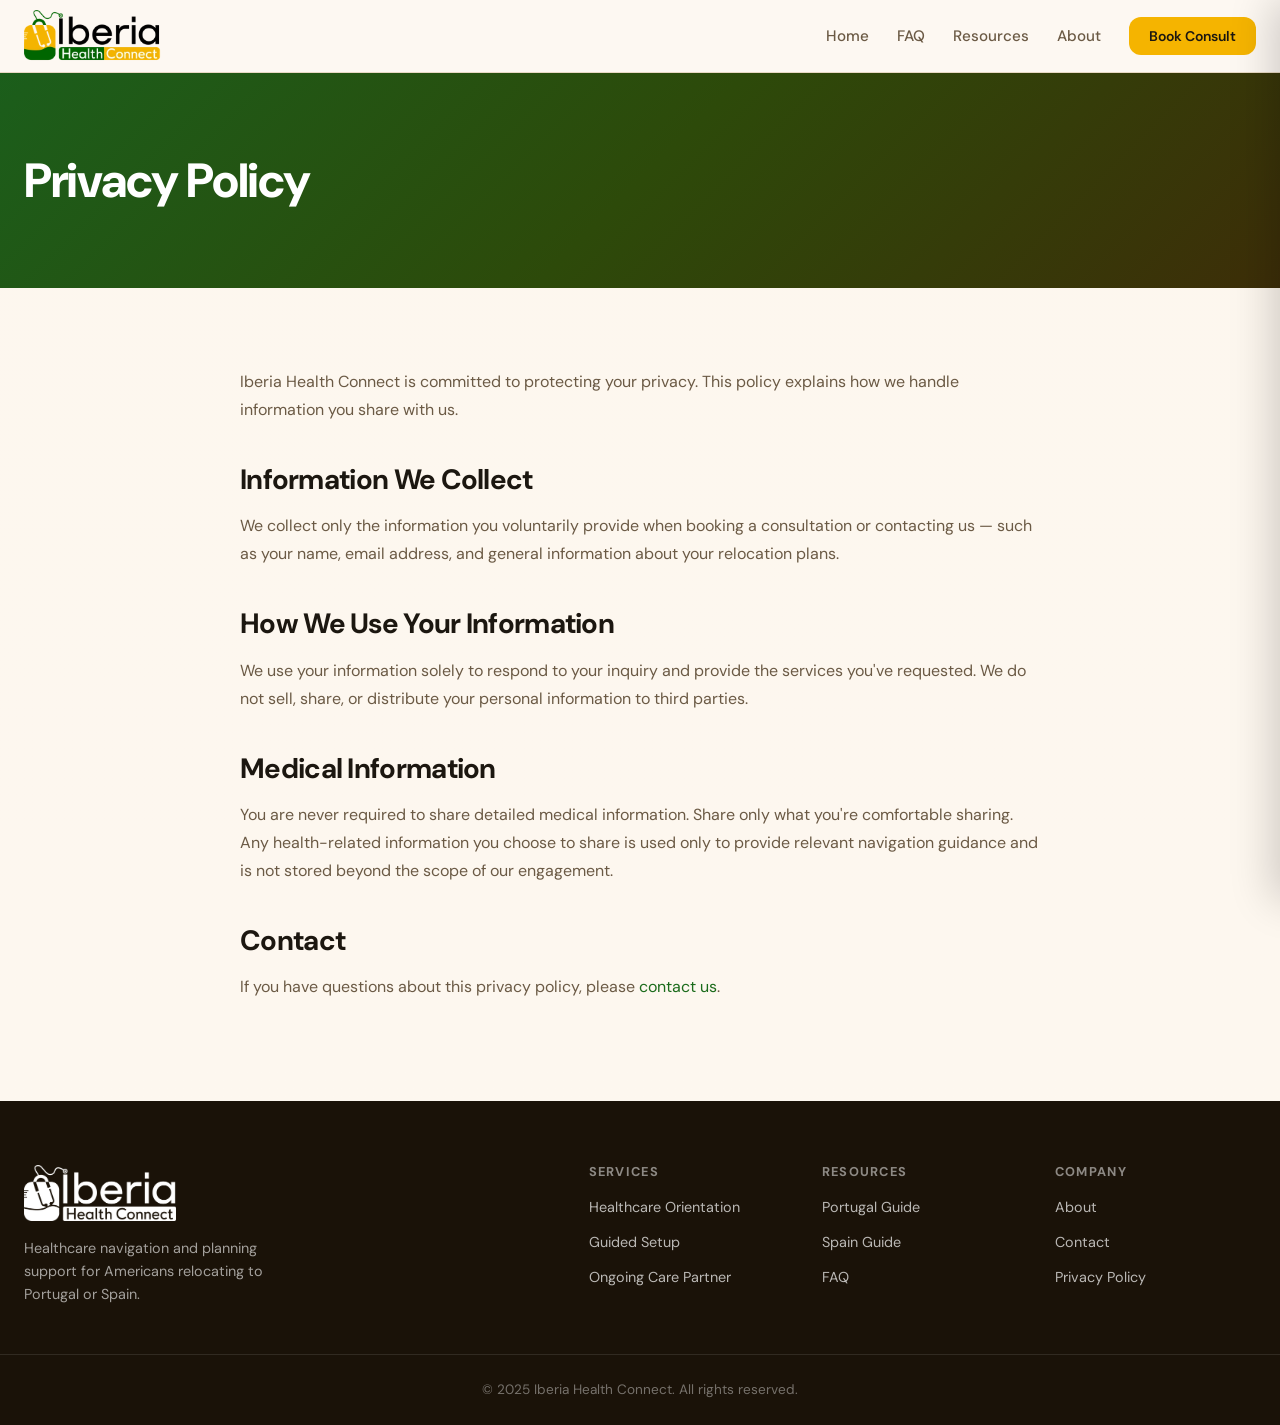
<file: privacy.html>
<!DOCTYPE html>
<html lang="en">
<head>
  <meta charset="UTF-8" /><meta name="viewport" content="width=device-width, initial-scale=1.0" />
  <meta name="description" content="Privacy policy for Iberia Health Connect � how we handle your data." />
  <link rel="icon" type="image/svg+xml" href="favicon.svg" />
  <title>Privacy Policy – Iberia Health Connect</title>
  <link rel="preconnect" href="https://fonts.googleapis.com">
  <link rel="preconnect" href="https://fonts.gstatic.com" crossorigin>
  <link href="https://fonts.googleapis.com/css2?family=DM+Sans:ital,opsz,wght@0,9..40,300..700;1,9..40,300..700&display=swap" rel="stylesheet">
  <link href="https://fonts.cdnfonts.com/css/nekst" rel="stylesheet">
  <link rel="stylesheet" href="css/style.css" />
</head>
<body>
  <header class="navbar" id="navbar">
    <div class="container nav-inner">
      <a href="index.html" class="nav-logo"><img src="images/IBERIA HEALTH.webp" alt="Iberia Health Connect" class="logo-img" /></a>
      <nav class="nav-links">
        <a href="index.html" class="nav-link">Home</a>
        <a href="faq.html" class="nav-link">FAQ</a>
        <a href="resources.html" class="nav-link">Resources</a>
        <a href="about.html" class="nav-link">About</a>
        <a href="contact.html" class="btn btn-accent nav-cta">Book Consult</a>
      </nav>      <button class="hamburger" id="hamburger" aria-label="Toggle menu"><span></span><span></span><span></span></button>
    </div>
  </header>

  <!-- Mobile drawer -->
  <div class="mobile-menu" id="mobileMenu" role="dialog" aria-label="Navigation menu">
    <div class="mobile-menu-header">
      <img src="images/IBERIA HEALTH.webp" alt="Iberia Health Connect" class="mobile-menu-logo" />
      <button class="mobile-menu-close" id="mobileClose" aria-label="Close menu">
        <svg xmlns="http://www.w3.org/2000/svg" width="20" height="20" viewBox="0 0 24 24" fill="none" stroke="currentColor" stroke-width="2.5" stroke-linecap="round" stroke-linejoin="round"><path d="M18 6 6 18"/><path d="m6 6 12 12"/></svg>
      </button>
    </div>
    <div class="mobile-menu-body">
      <div class="mobile-menu-cta">
        <a href="contact.html" class="btn btn-accent btn-block">Book a Free Consult</a>
      </div>
      <a href="index.html" class="mobile-link">Home</a>
      <div class="mobile-section-label">Services</div>
      <a href="services/healthcare-orientation.html" class="mobile-link">Tier 1: Healthcare Orientation</a>
      <a href="services/guided-setup.html" class="mobile-link">Tier 2: Guided Setup</a>
      <a href="services/ongoing-care-partner.html" class="mobile-link">Tier 3: Ongoing Care Partner</a>
      <div class="mobile-section-label">Compare</div>
      <a href="portugal-vs-spain.html" class="mobile-link">Portugal vs Spain</a>
      <a href="portugal-guide.html" class="mobile-link">Portugal Guide</a>
      <a href="spain-guide.html" class="mobile-link">Spain Guide</a>
      <div class="mobile-section-label">More</div>
      <a href="faq.html" class="mobile-link">FAQ</a>
      <a href="resources.html" class="mobile-link">Resources</a>
      <a href="about.html" class="mobile-link">About</a>
      <a href="contact.html" class="mobile-link">Contact</a>
    </div>
  </div>

  <section class="page-hero">
    <div class="container">
      <h1>Privacy Policy</h1>
    </div>
  </section>

  <section class="section">
    <div class="container">
      <div class="prose-content">
        <p>Iberia Health Connect is committed to protecting your privacy. This policy explains how we handle information you share with us.</p>
        <h2 class="serif">Information We Collect</h2>
        <p>We collect only the information you voluntarily provide when booking a consultation or contacting us — such as your name, email address, and general information about your relocation plans.</p>
        <h2 class="serif">How We Use Your Information</h2>
        <p>We use your information solely to respond to your inquiry and provide the services you've requested. We do not sell, share, or distribute your personal information to third parties.</p>
        <h2 class="serif">Medical Information</h2>
        <p>You are never required to share detailed medical information. Share only what you're comfortable sharing. Any health-related information you choose to share is used only to provide relevant navigation guidance and is not stored beyond the scope of our engagement.</p>
        <h2 class="serif">Contact</h2>
        <p>If you have questions about this privacy policy, please <a href="contact.html" style="color:var(--primary);">contact us</a>.</p>
      </div>
    </div>
  </section>

  <footer class="footer">
    <div class="container footer-inner">
      <div class="footer-brand"><img src="images/Logo PNG (1).webp" alt="Iberia Health Connect" class="footer-logo" /><p>Healthcare navigation and planning support for Americans relocating to Portugal or Spain.</p></div>
      <div class="footer-links">
        <div class="footer-col"><h5>Services</h5><a href="services/healthcare-orientation.html">Healthcare Orientation</a><a href="services/guided-setup.html">Guided Setup</a><a href="services/ongoing-care-partner.html">Ongoing Care Partner</a></div>
        <div class="footer-col"><h5>Resources</h5><a href="portugal-guide.html">Portugal Guide</a><a href="spain-guide.html">Spain Guide</a><a href="faq.html">FAQ</a></div>
        <div class="footer-col"><h5>Company</h5><a href="about.html">About</a><a href="contact.html">Contact</a><a href="privacy.html">Privacy Policy</a></div>
      </div>
    </div>
    <div class="footer-bottom"><p>© 2025 Iberia Health Connect. All rights reserved.</p></div>
  </footer>
  <script src="js/main.js"></script>
</body>
</html>
</file>
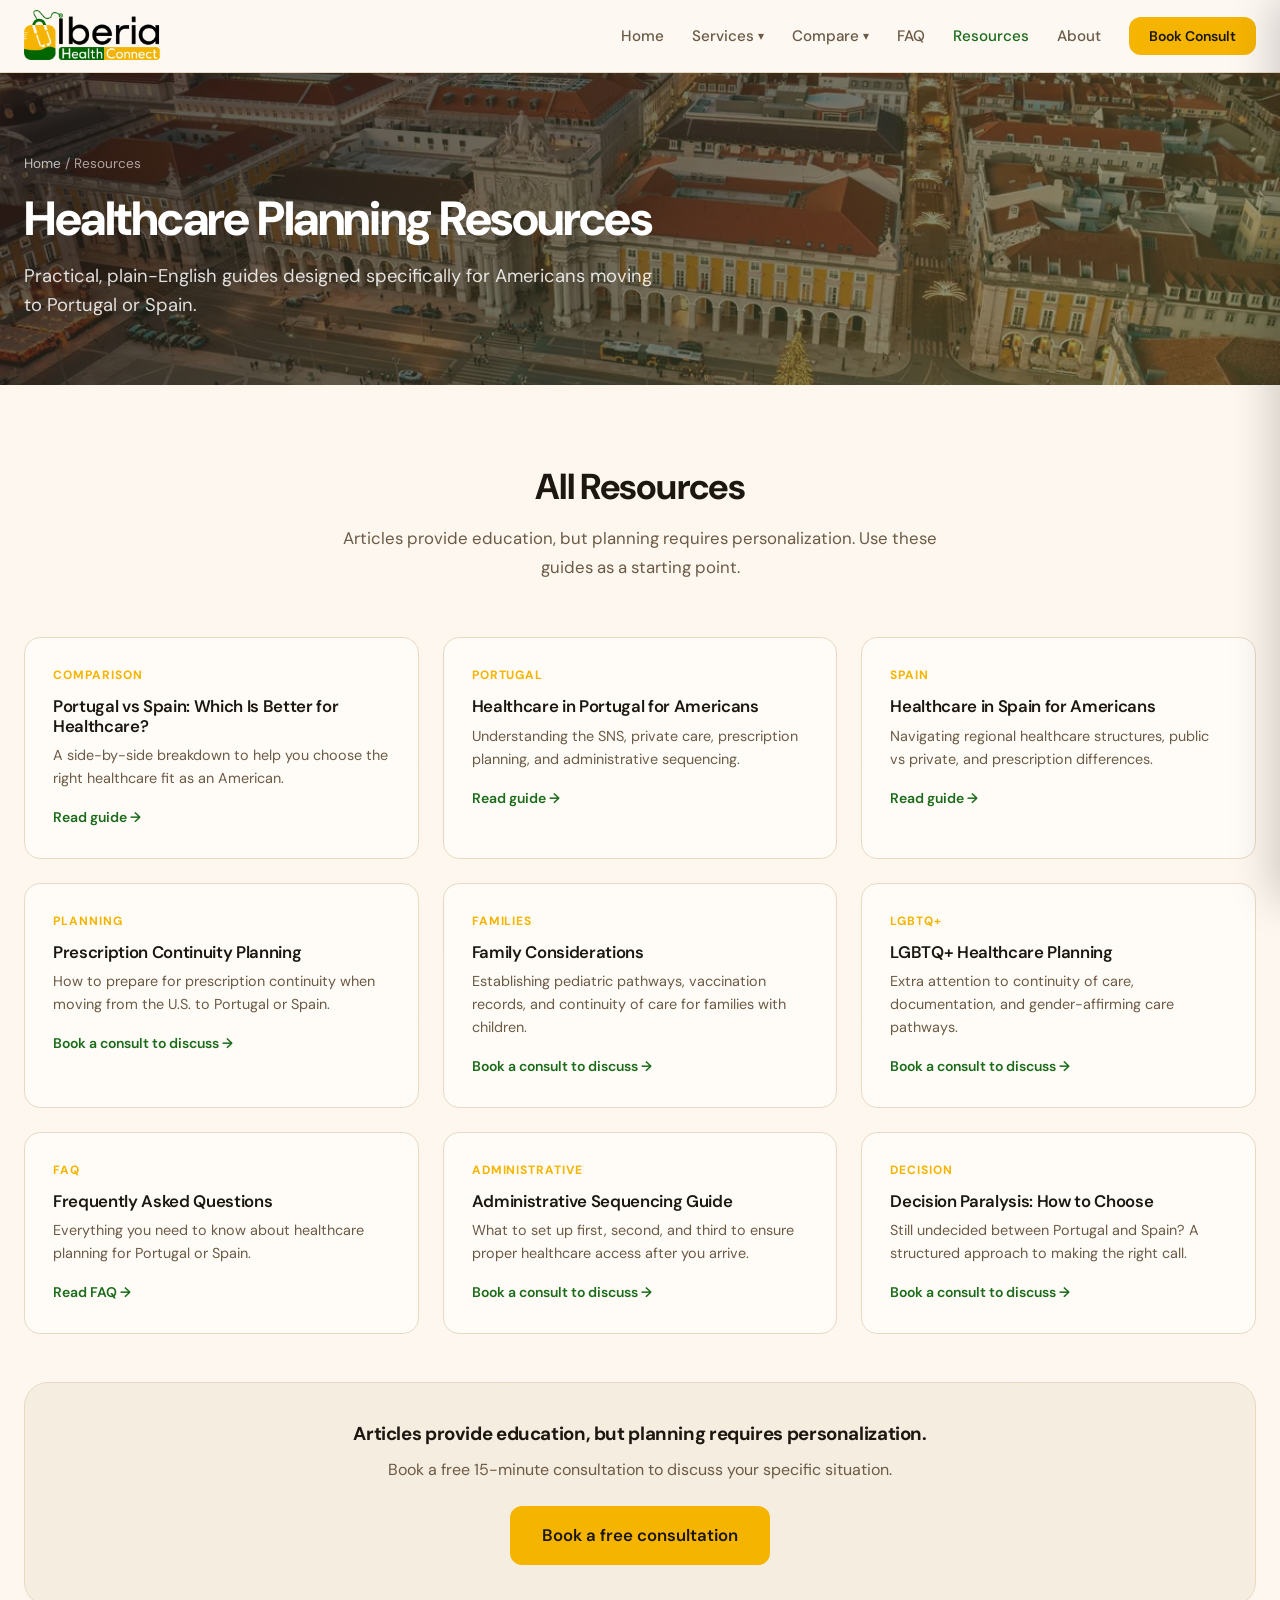
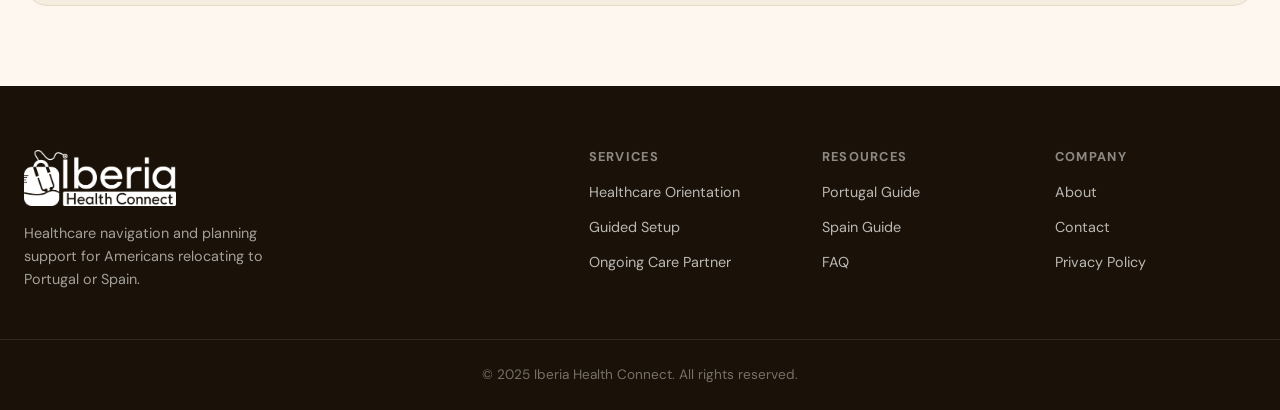
<file: resources.html>
<!DOCTYPE html>
<html lang="en">
<head>
  <meta charset="UTF-8" /><meta name="viewport" content="width=device-width, initial-scale=1.0" />
  <meta name="description" content="Healthcare planning resources for Americans relocating to Portugal or Spain � guides, tips, and expert advice." />
  <link rel="icon" type="image/svg+xml" href="favicon.svg" />
  <title>Resources – Iberia Health Connect</title>
  <link rel="preconnect" href="https://fonts.googleapis.com">
  <link rel="preconnect" href="https://fonts.gstatic.com" crossorigin>
  <link href="https://fonts.googleapis.com/css2?family=DM+Sans:ital,opsz,wght@0,9..40,300..700;1,9..40,300..700&display=swap" rel="stylesheet">
  <link href="https://fonts.cdnfonts.com/css/nekst" rel="stylesheet">
  <link rel="stylesheet" href="css/style.css" />
</head>
<body>
  <header class="navbar" id="navbar">
    <div class="container nav-inner">
      <a href="index.html" class="nav-logo"><img src="images/IBERIA HEALTH.webp" alt="Iberia Health Connect" class="logo-img" /></a>
      <nav class="nav-links">
        <a href="index.html" class="nav-link">Home</a>
        <div class="nav-dropdown">
          <button class="nav-link dropdown-btn">Services <span class="chevron">▾</span></button>
          <div class="dropdown-menu">
            <a href="services/healthcare-orientation.html">Tier 1: Healthcare Orientation</a>
            <a href="services/guided-setup.html">Tier 2: Guided Setup</a>
            <a href="services/ongoing-care-partner.html">Tier 3: Ongoing Care Partner</a>
          </div>
        </div>
        <div class="nav-dropdown">
          <button class="nav-link dropdown-btn">Compare <span class="chevron">▾</span></button>
          <div class="dropdown-menu">
            <a href="portugal-vs-spain.html">Portugal vs Spain Comparison</a>
            <a href="portugal-guide.html">Portugal Healthcare Guide</a>
            <a href="spain-guide.html">Spain Healthcare Guide</a>
          </div>
        </div>
        <a href="faq.html" class="nav-link">FAQ</a>
        <a href="resources.html" class="nav-link active">Resources</a>
        <a href="about.html" class="nav-link">About</a>
        <a href="contact.html" class="btn btn-accent nav-cta">Book Consult</a>
      </nav>      <button class="hamburger" id="hamburger" aria-label="Toggle menu"><span></span><span></span><span></span></button>
    </div>
  </header>

  <!-- Mobile drawer -->
  <div class="mobile-menu" id="mobileMenu" role="dialog" aria-label="Navigation menu">
    <div class="mobile-menu-header">
      <img src="images/IBERIA HEALTH.webp" alt="Iberia Health Connect" class="mobile-menu-logo" />
      <button class="mobile-menu-close" id="mobileClose" aria-label="Close menu">
        <svg xmlns="http://www.w3.org/2000/svg" width="20" height="20" viewBox="0 0 24 24" fill="none" stroke="currentColor" stroke-width="2.5" stroke-linecap="round" stroke-linejoin="round"><path d="M18 6 6 18"/><path d="m6 6 12 12"/></svg>
      </button>
    </div>
    <div class="mobile-menu-body">
      <div class="mobile-menu-cta">
        <a href="contact.html" class="btn btn-accent btn-block">Book a Free Consult</a>
      </div>
      <a href="index.html" class="mobile-link">Home</a>
      <div class="mobile-section-label">Services</div>
      <a href="services/healthcare-orientation.html" class="mobile-link">Tier 1: Healthcare Orientation</a>
      <a href="services/guided-setup.html" class="mobile-link">Tier 2: Guided Setup</a>
      <a href="services/ongoing-care-partner.html" class="mobile-link">Tier 3: Ongoing Care Partner</a>
      <div class="mobile-section-label">Compare</div>
      <a href="portugal-vs-spain.html" class="mobile-link">Portugal vs Spain</a>
      <a href="portugal-guide.html" class="mobile-link">Portugal Guide</a>
      <a href="spain-guide.html" class="mobile-link">Spain Guide</a>
      <div class="mobile-section-label">More</div>
      <a href="faq.html" class="mobile-link">FAQ</a>
      <a href="resources.html" class="mobile-link">Resources</a>
      <a href="about.html" class="mobile-link">About</a>
      <a href="contact.html" class="mobile-link">Contact</a>
    </div>
  </div>

  <section class="page-hero" style="background-image: url('images/portugal square.webp'); background-size: cover; background-position: center; position: relative;">
    <div style="position:absolute;inset:0;background:linear-gradient(135deg,rgba(28,25,23,0.75) 0%,rgba(92,107,58,0.55) 100%);"></div>
    <div class="container" style="position:relative;z-index:1;">
      <div class="breadcrumb"><a href="index.html">Home</a> / Resources</div>
      <h1>Healthcare Planning Resources</h1>
      <p>Practical, plain-English guides designed specifically for Americans moving to Portugal or Spain.</p>
    </div>
  </section>

  <section class="section">
    <div class="container">
      <div class="section-header">
        <h2 class="serif">All Resources</h2>
        <p class="text-muted">Articles provide education, but planning requires personalization. Use these guides as a starting point.</p>
      </div>

      <div class="resources-grid">
        <a href="portugal-vs-spain.html" class="resource-card">
          <div class="resource-tag">Comparison</div>
          <h4>Portugal vs Spain: Which Is Better for Healthcare?</h4>
          <p>A side-by-side breakdown to help you choose the right healthcare fit as an American.</p>
          <span class="resource-link">Read guide →</span>
        </a>

        <a href="portugal-guide.html" class="resource-card">
          <div class="resource-tag">Portugal</div>
          <h4>Healthcare in Portugal for Americans</h4>
          <p>Understanding the SNS, private care, prescription planning, and administrative sequencing.</p>
          <span class="resource-link">Read guide →</span>
        </a>

        <a href="spain-guide.html" class="resource-card">
          <div class="resource-tag">Spain</div>
          <h4>Healthcare in Spain for Americans</h4>
          <p>Navigating regional healthcare structures, public vs private, and prescription differences.</p>
          <span class="resource-link">Read guide →</span>
        </a>

        <div class="resource-card">
          <div class="resource-tag">Planning</div>
          <h4>Prescription Continuity Planning</h4>
          <p>How to prepare for prescription continuity when moving from the U.S. to Portugal or Spain.</p>
          <a href="contact.html" class="resource-link">Book a consult to discuss →</a>
        </div>

        <div class="resource-card">
          <div class="resource-tag">Families</div>
          <h4>Family Considerations</h4>
          <p>Establishing pediatric pathways, vaccination records, and continuity of care for families with children.</p>
          <a href="contact.html" class="resource-link">Book a consult to discuss →</a>
        </div>

        <div class="resource-card">
          <div class="resource-tag">LGBTQ+</div>
          <h4>LGBTQ+ Healthcare Planning</h4>
          <p>Extra attention to continuity of care, documentation, and gender-affirming care pathways.</p>
          <a href="contact.html" class="resource-link">Book a consult to discuss →</a>
        </div>

        <a href="faq.html" class="resource-card">
          <div class="resource-tag">FAQ</div>
          <h4>Frequently Asked Questions</h4>
          <p>Everything you need to know about healthcare planning for Portugal or Spain.</p>
          <span class="resource-link">Read FAQ →</span>
        </a>

        <div class="resource-card">
          <div class="resource-tag">Administrative</div>
          <h4>Administrative Sequencing Guide</h4>
          <p>What to set up first, second, and third to ensure proper healthcare access after you arrive.</p>
          <a href="contact.html" class="resource-link">Book a consult to discuss →</a>
        </div>

        <div class="resource-card">
          <div class="resource-tag">Decision</div>
          <h4>Decision Paralysis: How to Choose</h4>
          <p>Still undecided between Portugal and Spain? A structured approach to making the right call.</p>
          <a href="contact.html" class="resource-link">Book a consult to discuss →</a>
        </div>
      </div>

      <div style="text-align:center; margin-top:3rem; padding:2.5rem; background:var(--secondary); border-radius:1.5rem; border:1px solid var(--border);">
        <h3 class="serif" style="margin-bottom:0.75rem;">Articles provide education, but planning requires personalization.</h3>
        <p style="color:var(--muted-foreground); margin-bottom:1.5rem;">Book a free 15-minute consultation to discuss your specific situation.</p>
        <a href="contact.html" class="btn btn-accent btn-lg">Book a free consultation</a>
      </div>
    </div>
  </section>

  <footer class="footer">
    <div class="container footer-inner">
      <div class="footer-brand"><img src="images/Logo PNG (1).webp" alt="Iberia Health Connect" class="footer-logo" /><p>Healthcare navigation and planning support for Americans relocating to Portugal or Spain.</p></div>
      <div class="footer-links">
        <div class="footer-col"><h5>Services</h5><a href="services/healthcare-orientation.html">Healthcare Orientation</a><a href="services/guided-setup.html">Guided Setup</a><a href="services/ongoing-care-partner.html">Ongoing Care Partner</a></div>
        <div class="footer-col"><h5>Resources</h5><a href="portugal-guide.html">Portugal Guide</a><a href="spain-guide.html">Spain Guide</a><a href="faq.html">FAQ</a></div>
        <div class="footer-col"><h5>Company</h5><a href="about.html">About</a><a href="contact.html">Contact</a><a href="privacy.html">Privacy Policy</a></div>
      </div>
    </div>
    <div class="footer-bottom"><p>© 2025 Iberia Health Connect. All rights reserved.</p></div>
  </footer>
  <script src="js/main.js"></script>
</body>
</html>
</file>
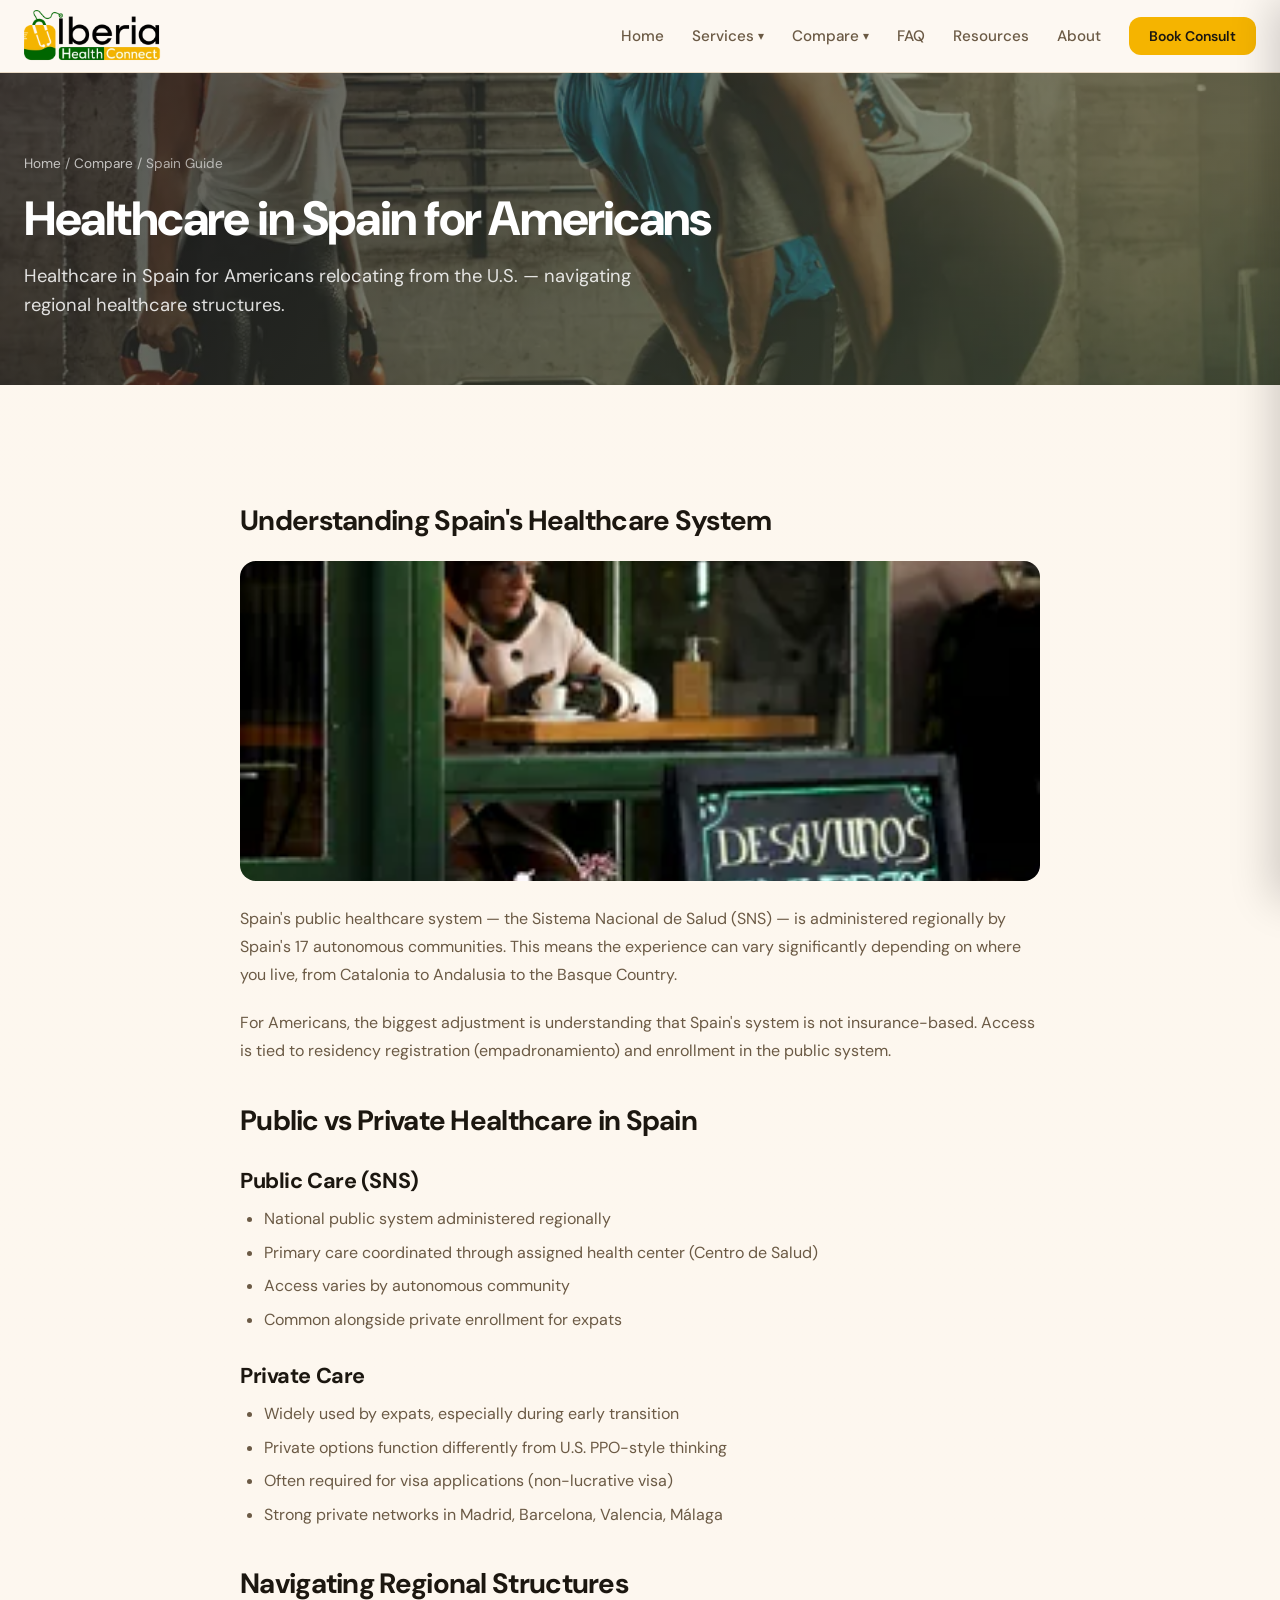
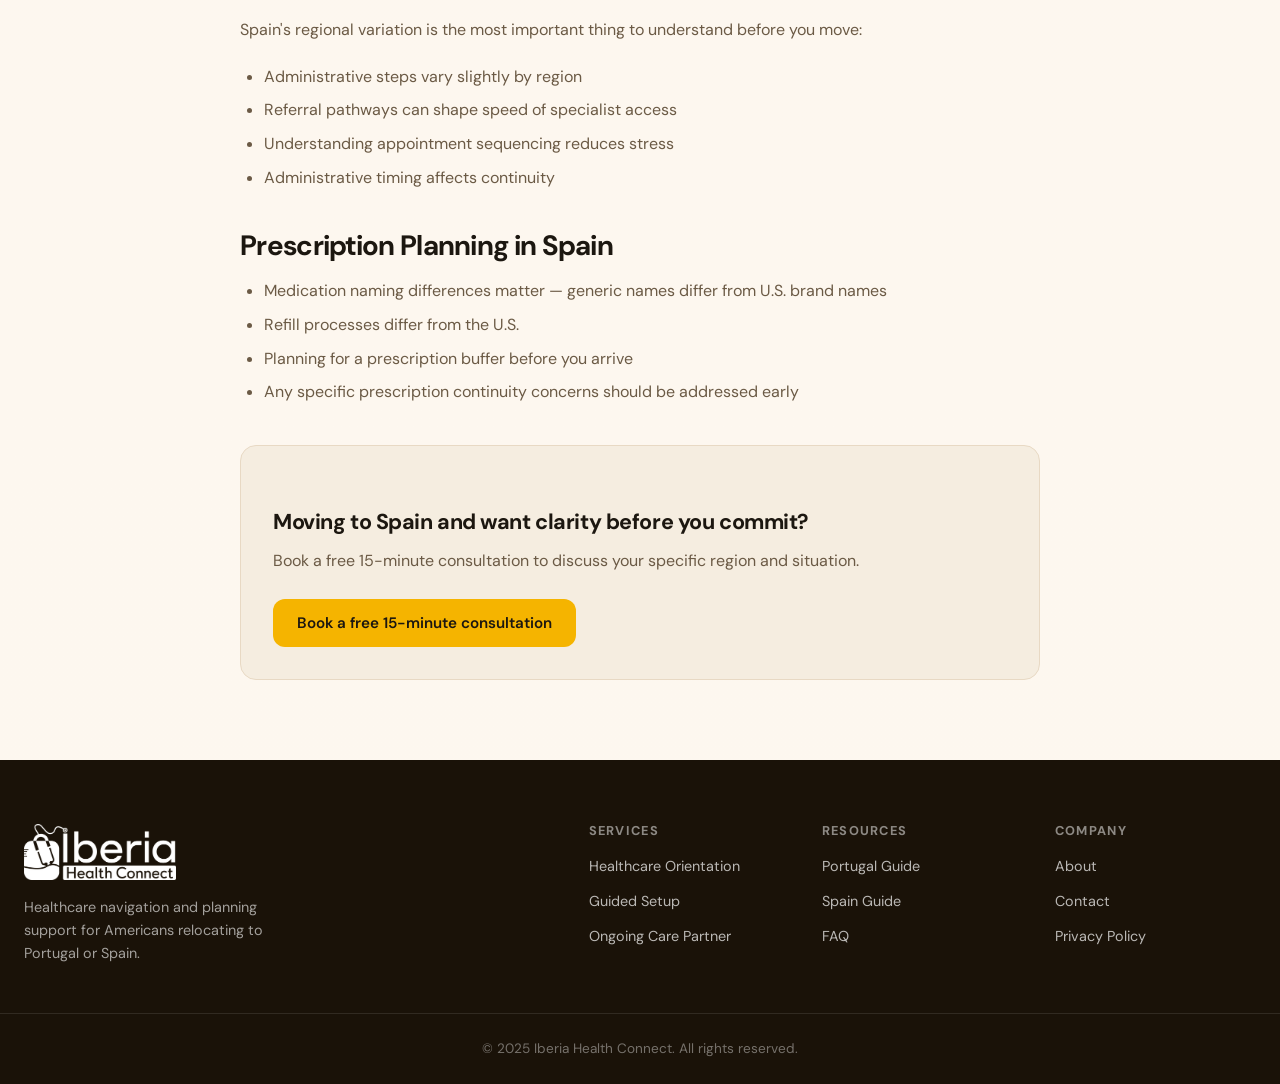
<file: spain-guide.html>
<!DOCTYPE html>
<html lang="en">
<head>
  <meta charset="UTF-8" /><meta name="viewport" content="width=device-width, initial-scale=1.0" />
  <meta name="description" content="A plain-English guide to healthcare in Spain for Americans � regional systems, private care, and prescriptions." />
  <link rel="icon" type="image/svg+xml" href="favicon.svg" />
  <title>Spain Healthcare Guide – Iberia Health Connect</title>
  <link rel="preconnect" href="https://fonts.googleapis.com">
  <link rel="preconnect" href="https://fonts.gstatic.com" crossorigin>
  <link href="https://fonts.googleapis.com/css2?family=DM+Sans:ital,opsz,wght@0,9..40,300..700;1,9..40,300..700&display=swap" rel="stylesheet">
  <link href="https://fonts.cdnfonts.com/css/nekst" rel="stylesheet">
  <link rel="stylesheet" href="css/style.css" />
</head>
<body>
  <header class="navbar" id="navbar">
    <div class="container nav-inner">
      <a href="index.html" class="nav-logo"><img src="images/IBERIA HEALTH.webp" alt="Iberia Health Connect" class="logo-img" /></a>
      <nav class="nav-links">
        <a href="index.html" class="nav-link">Home</a>
        <div class="nav-dropdown">
          <button class="nav-link dropdown-btn">Services <span class="chevron">▾</span></button>
          <div class="dropdown-menu">
            <a href="services/healthcare-orientation.html">Tier 1: Healthcare Orientation</a>
            <a href="services/guided-setup.html">Tier 2: Guided Setup</a>
            <a href="services/ongoing-care-partner.html">Tier 3: Ongoing Care Partner</a>
          </div>
        </div>
        <div class="nav-dropdown">
          <button class="nav-link dropdown-btn">Compare <span class="chevron">▾</span></button>
          <div class="dropdown-menu">
            <a href="portugal-vs-spain.html">Portugal vs Spain Comparison</a>
            <a href="portugal-guide.html">Portugal Healthcare Guide</a>
            <a href="spain-guide.html">Spain Healthcare Guide</a>
          </div>
        </div>
        <a href="faq.html" class="nav-link">FAQ</a>
        <a href="resources.html" class="nav-link">Resources</a>
        <a href="about.html" class="nav-link">About</a>
        <a href="contact.html" class="btn btn-accent nav-cta">Book Consult</a>
      </nav>      <button class="hamburger" id="hamburger" aria-label="Toggle menu"><span></span><span></span><span></span></button>
    </div>
  </header>

  <!-- Mobile drawer -->
  <div class="mobile-menu" id="mobileMenu" role="dialog" aria-label="Navigation menu">
    <div class="mobile-menu-header">
      <img src="images/IBERIA HEALTH.webp" alt="Iberia Health Connect" class="mobile-menu-logo" />
      <button class="mobile-menu-close" id="mobileClose" aria-label="Close menu">
        <svg xmlns="http://www.w3.org/2000/svg" width="20" height="20" viewBox="0 0 24 24" fill="none" stroke="currentColor" stroke-width="2.5" stroke-linecap="round" stroke-linejoin="round"><path d="M18 6 6 18"/><path d="m6 6 12 12"/></svg>
      </button>
    </div>
    <div class="mobile-menu-body">
      <div class="mobile-menu-cta">
        <a href="contact.html" class="btn btn-accent btn-block">Book a Free Consult</a>
      </div>
      <a href="index.html" class="mobile-link">Home</a>
      <div class="mobile-section-label">Services</div>
      <a href="services/healthcare-orientation.html" class="mobile-link">Tier 1: Healthcare Orientation</a>
      <a href="services/guided-setup.html" class="mobile-link">Tier 2: Guided Setup</a>
      <a href="services/ongoing-care-partner.html" class="mobile-link">Tier 3: Ongoing Care Partner</a>
      <div class="mobile-section-label">Compare</div>
      <a href="portugal-vs-spain.html" class="mobile-link">Portugal vs Spain</a>
      <a href="portugal-guide.html" class="mobile-link">Portugal Guide</a>
      <a href="spain-guide.html" class="mobile-link">Spain Guide</a>
      <div class="mobile-section-label">More</div>
      <a href="faq.html" class="mobile-link">FAQ</a>
      <a href="resources.html" class="mobile-link">Resources</a>
      <a href="about.html" class="mobile-link">About</a>
      <a href="contact.html" class="mobile-link">Contact</a>
    </div>
  </div>

  <section class="page-hero" style="background-image: url('images/plaza de espana sign.webp'); background-size: cover; background-position: center; position: relative;">
    <div style="position:absolute;inset:0;background:linear-gradient(135deg,rgba(28,25,23,0.75) 0%,rgba(92,107,58,0.55) 100%);"></div>
    <div class="container" style="position:relative;z-index:1;">
      <div class="breadcrumb"><a href="index.html">Home</a> / <a href="portugal-vs-spain.html">Compare</a> / Spain Guide</div>
      <h1>Healthcare in Spain for Americans</h1>
      <p>Healthcare in Spain for Americans relocating from the U.S. — navigating regional healthcare structures.</p>
    </div>
  </section>

  <section class="section">
    <div class="container">
      <div class="prose-content">
        <h2 class="serif">Understanding Spain's Healthcare System</h2>
        <img src="images/spain cafe.webp" alt="Woman at a café window in Spain" style="width:100%;border-radius:1rem;margin:1.5rem 0;object-fit:cover;max-height:320px;" loading="lazy" />
        <p>Spain's public healthcare system — the Sistema Nacional de Salud (SNS) — is administered regionally by Spain's 17 autonomous communities. This means the experience can vary significantly depending on where you live, from Catalonia to Andalusia to the Basque Country.</p>
        <p>For Americans, the biggest adjustment is understanding that Spain's system is not insurance-based. Access is tied to residency registration (empadronamiento) and enrollment in the public system.</p>

        <h2 class="serif">Public vs Private Healthcare in Spain</h2>
        <h3>Public Care (SNS)</h3>
        <ul>
          <li>National public system administered regionally</li>
          <li>Primary care coordinated through assigned health center (Centro de Salud)</li>
          <li>Access varies by autonomous community</li>
          <li>Common alongside private enrollment for expats</li>
        </ul>
        <h3>Private Care</h3>
        <ul>
          <li>Widely used by expats, especially during early transition</li>
          <li>Private options function differently from U.S. PPO-style thinking</li>
          <li>Often required for visa applications (non-lucrative visa)</li>
          <li>Strong private networks in Madrid, Barcelona, Valencia, Málaga</li>
        </ul>

        <h2 class="serif">Navigating Regional Structures</h2>
        <p>Spain's regional variation is the most important thing to understand before you move:</p>
        <ul>
          <li>Administrative steps vary slightly by region</li>
          <li>Referral pathways can shape speed of specialist access</li>
          <li>Understanding appointment sequencing reduces stress</li>
          <li>Administrative timing affects continuity</li>
        </ul>

        <h2 class="serif">Prescription Planning in Spain</h2>
        <ul>
          <li>Medication naming differences matter — generic names differ from U.S. brand names</li>
          <li>Refill processes differ from the U.S.</li>
          <li>Planning for a prescription buffer before you arrive</li>
          <li>Any specific prescription continuity concerns should be addressed early</li>
        </ul>

        <div style="background:var(--secondary); border-radius:1rem; padding:2rem; margin-top:2.5rem; border:1px solid var(--border);">
          <h3 class="serif" style="margin-bottom:0.75rem;">Moving to Spain and want clarity before you commit?</h3>
          <p style="margin-bottom:1.5rem;">Book a free 15-minute consultation to discuss your specific region and situation.</p>
          <a href="contact.html" class="btn btn-accent">Book a free 15-minute consultation</a>
        </div>
      </div>
    </div>
  </section>

  <footer class="footer">
    <div class="container footer-inner">
      <div class="footer-brand"><img src="images/Logo PNG (1).webp" alt="Iberia Health Connect" class="footer-logo" /><p>Healthcare navigation and planning support for Americans relocating to Portugal or Spain.</p></div>
      <div class="footer-links">
        <div class="footer-col"><h5>Services</h5><a href="services/healthcare-orientation.html">Healthcare Orientation</a><a href="services/guided-setup.html">Guided Setup</a><a href="services/ongoing-care-partner.html">Ongoing Care Partner</a></div>
        <div class="footer-col"><h5>Resources</h5><a href="portugal-guide.html">Portugal Guide</a><a href="spain-guide.html">Spain Guide</a><a href="faq.html">FAQ</a></div>
        <div class="footer-col"><h5>Company</h5><a href="about.html">About</a><a href="contact.html">Contact</a><a href="privacy.html">Privacy Policy</a></div>
      </div>
    </div>
    <div class="footer-bottom"><p>© 2025 Iberia Health Connect. All rights reserved.</p></div>
  </footer>
  <script src="js/main.js"></script>
</body>
</html>
</file>
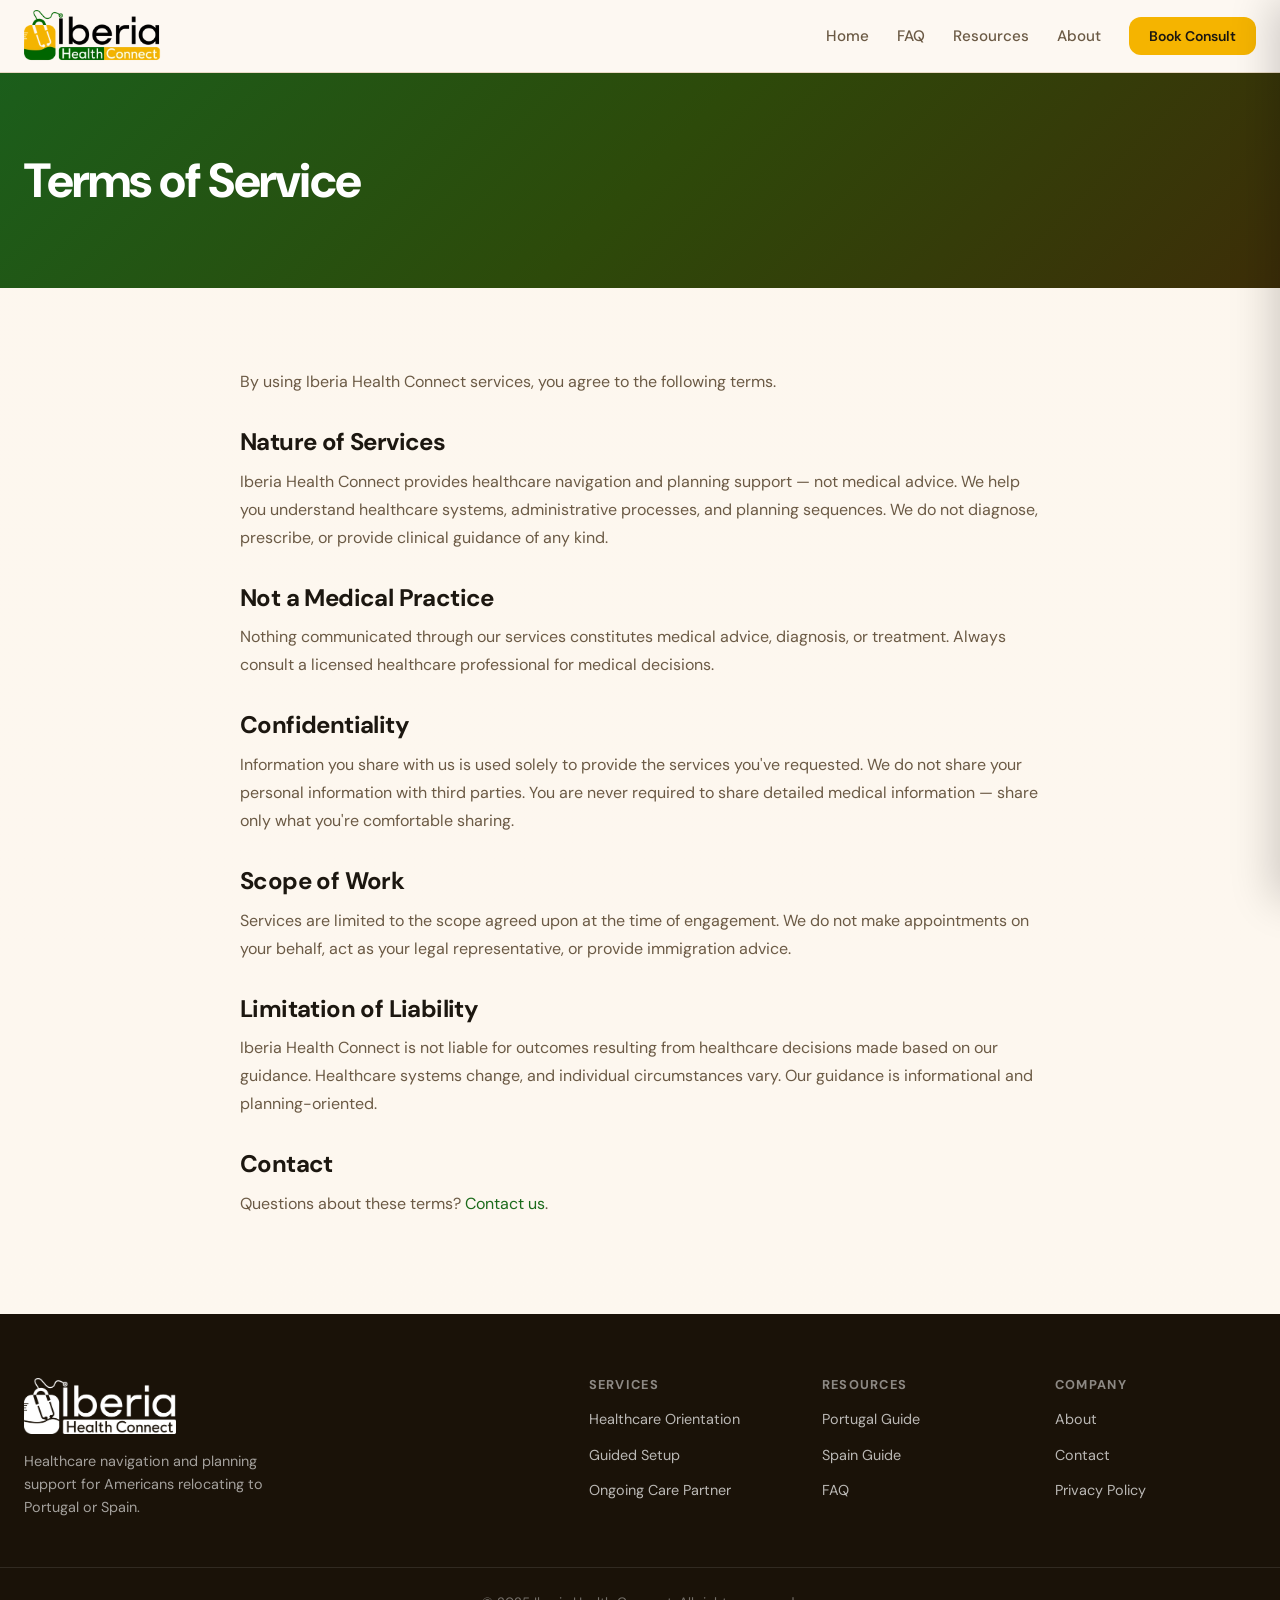
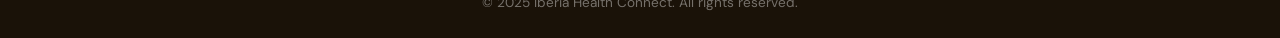
<file: terms.html>
<!DOCTYPE html>
<html lang="en">
<head>
  <meta charset="UTF-8" /><meta name="viewport" content="width=device-width, initial-scale=1.0" />
  <meta name="description" content="Terms of service for Iberia Health Connect." />
  <link rel="icon" type="image/svg+xml" href="favicon.svg" />
  <title>Terms of Service – Iberia Health Connect</title>
  <link rel="preconnect" href="https://fonts.googleapis.com">
  <link rel="preconnect" href="https://fonts.gstatic.com" crossorigin>
  <link href="https://fonts.googleapis.com/css2?family=DM+Sans:ital,opsz,wght@0,9..40,300..700;1,9..40,300..700&display=swap" rel="stylesheet">
  <link href="https://fonts.cdnfonts.com/css/nekst" rel="stylesheet">
  <link rel="stylesheet" href="css/style.css" />
</head>
<body>
  <header class="navbar" id="navbar">
    <div class="container nav-inner">
      <a href="index.html" class="nav-logo"><img src="images/IBERIA HEALTH.webp" alt="Iberia Health Connect" class="logo-img" /></a>
      <nav class="nav-links">
        <a href="index.html" class="nav-link">Home</a>
        <a href="faq.html" class="nav-link">FAQ</a>
        <a href="resources.html" class="nav-link">Resources</a>
        <a href="about.html" class="nav-link">About</a>
        <a href="contact.html" class="btn btn-accent nav-cta">Book Consult</a>
      </nav>      <button class="hamburger" id="hamburger" aria-label="Toggle menu"><span></span><span></span><span></span></button>
    </div>
  </header>

  <!-- Mobile drawer -->
  <div class="mobile-menu" id="mobileMenu" role="dialog" aria-label="Navigation menu">
    <div class="mobile-menu-header">
      <img src="images/IBERIA HEALTH.webp" alt="Iberia Health Connect" class="mobile-menu-logo" />
      <button class="mobile-menu-close" id="mobileClose" aria-label="Close menu">
        <svg xmlns="http://www.w3.org/2000/svg" width="20" height="20" viewBox="0 0 24 24" fill="none" stroke="currentColor" stroke-width="2.5" stroke-linecap="round" stroke-linejoin="round"><path d="M18 6 6 18"/><path d="m6 6 12 12"/></svg>
      </button>
    </div>
    <div class="mobile-menu-body">
      <div class="mobile-menu-cta">
        <a href="contact.html" class="btn btn-accent btn-block">Book a Free Consult</a>
      </div>
      <a href="index.html" class="mobile-link">Home</a>
      <div class="mobile-section-label">Services</div>
      <a href="services/healthcare-orientation.html" class="mobile-link">Tier 1: Healthcare Orientation</a>
      <a href="services/guided-setup.html" class="mobile-link">Tier 2: Guided Setup</a>
      <a href="services/ongoing-care-partner.html" class="mobile-link">Tier 3: Ongoing Care Partner</a>
      <div class="mobile-section-label">Compare</div>
      <a href="portugal-vs-spain.html" class="mobile-link">Portugal vs Spain</a>
      <a href="portugal-guide.html" class="mobile-link">Portugal Guide</a>
      <a href="spain-guide.html" class="mobile-link">Spain Guide</a>
      <div class="mobile-section-label">More</div>
      <a href="faq.html" class="mobile-link">FAQ</a>
      <a href="resources.html" class="mobile-link">Resources</a>
      <a href="about.html" class="mobile-link">About</a>
      <a href="contact.html" class="mobile-link">Contact</a>
    </div>
  </div>

  <section class="page-hero">
    <div class="container">
      <h1>Terms of Service</h1>
    </div>
  </section>

  <section class="section">
    <div class="container">
      <div class="terms-content">
        <p>By using Iberia Health Connect services, you agree to the following terms.</p>

        <h2 class="serif">Nature of Services</h2>
        <p>Iberia Health Connect provides healthcare navigation and planning support — not medical advice. We help you understand healthcare systems, administrative processes, and planning sequences. We do not diagnose, prescribe, or provide clinical guidance of any kind.</p>

        <h2 class="serif">Not a Medical Practice</h2>
        <p>Nothing communicated through our services constitutes medical advice, diagnosis, or treatment. Always consult a licensed healthcare professional for medical decisions.</p>

        <h2 class="serif">Confidentiality</h2>
        <p>Information you share with us is used solely to provide the services you've requested. We do not share your personal information with third parties. You are never required to share detailed medical information — share only what you're comfortable sharing.</p>

        <h2 class="serif">Scope of Work</h2>
        <p>Services are limited to the scope agreed upon at the time of engagement. We do not make appointments on your behalf, act as your legal representative, or provide immigration advice.</p>

        <h2 class="serif">Limitation of Liability</h2>
        <p>Iberia Health Connect is not liable for outcomes resulting from healthcare decisions made based on our guidance. Healthcare systems change, and individual circumstances vary. Our guidance is informational and planning-oriented.</p>

        <h2 class="serif">Contact</h2>
        <p>Questions about these terms? <a href="contact.html" style="color:var(--primary);">Contact us</a>.</p>
      </div>
    </div>
  </section>

  <footer class="footer">
    <div class="container footer-inner">
      <div class="footer-brand"><img src="images/Logo PNG (1).webp" alt="Iberia Health Connect" class="footer-logo" /><p>Healthcare navigation and planning support for Americans relocating to Portugal or Spain.</p></div>
      <div class="footer-links">
        <div class="footer-col"><h5>Services</h5><a href="services/healthcare-orientation.html">Healthcare Orientation</a><a href="services/guided-setup.html">Guided Setup</a><a href="services/ongoing-care-partner.html">Ongoing Care Partner</a></div>
        <div class="footer-col"><h5>Resources</h5><a href="portugal-guide.html">Portugal Guide</a><a href="spain-guide.html">Spain Guide</a><a href="faq.html">FAQ</a></div>
        <div class="footer-col"><h5>Company</h5><a href="about.html">About</a><a href="contact.html">Contact</a><a href="privacy.html">Privacy Policy</a></div>
      </div>
    </div>
    <div class="footer-bottom"><p>© 2025 Iberia Health Connect. All rights reserved.</p></div>
  </footer>
  <script src="js/main.js"></script>
</body>
</html>
</file>
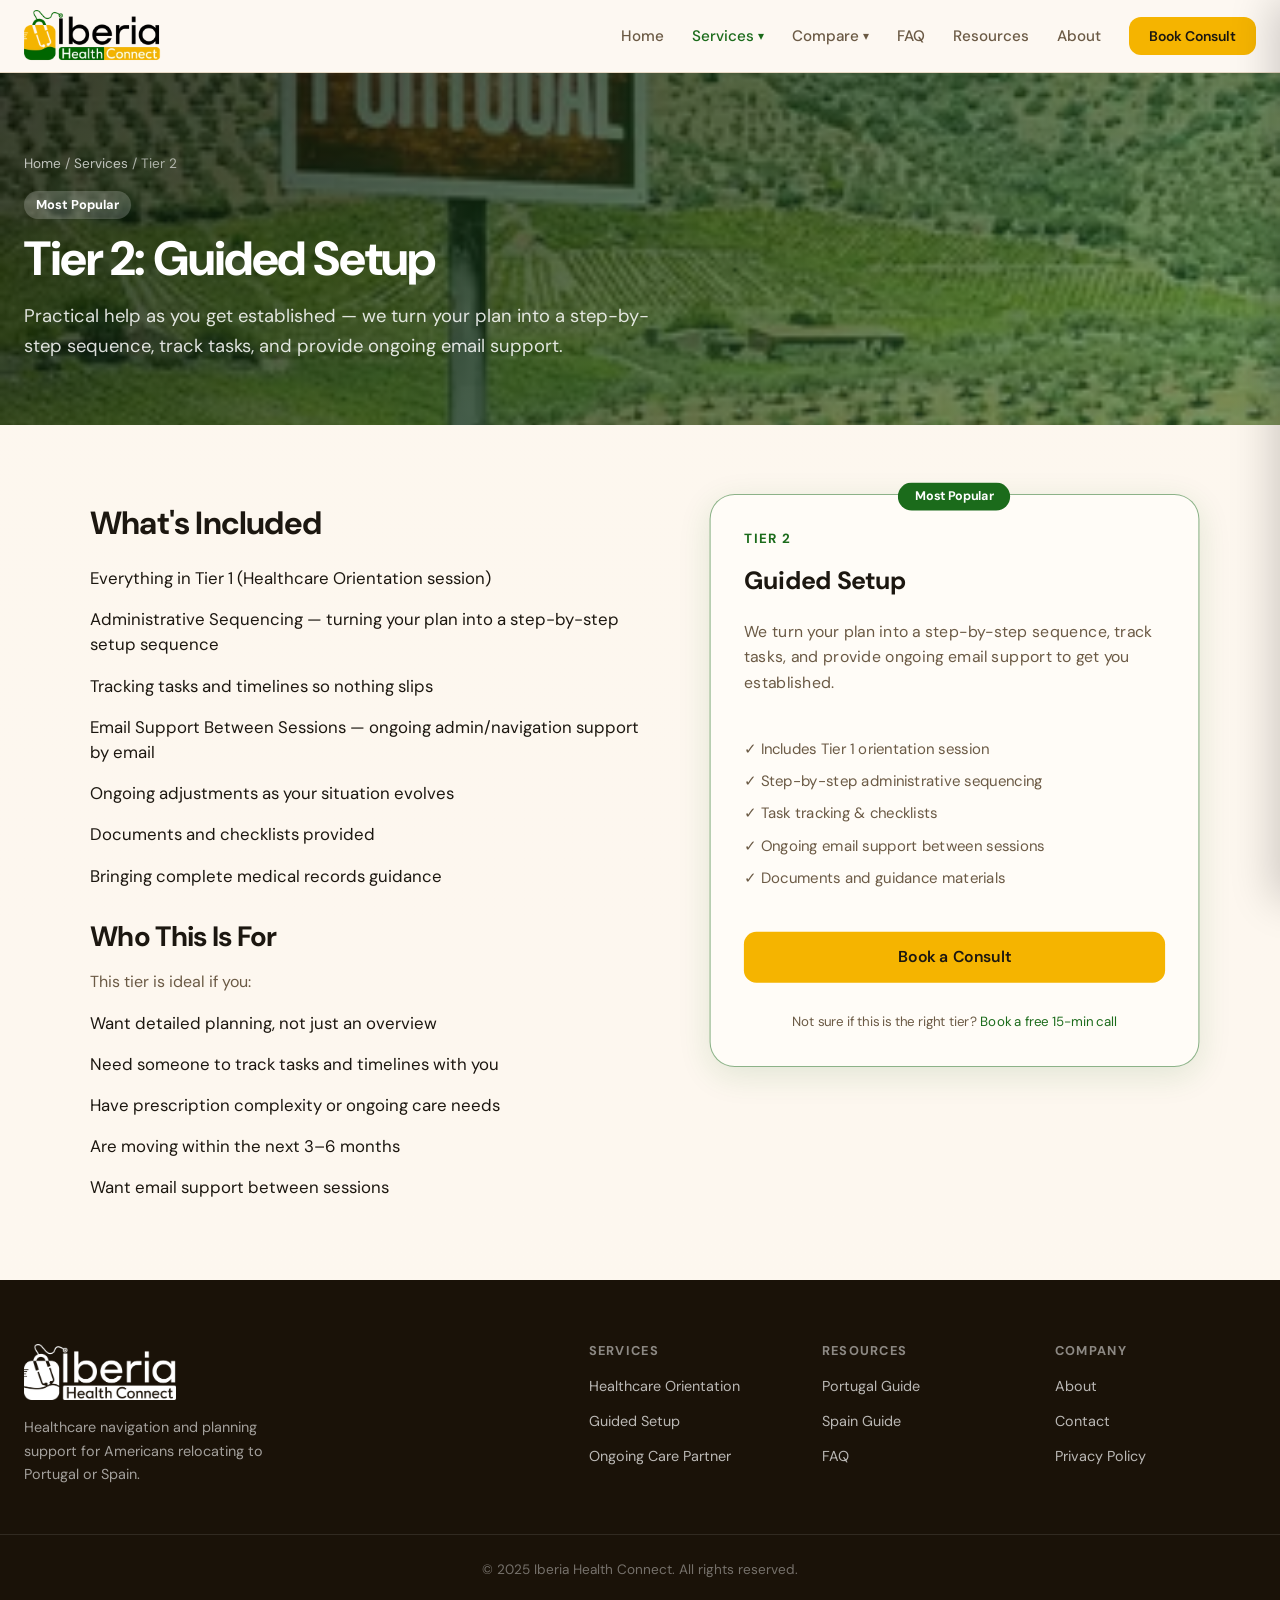
<file: services/guided-setup.html>
<!DOCTYPE html>
<html lang="en">
<head>
  <meta charset="UTF-8" /><meta name="viewport" content="width=device-width, initial-scale=1.0" />
  <meta name="description" content="Tier 2: Guided Setup � step-by-step healthcare planning support for Americans relocating to Portugal or Spain." />
  <link rel="icon" type="image/svg+xml" href="../favicon.svg" />
  <title>Guided Setup – Iberia Health Connect</title>
  <link rel="preconnect" href="https://fonts.googleapis.com">
  <link rel="preconnect" href="https://fonts.gstatic.com" crossorigin>
  <link href="https://fonts.googleapis.com/css2?family=DM+Sans:ital,opsz,wght@0,9..40,300..700;1,9..40,300..700&display=swap" rel="stylesheet">
  <link href="https://fonts.cdnfonts.com/css/nekst" rel="stylesheet">
  <link rel="stylesheet" href="../css/style.css" />
</head>
<body>
  <header class="navbar" id="navbar">
    <div class="container nav-inner">
      <a href="../index.html" class="nav-logo"><img src="../images/IBERIA HEALTH.webp" alt="Iberia Health Connect" class="logo-img" /></a>
      <nav class="nav-links">
        <a href="../index.html" class="nav-link">Home</a>
        <div class="nav-dropdown">
          <button class="nav-link dropdown-btn active">Services <span class="chevron">▾</span></button>
          <div class="dropdown-menu">
            <a href="healthcare-orientation.html">Tier 1: Healthcare Orientation</a>
            <a href="guided-setup.html">Tier 2: Guided Setup</a>
            <a href="ongoing-care-partner.html">Tier 3: Ongoing Care Partner</a>
          </div>
        </div>
        <div class="nav-dropdown">
          <button class="nav-link dropdown-btn">Compare <span class="chevron">▾</span></button>
          <div class="dropdown-menu">
            <a href="../portugal-vs-spain.html">Portugal vs Spain Comparison</a>
            <a href="../portugal-guide.html">Portugal Healthcare Guide</a>
            <a href="../spain-guide.html">Spain Healthcare Guide</a>
          </div>
        </div>
        <a href="../faq.html" class="nav-link">FAQ</a>
        <a href="../resources.html" class="nav-link">Resources</a>
        <a href="../about.html" class="nav-link">About</a>
        <a href="../contact.html" class="btn btn-accent nav-cta">Book Consult</a>
      </nav>      <button class="hamburger" id="hamburger" aria-label="Toggle menu"><span></span><span></span><span></span></button>
    </div>
  </header>

  <!-- Mobile drawer -->
  <div class="mobile-menu" id="mobileMenu" role="dialog" aria-label="Navigation menu">
    <div class="mobile-menu-header">
      <img src="../images/IBERIA HEALTH.webp" alt="Iberia Health Connect" class="mobile-menu-logo" />
      <button class="mobile-menu-close" id="mobileClose" aria-label="Close menu">
        <svg xmlns="http://www.w3.org/2000/svg" width="20" height="20" viewBox="0 0 24 24" fill="none" stroke="currentColor" stroke-width="2.5" stroke-linecap="round" stroke-linejoin="round"><path d="M18 6 6 18"/><path d="m6 6 12 12"/></svg>
      </button>
    </div>
    <div class="mobile-menu-body">
      <div class="mobile-menu-cta">
        <a href="../contact.html" class="btn btn-accent btn-block">Book a Free Consult</a>
      </div>
      <a href="../index.html" class="mobile-link">Home</a>
      <div class="mobile-section-label">Services</div>
      <a href="healthcare-orientation.html" class="mobile-link">Tier 1: Healthcare Orientation</a>
      <a href="guided-setup.html" class="mobile-link">Tier 2: Guided Setup</a>
      <a href="ongoing-care-partner.html" class="mobile-link">Tier 3: Ongoing Care Partner</a>
      <div class="mobile-section-label">Compare</div>
      <a href="../portugal-vs-spain.html" class="mobile-link">Portugal vs Spain</a>
      <a href="../portugal-guide.html" class="mobile-link">Portugal Guide</a>
      <a href="../spain-guide.html" class="mobile-link">Spain Guide</a>
      <div class="mobile-section-label">More</div>
      <a href="../faq.html" class="mobile-link">FAQ</a>
      <a href="../resources.html" class="mobile-link">Resources</a>
      <a href="../about.html" class="mobile-link">About</a>
      <a href="../contact.html" class="mobile-link">Contact</a>
    </div>
  </div>

  <section class="page-hero" style="background-image:url('../images/portugal sign.webp');background-size:cover;background-position:center;position:relative;">
    <div style="position:absolute;inset:0;background:linear-gradient(135deg,rgba(8,20,6,0.80) 0%,rgba(45,106,45,0.60) 100%);"></div>
    <div class="container" style="position:relative;z-index:1;">
      <div class="breadcrumb"><a href="../index.html">Home</a> / <a href="index.html">Services</a> / Tier 2</div>
      <div style="display:inline-block; background:rgba(255,255,255,0.2); padding:0.25rem 0.75rem; border-radius:999px; font-size:0.8rem; font-weight:700; margin-bottom:0.75rem;">Most Popular</div>
      <h1>Tier 2: Guided Setup</h1>
      <p>Practical help as you get established — we turn your plan into a step-by-step sequence, track tasks, and provide ongoing email support.</p>
    </div>
  </section>

  <section class="section">
    <div class="container">
      <div class="service-detail-grid">
        <div>
          <h2 class="serif" style="font-size:2rem; margin-bottom:1.5rem;">What's Included</h2>
          <ul class="check-list" style="margin-bottom:2rem;">
            <li>Everything in Tier 1 (Healthcare Orientation session)</li>
            <li>Administrative Sequencing — turning your plan into a step-by-step setup sequence</li>
            <li>Tracking tasks and timelines so nothing slips</li>
            <li>Email Support Between Sessions — ongoing admin/navigation support by email</li>
            <li>Ongoing adjustments as your situation evolves</li>
            <li>Documents and checklists provided</li>
            <li>Bringing complete medical records guidance</li>
          </ul>

          <h2 class="serif" style="font-size:1.75rem; margin-bottom:1rem;">Who This Is For</h2>
          <p style="color:var(--muted-foreground); margin-bottom:1rem;">This tier is ideal if you:</p>
          <ul class="check-list">
            <li>Want detailed planning, not just an overview</li>
            <li>Need someone to track tasks and timelines with you</li>
            <li>Have prescription complexity or ongoing care needs</li>
            <li>Are moving within the next 3–6 months</li>
            <li>Want email support between sessions</li>
          </ul>
        </div>

        <div>
          <div class="tier-card tier-featured service-sticky-card">
            <div class="most-popular">Most Popular</div>
            <div class="tier-label">Tier 2</div>
            <h3 style="font-size:1.5rem; margin-bottom:0.5rem;">Guided Setup</h3>
            <p style="color:var(--muted-foreground); margin-bottom:1.5rem;">We turn your plan into a step-by-step sequence, track tasks, and provide ongoing email support to get you established.</p>
            <ul style="list-style:none; margin-bottom:1.5rem; display:flex; flex-direction:column; gap:0.5rem;">
              <li style="font-size:0.9rem; color:var(--muted-foreground);">✓ Includes Tier 1 orientation session</li>
              <li style="font-size:0.9rem; color:var(--muted-foreground);">✓ Step-by-step administrative sequencing</li>
              <li style="font-size:0.9rem; color:var(--muted-foreground);">✓ Task tracking & checklists</li>
              <li style="font-size:0.9rem; color:var(--muted-foreground);">✓ Ongoing email support between sessions</li>
              <li style="font-size:0.9rem; color:var(--muted-foreground);">✓ Documents and guidance materials</li>
            </ul>
            <a href="../contact.html" class="btn btn-accent" style="width:100%; text-align:center;">Book a Consult</a>
            <p style="font-size:0.8rem; color:var(--muted-foreground); text-align:center; margin-top:0.75rem;">Not sure if this is the right tier? <a href="../contact.html" style="color:var(--primary);">Book a free 15-min call</a></p>
          </div>
        </div>
      </div>
    </div>
  </section>

  <footer class="footer">
    <div class="container footer-inner">
      <div class="footer-brand"><img src="../images/Logo PNG (1).webp" alt="Iberia Health Connect" class="footer-logo" /><p>Healthcare navigation and planning support for Americans relocating to Portugal or Spain.</p></div>
      <div class="footer-links">
        <div class="footer-col"><h5>Services</h5><a href="healthcare-orientation.html">Healthcare Orientation</a><a href="guided-setup.html">Guided Setup</a><a href="ongoing-care-partner.html">Ongoing Care Partner</a></div>
        <div class="footer-col"><h5>Resources</h5><a href="../portugal-guide.html">Portugal Guide</a><a href="../spain-guide.html">Spain Guide</a><a href="../faq.html">FAQ</a></div>
        <div class="footer-col"><h5>Company</h5><a href="../about.html">About</a><a href="../contact.html">Contact</a><a href="../privacy.html">Privacy Policy</a></div>
      </div>
    </div>
    <div class="footer-bottom"><p>© 2025 Iberia Health Connect. All rights reserved.</p></div>
  </footer>
  <script src="../js/main.js"></script>
</body>
</html>
</file>
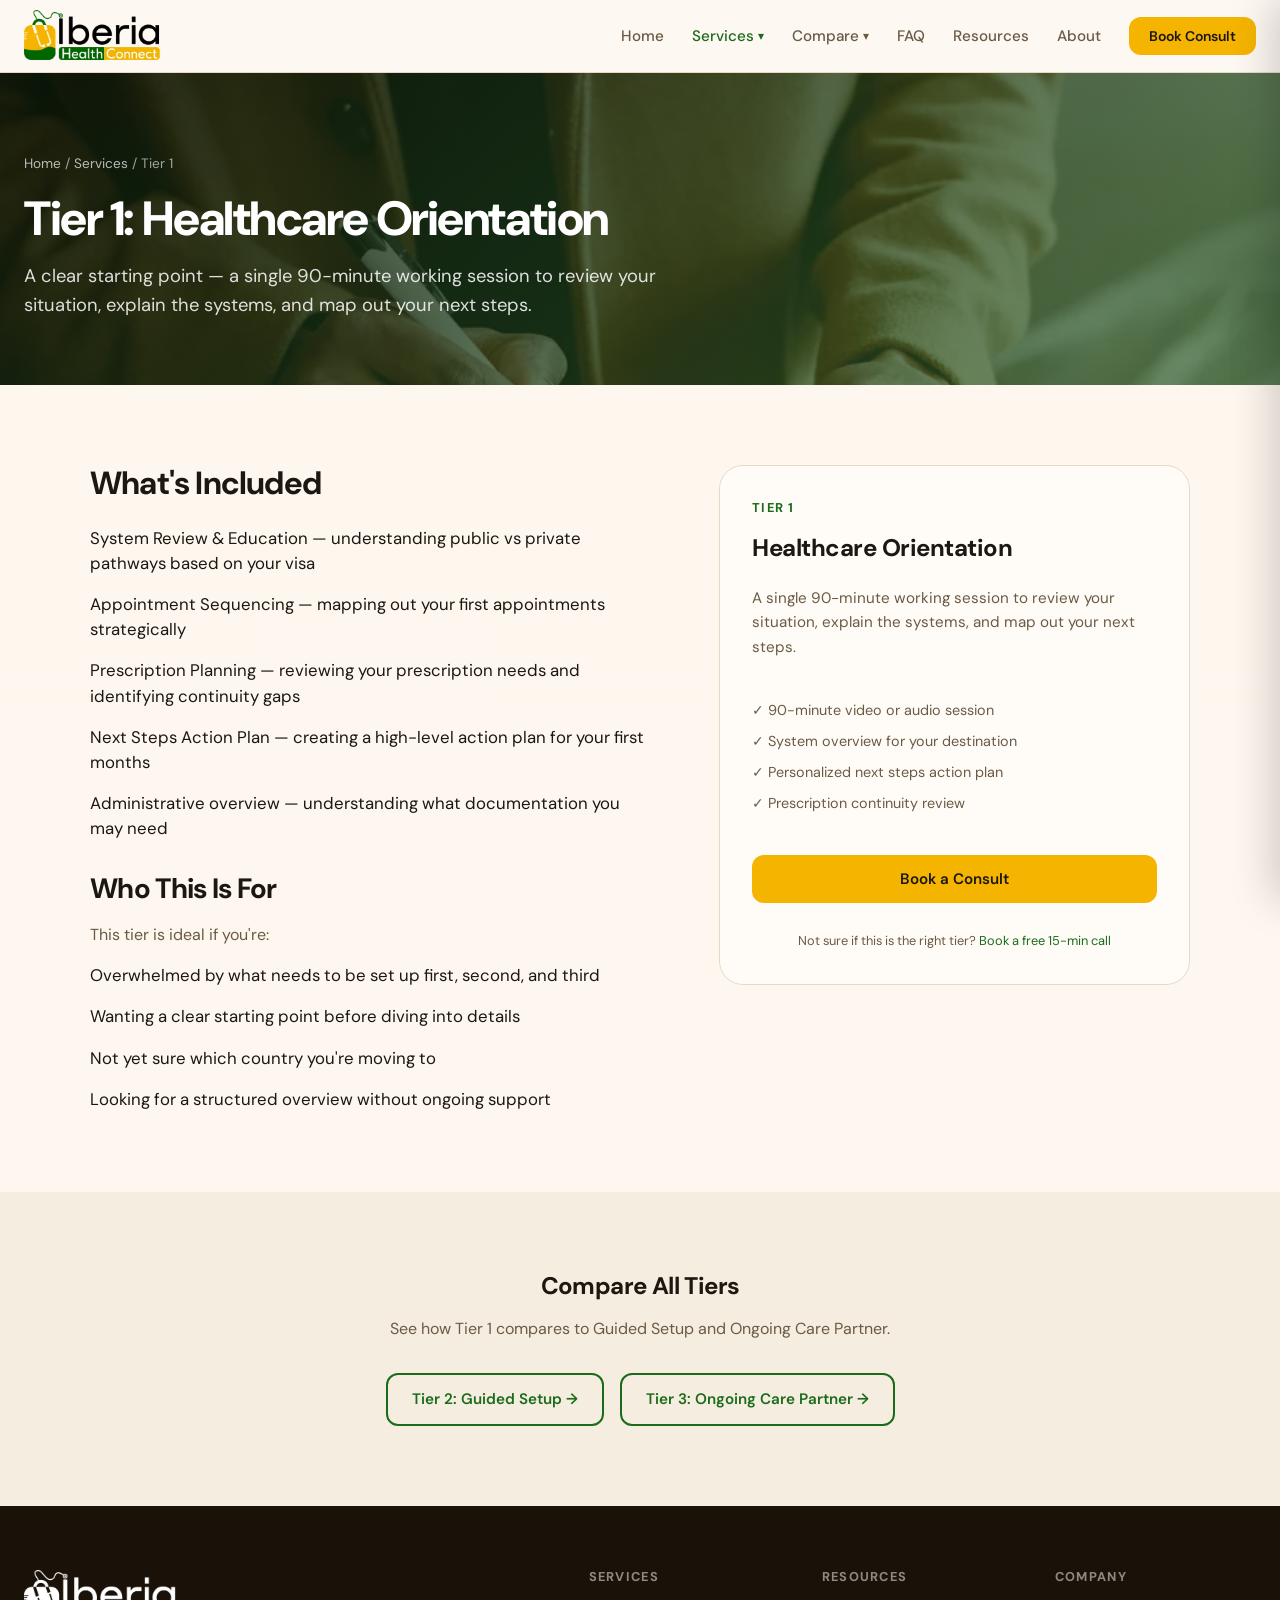
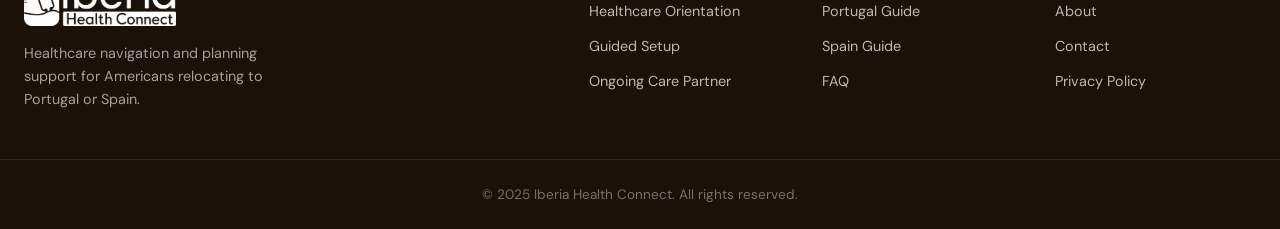
<file: services/healthcare-orientation.html>
<!DOCTYPE html>
<html lang="en">
<head>
  <meta charset="UTF-8" /><meta name="viewport" content="width=device-width, initial-scale=1.0" />
  <meta name="description" content="Tier 1: Healthcare Orientation � a 90-minute session to map out your healthcare plan in Portugal or Spain." />
  <link rel="icon" type="image/svg+xml" href="../favicon.svg" />
  <title>Healthcare Orientation – Iberia Health Connect</title>
  <link rel="preconnect" href="https://fonts.googleapis.com">
  <link rel="preconnect" href="https://fonts.gstatic.com" crossorigin>
  <link href="https://fonts.googleapis.com/css2?family=DM+Sans:ital,opsz,wght@0,9..40,300..700;1,9..40,300..700&display=swap" rel="stylesheet">
  <link href="https://fonts.cdnfonts.com/css/nekst" rel="stylesheet">
  <link rel="stylesheet" href="../css/style.css" />
</head>
<body>
  <header class="navbar" id="navbar">
    <div class="container nav-inner">
      <a href="../index.html" class="nav-logo"><img src="../images/IBERIA HEALTH.webp" alt="Iberia Health Connect" class="logo-img" /></a>
      <nav class="nav-links">
        <a href="../index.html" class="nav-link">Home</a>
        <div class="nav-dropdown">
          <button class="nav-link dropdown-btn active">Services <span class="chevron">▾</span></button>
          <div class="dropdown-menu">
            <a href="healthcare-orientation.html">Tier 1: Healthcare Orientation</a>
            <a href="guided-setup.html">Tier 2: Guided Setup</a>
            <a href="ongoing-care-partner.html">Tier 3: Ongoing Care Partner</a>
          </div>
        </div>
        <div class="nav-dropdown">
          <button class="nav-link dropdown-btn">Compare <span class="chevron">▾</span></button>
          <div class="dropdown-menu">
            <a href="../portugal-vs-spain.html">Portugal vs Spain Comparison</a>
            <a href="../portugal-guide.html">Portugal Healthcare Guide</a>
            <a href="../spain-guide.html">Spain Healthcare Guide</a>
          </div>
        </div>
        <a href="../faq.html" class="nav-link">FAQ</a>
        <a href="../resources.html" class="nav-link">Resources</a>
        <a href="../about.html" class="nav-link">About</a>
        <a href="../contact.html" class="btn btn-accent nav-cta">Book Consult</a>
      </nav>      <button class="hamburger" id="hamburger" aria-label="Toggle menu"><span></span><span></span><span></span></button>
    </div>
  </header>

  <!-- Mobile drawer -->
  <div class="mobile-menu" id="mobileMenu" role="dialog" aria-label="Navigation menu">
    <div class="mobile-menu-header">
      <img src="../images/IBERIA HEALTH.webp" alt="Iberia Health Connect" class="mobile-menu-logo" />
      <button class="mobile-menu-close" id="mobileClose" aria-label="Close menu">
        <svg xmlns="http://www.w3.org/2000/svg" width="20" height="20" viewBox="0 0 24 24" fill="none" stroke="currentColor" stroke-width="2.5" stroke-linecap="round" stroke-linejoin="round"><path d="M18 6 6 18"/><path d="m6 6 12 12"/></svg>
      </button>
    </div>
    <div class="mobile-menu-body">
      <div class="mobile-menu-cta">
        <a href="../contact.html" class="btn btn-accent btn-block">Book a Free Consult</a>
      </div>
      <a href="../index.html" class="mobile-link">Home</a>
      <div class="mobile-section-label">Services</div>
      <a href="healthcare-orientation.html" class="mobile-link">Tier 1: Healthcare Orientation</a>
      <a href="guided-setup.html" class="mobile-link">Tier 2: Guided Setup</a>
      <a href="ongoing-care-partner.html" class="mobile-link">Tier 3: Ongoing Care Partner</a>
      <div class="mobile-section-label">Compare</div>
      <a href="../portugal-vs-spain.html" class="mobile-link">Portugal vs Spain</a>
      <a href="../portugal-guide.html" class="mobile-link">Portugal Guide</a>
      <a href="../spain-guide.html" class="mobile-link">Spain Guide</a>
      <div class="mobile-section-label">More</div>
      <a href="../faq.html" class="mobile-link">FAQ</a>
      <a href="../resources.html" class="mobile-link">Resources</a>
      <a href="../about.html" class="mobile-link">About</a>
      <a href="../contact.html" class="mobile-link">Contact</a>
    </div>
  </div>

  <section class="page-hero" style="background-image:url('../images/warm paperwork.webp');background-size:cover;background-position:center top;position:relative;">
    <div style="position:absolute;inset:0;background:linear-gradient(135deg,rgba(8,20,6,0.80) 0%,rgba(45,106,45,0.60) 100%);"></div>
    <div class="container" style="position:relative;z-index:1;">
      <div class="breadcrumb"><a href="../index.html">Home</a> / <a href="index.html">Services</a> / Tier 1</div>
      <h1>Tier 1: Healthcare Orientation</h1>
      <p>A clear starting point — a single 90-minute working session to review your situation, explain the systems, and map out your next steps.</p>
    </div>
  </section>

  <section class="section">
    <div class="container">
      <div class="service-detail-grid">
        <div>
          <h2 class="serif" style="font-size:2rem; margin-bottom:1.5rem;">What's Included</h2>
          <ul class="check-list" style="margin-bottom:2rem;">
            <li>System Review & Education — understanding public vs private pathways based on your visa</li>
            <li>Appointment Sequencing — mapping out your first appointments strategically</li>
            <li>Prescription Planning — reviewing your prescription needs and identifying continuity gaps</li>
            <li>Next Steps Action Plan — creating a high-level action plan for your first months</li>
            <li>Administrative overview — understanding what documentation you may need</li>
          </ul>

          <h2 class="serif" style="font-size:1.75rem; margin-bottom:1rem;">Who This Is For</h2>
          <p style="color:var(--muted-foreground); margin-bottom:1rem;">This tier is ideal if you're:</p>
          <ul class="check-list">
            <li>Overwhelmed by what needs to be set up first, second, and third</li>
            <li>Wanting a clear starting point before diving into details</li>
            <li>Not yet sure which country you're moving to</li>
            <li>Looking for a structured overview without ongoing support</li>
          </ul>
        </div>

        <div>
          <div class="tier-card service-sticky-card">
            <div class="tier-label">Tier 1</div>
            <h3 style="font-size:1.5rem; margin-bottom:0.5rem;">Healthcare Orientation</h3>
            <p style="color:var(--muted-foreground); margin-bottom:1.5rem;">A single 90-minute working session to review your situation, explain the systems, and map out your next steps.</p>
            <ul style="list-style:none; margin-bottom:1.5rem; display:flex; flex-direction:column; gap:0.5rem;">
              <li style="font-size:0.9rem; color:var(--muted-foreground);">✓ 90-minute video or audio session</li>
              <li style="font-size:0.9rem; color:var(--muted-foreground);">✓ System overview for your destination</li>
              <li style="font-size:0.9rem; color:var(--muted-foreground);">✓ Personalized next steps action plan</li>
              <li style="font-size:0.9rem; color:var(--muted-foreground);">✓ Prescription continuity review</li>
            </ul>
            <a href="../contact.html" class="btn btn-accent" style="width:100%; text-align:center;">Book a Consult</a>
            <p style="font-size:0.8rem; color:var(--muted-foreground); text-align:center; margin-top:0.75rem;">Not sure if this is the right tier? <a href="../contact.html" style="color:var(--primary);">Book a free 15-min call</a></p>
          </div>
        </div>
      </div>
    </div>
  </section>

  <section class="section bg-secondary">
    <div class="container" style="text-align:center;">
      <h2 class="serif" style="margin-bottom:1rem;">Compare All Tiers</h2>
      <p style="color:var(--muted-foreground); margin-bottom:2rem;">See how Tier 1 compares to Guided Setup and Ongoing Care Partner.</p>
      <div style="display:flex; gap:1rem; justify-content:center; flex-wrap:wrap;">
        <a href="guided-setup.html" class="btn btn-outline">Tier 2: Guided Setup →</a>
        <a href="ongoing-care-partner.html" class="btn btn-outline">Tier 3: Ongoing Care Partner →</a>
      </div>
    </div>
  </section>

  <footer class="footer">
    <div class="container footer-inner">
      <div class="footer-brand"><img src="../images/Logo PNG (1).webp" alt="Iberia Health Connect" class="footer-logo" /><p>Healthcare navigation and planning support for Americans relocating to Portugal or Spain.</p></div>
      <div class="footer-links">
        <div class="footer-col"><h5>Services</h5><a href="healthcare-orientation.html">Healthcare Orientation</a><a href="guided-setup.html">Guided Setup</a><a href="ongoing-care-partner.html">Ongoing Care Partner</a></div>
        <div class="footer-col"><h5>Resources</h5><a href="../portugal-guide.html">Portugal Guide</a><a href="../spain-guide.html">Spain Guide</a><a href="../faq.html">FAQ</a></div>
        <div class="footer-col"><h5>Company</h5><a href="../about.html">About</a><a href="../contact.html">Contact</a><a href="../privacy.html">Privacy Policy</a></div>
      </div>
    </div>
    <div class="footer-bottom"><p>© 2025 Iberia Health Connect. All rights reserved.</p></div>
  </footer>
  <script src="../js/main.js"></script>
</body>
</html>
</file>
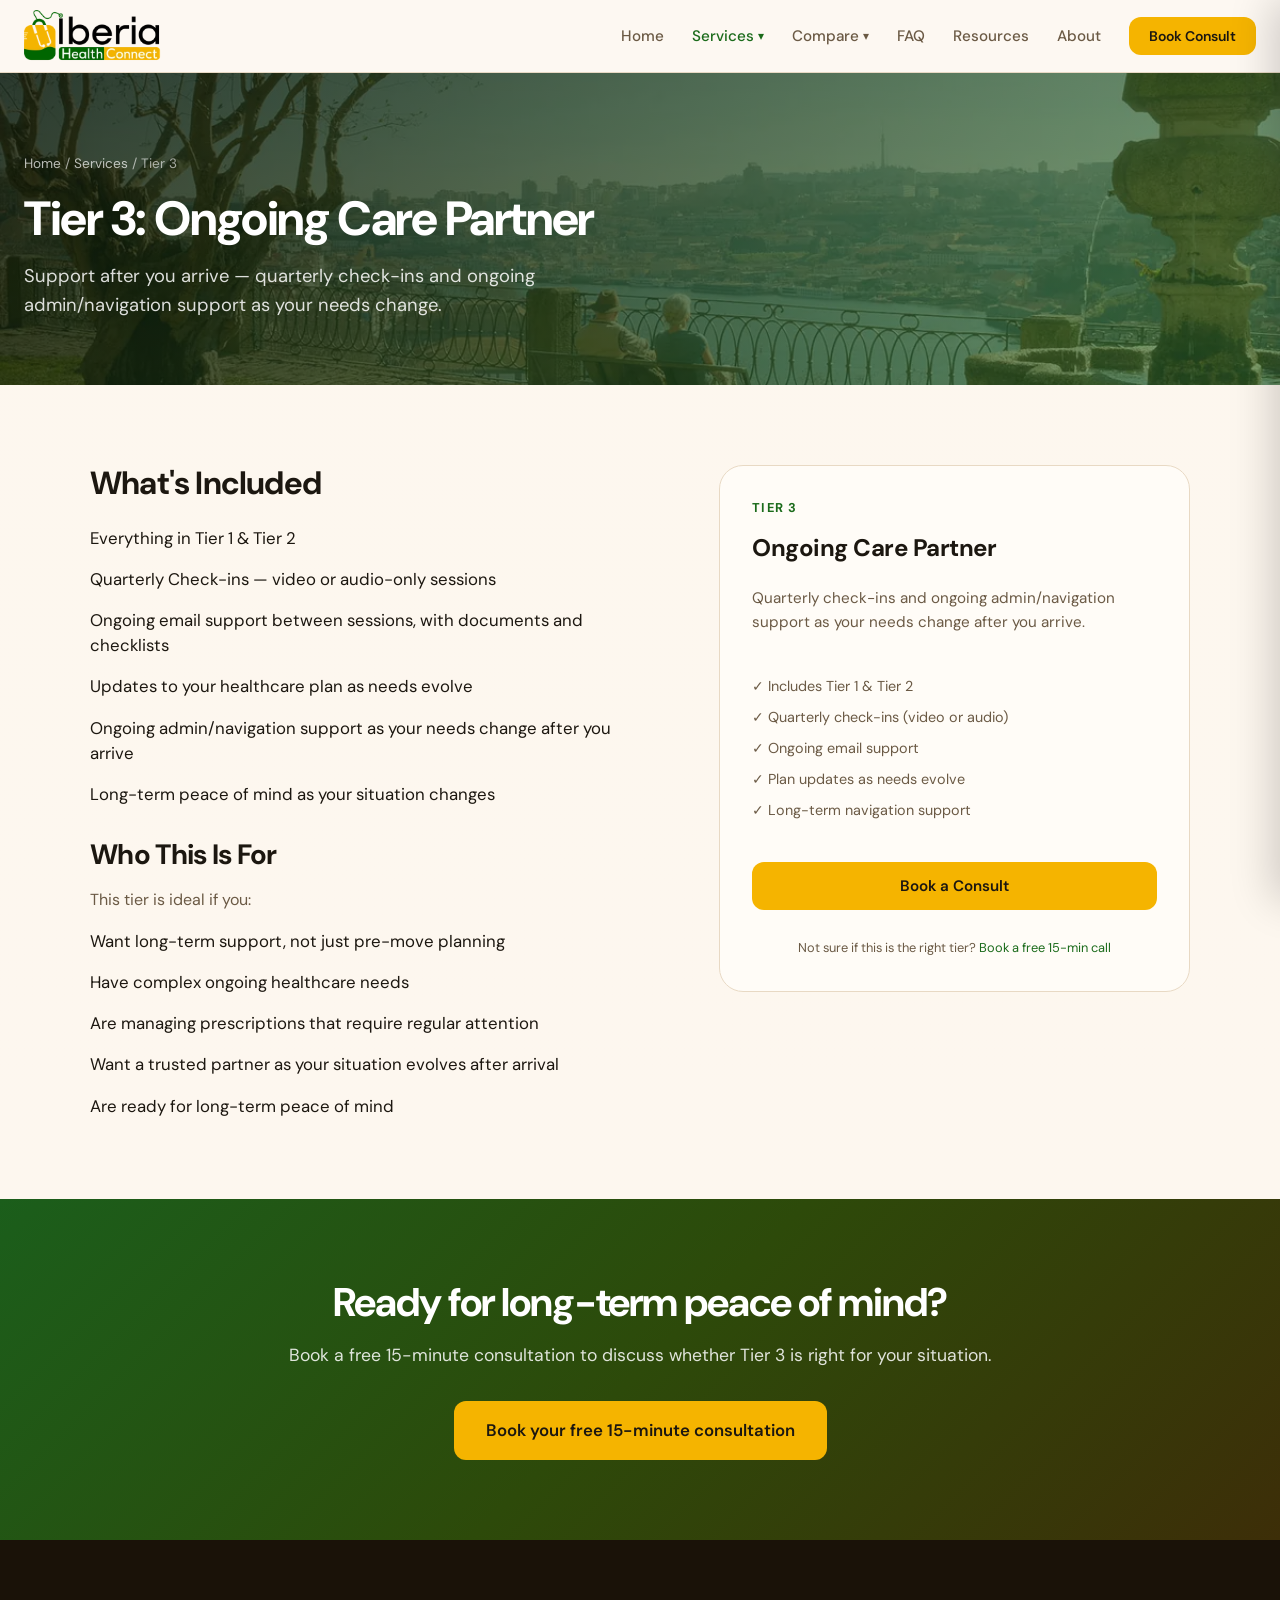
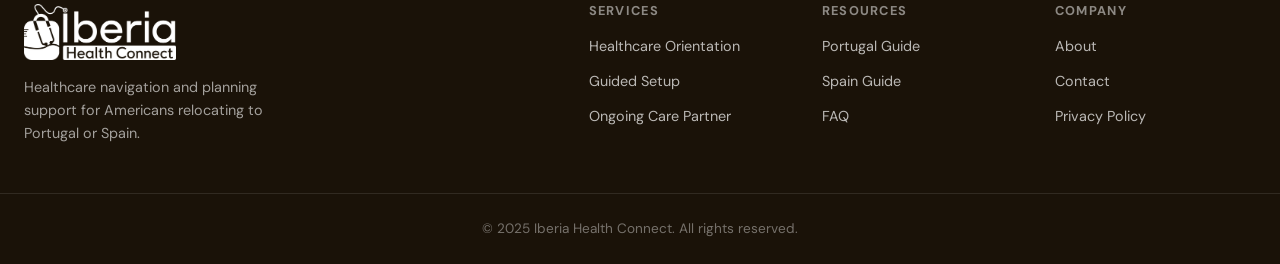
<file: services/ongoing-care-partner.html>
<!DOCTYPE html>
<html lang="en">
<head>
  <meta charset="UTF-8" /><meta name="viewport" content="width=device-width, initial-scale=1.0" />
  <meta name="description" content="Tier 3: Ongoing Care Partner � long-term healthcare navigation support for Americans living in Portugal or Spain." />
  <link rel="icon" type="image/svg+xml" href="../favicon.svg" />
  <title>Ongoing Care Partner – Iberia Health Connect</title>
  <link rel="preconnect" href="https://fonts.googleapis.com">
  <link rel="preconnect" href="https://fonts.gstatic.com" crossorigin>
  <link href="https://fonts.googleapis.com/css2?family=DM+Sans:ital,opsz,wght@0,9..40,300..700;1,9..40,300..700&display=swap" rel="stylesheet">
  <link href="https://fonts.cdnfonts.com/css/nekst" rel="stylesheet">
  <link rel="stylesheet" href="../css/style.css" />
</head>
<body>
  <header class="navbar" id="navbar">
    <div class="container nav-inner">
      <a href="../index.html" class="nav-logo"><img src="../images/IBERIA HEALTH.webp" alt="Iberia Health Connect" class="logo-img" /></a>
      <nav class="nav-links">
        <a href="../index.html" class="nav-link">Home</a>
        <div class="nav-dropdown">
          <button class="nav-link dropdown-btn active">Services <span class="chevron">▾</span></button>
          <div class="dropdown-menu">
            <a href="healthcare-orientation.html">Tier 1: Healthcare Orientation</a>
            <a href="guided-setup.html">Tier 2: Guided Setup</a>
            <a href="ongoing-care-partner.html">Tier 3: Ongoing Care Partner</a>
          </div>
        </div>
        <div class="nav-dropdown">
          <button class="nav-link dropdown-btn">Compare <span class="chevron">▾</span></button>
          <div class="dropdown-menu">
            <a href="../portugal-vs-spain.html">Portugal vs Spain Comparison</a>
            <a href="../portugal-guide.html">Portugal Healthcare Guide</a>
            <a href="../spain-guide.html">Spain Healthcare Guide</a>
          </div>
        </div>
        <a href="../faq.html" class="nav-link">FAQ</a>
        <a href="../resources.html" class="nav-link">Resources</a>
        <a href="../about.html" class="nav-link">About</a>
        <a href="../contact.html" class="btn btn-accent nav-cta">Book Consult</a>
      </nav>      <button class="hamburger" id="hamburger" aria-label="Toggle menu"><span></span><span></span><span></span></button>
    </div>
  </header>

  <!-- Mobile drawer -->
  <div class="mobile-menu" id="mobileMenu" role="dialog" aria-label="Navigation menu">
    <div class="mobile-menu-header">
      <img src="../images/IBERIA HEALTH.webp" alt="Iberia Health Connect" class="mobile-menu-logo" />
      <button class="mobile-menu-close" id="mobileClose" aria-label="Close menu">
        <svg xmlns="http://www.w3.org/2000/svg" width="20" height="20" viewBox="0 0 24 24" fill="none" stroke="currentColor" stroke-width="2.5" stroke-linecap="round" stroke-linejoin="round"><path d="M18 6 6 18"/><path d="m6 6 12 12"/></svg>
      </button>
    </div>
    <div class="mobile-menu-body">
      <div class="mobile-menu-cta">
        <a href="../contact.html" class="btn btn-accent btn-block">Book a Free Consult</a>
      </div>
      <a href="../index.html" class="mobile-link">Home</a>
      <div class="mobile-section-label">Services</div>
      <a href="healthcare-orientation.html" class="mobile-link">Tier 1: Healthcare Orientation</a>
      <a href="guided-setup.html" class="mobile-link">Tier 2: Guided Setup</a>
      <a href="ongoing-care-partner.html" class="mobile-link">Tier 3: Ongoing Care Partner</a>
      <div class="mobile-section-label">Compare</div>
      <a href="../portugal-vs-spain.html" class="mobile-link">Portugal vs Spain</a>
      <a href="../portugal-guide.html" class="mobile-link">Portugal Guide</a>
      <a href="../spain-guide.html" class="mobile-link">Spain Guide</a>
      <div class="mobile-section-label">More</div>
      <a href="../faq.html" class="mobile-link">FAQ</a>
      <a href="../resources.html" class="mobile-link">Resources</a>
      <a href="../about.html" class="mobile-link">About</a>
      <a href="../contact.html" class="mobile-link">Contact</a>
    </div>
  </div>

  <section class="page-hero" style="background-image:url('../images/retirement portugal.webp');background-size:cover;background-position:center;position:relative;">
    <div style="position:absolute;inset:0;background:linear-gradient(135deg,rgba(8,20,6,0.80) 0%,rgba(45,106,45,0.60) 100%);"></div>
    <div class="container" style="position:relative;z-index:1;">
      <div class="breadcrumb"><a href="../index.html">Home</a> / <a href="index.html">Services</a> / Tier 3</div>
      <h1>Tier 3: Ongoing Care Partner</h1>
      <p>Support after you arrive — quarterly check-ins and ongoing admin/navigation support as your needs change.</p>
    </div>
  </section>

  <section class="section">
    <div class="container">
      <div class="service-detail-grid">
        <div>
          <h2 class="serif" style="font-size:2rem; margin-bottom:1.5rem;">What's Included</h2>
          <ul class="check-list" style="margin-bottom:2rem;">
            <li>Everything in Tier 1 & Tier 2</li>
            <li>Quarterly Check-ins — video or audio-only sessions</li>
            <li>Ongoing email support between sessions, with documents and checklists</li>
            <li>Updates to your healthcare plan as needs evolve</li>
            <li>Ongoing admin/navigation support as your needs change after you arrive</li>
            <li>Long-term peace of mind as your situation changes</li>
          </ul>

          <h2 class="serif" style="font-size:1.75rem; margin-bottom:1rem;">Who This Is For</h2>
          <p style="color:var(--muted-foreground); margin-bottom:1rem;">This tier is ideal if you:</p>
          <ul class="check-list">
            <li>Want long-term support, not just pre-move planning</li>
            <li>Have complex ongoing healthcare needs</li>
            <li>Are managing prescriptions that require regular attention</li>
            <li>Want a trusted partner as your situation evolves after arrival</li>
            <li>Are ready for long-term peace of mind</li>
          </ul>
        </div>

        <div>
          <div class="tier-card service-sticky-card">
            <div class="tier-label">Tier 3</div>
            <h3 style="font-size:1.5rem; margin-bottom:0.5rem;">Ongoing Care Partner</h3>
            <p style="color:var(--muted-foreground); margin-bottom:1.5rem;">Quarterly check-ins and ongoing admin/navigation support as your needs change after you arrive.</p>
            <ul style="list-style:none; margin-bottom:1.5rem; display:flex; flex-direction:column; gap:0.5rem;">
              <li style="font-size:0.9rem; color:var(--muted-foreground);">✓ Includes Tier 1 & Tier 2</li>
              <li style="font-size:0.9rem; color:var(--muted-foreground);">✓ Quarterly check-ins (video or audio)</li>
              <li style="font-size:0.9rem; color:var(--muted-foreground);">✓ Ongoing email support</li>
              <li style="font-size:0.9rem; color:var(--muted-foreground);">✓ Plan updates as needs evolve</li>
              <li style="font-size:0.9rem; color:var(--muted-foreground);">✓ Long-term navigation support</li>
            </ul>
            <a href="../contact.html" class="btn btn-accent" style="width:100%; text-align:center;">Book a Consult</a>
            <p style="font-size:0.8rem; color:var(--muted-foreground); text-align:center; margin-top:0.75rem;">Not sure if this is the right tier? <a href="../contact.html" style="color:var(--primary);">Book a free 15-min call</a></p>
          </div>
        </div>
      </div>
    </div>
  </section>

  <section class="cta-banner">
    <div class="container text-center">
      <h2 class="serif cta-title">Ready for long-term peace of mind?</h2>
      <p>Book a free 15-minute consultation to discuss whether Tier 3 is right for your situation.</p>
      <a href="../contact.html" class="btn btn-accent btn-lg">Book your free 15-minute consultation</a>
    </div>
  </section>

  <footer class="footer">
    <div class="container footer-inner">
      <div class="footer-brand"><img src="../images/Logo PNG (1).webp" alt="Iberia Health Connect" class="footer-logo" /><p>Healthcare navigation and planning support for Americans relocating to Portugal or Spain.</p></div>
      <div class="footer-links">
        <div class="footer-col"><h5>Services</h5><a href="healthcare-orientation.html">Healthcare Orientation</a><a href="guided-setup.html">Guided Setup</a><a href="ongoing-care-partner.html">Ongoing Care Partner</a></div>
        <div class="footer-col"><h5>Resources</h5><a href="../portugal-guide.html">Portugal Guide</a><a href="../spain-guide.html">Spain Guide</a><a href="../faq.html">FAQ</a></div>
        <div class="footer-col"><h5>Company</h5><a href="../about.html">About</a><a href="../contact.html">Contact</a><a href="../privacy.html">Privacy Policy</a></div>
      </div>
    </div>
    <div class="footer-bottom"><p>© 2025 Iberia Health Connect. All rights reserved.</p></div>
  </footer>
  <script src="../js/main.js"></script>
</body>
</html>
</file>
<file: css/style.css>
/* ===== THEME VARIABLES ===== */
:root {
  --background: #fdf8f2;
  --foreground: #1c1710;
  --card: #fffcf7;
  --card-foreground: #1c1710;
  --primary: #1b6b1b;
  --primary-foreground: #ffffff;
  --secondary: #f5ede0;
  --secondary-foreground: #1c1710;
  --muted: #f5ede0;
  --muted-foreground: #6b5a45;
  --accent: #f5b400;
  --accent-foreground: #1c1710;
  --border: #e8d9c4;
  --radius: 0.75rem;
  --font-sans: 'DM Sans', sans-serif;
  --font-serif: 'Nekst', 'DM Sans', sans-serif;
}

/* ===== RESET ===== */
*, *::before, *::after { box-sizing: border-box; margin: 0; padding: 0; }
html { scroll-behavior: smooth; }
body {
  font-family: var(--font-sans);
  background: var(--background);
  color: var(--foreground);
  line-height: 1.6;
  -webkit-font-smoothing: antialiased;
  overflow-x: hidden;
  /* Subtle warm tint across the whole page */
  background-image: linear-gradient(
    180deg,
    rgba(255, 220, 150, 0.04) 0%,
    rgba(255, 200, 100, 0.02) 100%
  );
}
img { max-width: 100%; display: block; }
a { color: inherit; text-decoration: none; }

/* ── Nekst for all headings, DM Sans for body ── */
h1, h2, h3, h4, h5, h6 {
  font-family: 'Nekst', 'DM Sans', sans-serif;
  line-height: 1.15;
  letter-spacing: -0.02em;
}
h1 { font-weight: 800; letter-spacing: -0.03em; }
h2 { font-weight: 700; letter-spacing: -0.025em; }
h3 { font-weight: 700; }
h4 { font-weight: 600; }
h5, h6 { font-weight: 600; letter-spacing: 0; }

p, li, td, th, label, input, textarea, select, span {
  font-family: 'DM Sans', sans-serif;
}

/* ===== LAYOUT ===== */
.container { max-width: 1280px; margin: 0 auto; padding: 0 1.5rem; }
.section { padding: 5rem 0; }
.bg-secondary { background: var(--secondary); }
.text-center { text-align: center; }
.text-muted { color: var(--muted-foreground); }
.mt-auto { margin-top: auto; }
.mt-8 { margin-top: 2rem; }
.section-header { text-align: center; margin-bottom: 3.5rem; }
.section-header h2 { font-size: 2.25rem; margin-bottom: 1rem; }
.section-header p { font-size: 1.125rem; color: var(--muted-foreground); max-width: 600px; margin: 0 auto; }
.serif { font-family: 'Nekst', 'DM Sans', sans-serif; }
.two-col { display: grid; grid-template-columns: 1fr 1fr; gap: 4rem; align-items: center; }

/* ===== BUTTONS ===== */
.btn {
  display: inline-flex; align-items: center; justify-content: center;
  padding: 0.75rem 1.5rem; border-radius: var(--radius);
  font-family: var(--font-sans); font-weight: 600; font-size: 0.95rem;
  cursor: pointer; transition: all 0.2s; border: none; text-decoration: none;
}
.btn-accent { background: var(--accent); color: var(--accent-foreground); }
.btn-accent:hover { background: #e0a500; transform: translateY(-1px); box-shadow: 0 4px 16px rgba(245,180,0,0.45); }
.btn-outline { background: transparent; color: var(--primary); border: 2px solid var(--primary); }
.btn-outline:hover { background: var(--primary); color: white; }
.btn-ghost { background: transparent; color: var(--primary); font-weight: 600; }
.btn-ghost:hover { color: var(--accent); }
.btn-lg { padding: 1rem 2rem; font-size: 1.05rem; }
.btn-block { display: block; width: 100%; text-align: center; }

/* ===== NAVBAR ===== */
.navbar {
  position: sticky; top: 0; z-index: 100;
  background: rgba(253,248,242,0.96); backdrop-filter: blur(12px);
  border-bottom: 1px solid var(--border);
}
.nav-inner {
  display: flex; align-items: center; justify-content: space-between;
  height: 72px;
}
.nav-logo { display: flex; align-items: center; }
.logo-img { height: 52px; width: auto; object-fit: contain; }
.nav-links { display: flex; align-items: center; gap: 1.75rem; }
.nav-link {
  font-weight: 500; color: var(--muted-foreground); font-size: 0.95rem;
  transition: color 0.2s; background: none; border: none; cursor: pointer;
  font-family: var(--font-sans);
}
.nav-link:hover, .nav-link.active { color: var(--primary); }
.nav-cta { padding: 0.5rem 1.25rem; font-size: 0.875rem; }

/* Dropdown */
.nav-dropdown { position: relative; }
.dropdown-btn { display: flex; align-items: center; gap: 0.25rem; }
.chevron { font-size: 0.75rem; transition: transform 0.2s; }
.nav-dropdown:hover .chevron { transform: rotate(180deg); }
.dropdown-menu {
  position: absolute; top: 100%; left: 0;
  background: var(--card); border: 1px solid var(--border);
  border-radius: var(--radius); box-shadow: 0 8px 32px rgba(0,0,0,0.12);
  min-width: 260px; padding: 0.5rem; display: flex; flex-direction: column; gap: 0.25rem;
  opacity: 0; pointer-events: none; transform: translateY(4px);
  transition: opacity 0.2s, transform 0.2s;
  transition-delay: 0s;
  z-index: 50;
  /* Invisible top padding bridges the gap so cursor doesn't leave the hover zone */
  padding-top: 0.75rem;
  margin-top: 0;
}
/* Small pseudo-element bridge fills any gap between button and menu */
.nav-dropdown::after {
  content: '';
  position: absolute;
  top: 100%;
  left: 0;
  width: 100%;
  height: 12px;
}
.nav-dropdown:hover .dropdown-menu {
  opacity: 1;
  pointer-events: auto;
  transform: translateY(0);
  transition-delay: 0s;
}
/* Delay closing so cursor has time to reach the menu */
.nav-dropdown:not(:hover) .dropdown-menu {
  transition-delay: 0.18s;
}
.dropdown-menu a {
  padding: 0.75rem 1rem; border-radius: 0.5rem; font-size: 0.875rem;
  font-weight: 500; color: var(--foreground); transition: background 0.15s;
}
.dropdown-menu a:hover { background: var(--secondary); }

/* Hamburger */
.hamburger { display: none; flex-direction: column; gap: 5px; background: none; border: none; cursor: pointer; padding: 4px; }
.hamburger span { display: block; width: 24px; height: 2px; background: var(--foreground); border-radius: 2px; transition: all 0.3s; }
.hamburger.open span:nth-child(1) { transform: translateY(7px) rotate(45deg); }
.hamburger.open span:nth-child(2) { opacity: 0; }
.hamburger.open span:nth-child(3) { transform: translateY(-7px) rotate(-45deg); }

/* Mobile menu — slide from right drawer */
.mobile-menu {
  position: fixed;
  top: 0; right: 0;
  width: min(320px, 85vw);
  height: 100%;
  max-height: 100vh;
  max-height: 100dvh;
  background: var(--card);
  box-shadow: -8px 0 40px rgba(0,0,0,0.18);
  z-index: 200;
  display: flex;
  flex-direction: column;
  padding: 0;
  overflow: hidden;
  transform: translateX(100%);
  transition: transform 0.32s cubic-bezier(0.4, 0, 0.2, 1);
  pointer-events: none;
}
.mobile-menu.open {
  transform: translateX(0);
  pointer-events: auto;
}
.mobile-menu-header {
  display: flex;
  align-items: center;
  justify-content: space-between;
  padding: 1.25rem 1.5rem;
  border-bottom: 1px solid var(--border);
  flex-shrink: 0;
  min-height: 68px;
}
.mobile-menu-logo { height: 36px; width: auto; object-fit: contain; }
.mobile-menu-close {
  background: none; border: none; cursor: pointer;
  width: 36px; height: 36px; border-radius: 0.5rem;
  display: flex; align-items: center; justify-content: center;
  color: var(--foreground); transition: background 0.15s;
}
.mobile-menu-close:hover { background: var(--secondary); }
.mobile-menu-body {
  flex: 1;
  min-height: 0; /* critical — allows flex child to scroll */
  padding: 1.25rem 1.5rem;
  padding-bottom: max(1.5rem, env(safe-area-inset-bottom));
  display: flex;
  flex-direction: column;
  gap: 0.15rem;
  overflow-y: scroll;
  -webkit-overflow-scrolling: touch;
  overscroll-behavior: contain;
}
.mobile-menu-cta {
  margin-bottom: 1.25rem;
}
.mobile-section-label {
  font-size: 0.7rem; font-weight: 700;
  text-transform: uppercase; letter-spacing: 0.12em;
  color: var(--muted-foreground);
  padding: 1rem 0 0.4rem;
}
.mobile-link {
  display: block;
  padding: 0.7rem 0.75rem;
  font-weight: 500; font-size: 0.95rem;
  color: var(--foreground);
  border-radius: 0.5rem;
  transition: background 0.15s, color 0.15s;
}
.mobile-link:hover { background: var(--secondary); color: var(--primary); }
.mobile-link.active { color: var(--primary); font-weight: 600; }

/* Backdrop */
.mobile-backdrop {
  position: fixed; inset: 0;
  background: rgba(0,0,0,0.45);
  z-index: 199;
  opacity: 0;
  pointer-events: none;
  transition: opacity 0.32s ease;
  backdrop-filter: blur(2px);
}
.mobile-backdrop.open {
  opacity: 1;
  pointer-events: auto;
}

/* ===== HERO ===== */
.hero {
  position: relative;
  overflow: hidden;
}
.hero-bg {
  position: absolute;
  inset: 0;
  z-index: 0;
}
.hero-bg-img { width: 100%; height: 100%; object-fit: cover; object-position: center; }
.hero-overlay {
  position: absolute; inset: 0;
  background: linear-gradient(
    100deg,
    rgba(0,0,0,0.88) 0%,
    rgba(0,0,0,0.80) 45%,
    rgba(0,0,0,0.30) 75%,
    rgba(0,0,0,0.05) 100%
  );
  z-index: 1;
}

/* Split layout */
.hero-split {
  position: relative;
  z-index: 2;
  display: grid;
  grid-template-columns: 1fr 1fr;
  align-items: center;
  min-height: 100vh;
  padding: 0 1.5rem;
  width: 100%;
  max-width: 1280px;
  margin: 0 auto;
}

/* Left col */
.hero-text-col {
  max-width: 580px;
  padding: 7rem 0;
}
.hero-title {
  font-size: clamp(2.6rem, 4.8vw, 4rem);
  color: white; font-weight: 700;
  line-height: 1.1; margin-bottom: 1.5rem;
  text-shadow: 0 2px 16px rgba(0,0,0,0.4);
}
.hero-title em { font-style: italic; color: var(--accent); }
.hero-sub {
  font-size: clamp(1rem, 1.6vw, 1.15rem);
  color: rgba(255,255,255,0.82); margin-bottom: 2.5rem;
  font-weight: 300; line-height: 1.75; max-width: 460px;
}
.hero-actions { display: flex; flex-wrap: wrap; gap: 1rem; align-items: center; margin-bottom: 3rem; }

/* Right col — doctor bleeds to bottom */
.hero-mockup-col {
  position: relative;
  align-self: stretch;
  display: flex;
  align-items: flex-end;
  justify-content: center;
}
.hero-mockup-wrap {
  position: relative;
  display: flex;
  align-items: flex-end;
  justify-content: center;
  height: 100%;
}

/* Doctor — tall, flush to bottom, bleeds out */
.hero-doctor-card {
  position: relative;
  z-index: 3;
}
.hero-doctor-img {
  display: block;
  height: 95vh;
  width: auto;
  max-width: none;
  object-fit: contain;
  object-position: bottom center;
  mix-blend-mode: screen;
  filter: drop-shadow(-8px 0 40px rgba(0,0,0,0.5));
  margin-bottom: -4px; /* flush to bottom edge */
}

/* Floating cards */
.hero-float-card {
  position: absolute;
  background: rgba(255,255,255,0.96);
  border-radius: 1rem;
  padding: 0.85rem 1.1rem;
  box-shadow: 0 8px 32px rgba(0,0,0,0.18);
  border: 1px solid rgba(255,255,255,0.5);
  backdrop-filter: blur(16px);
  display: flex;
  align-items: center;
  gap: 0.65rem;
  z-index: 4;
}
.hero-float-trust {
  top: 18%; right: 2rem;
  min-width: 185px;
}
.hero-float-checklist {
  bottom: 22%; left: -1rem;
  flex-direction: column;
  align-items: flex-start;
  min-width: 195px;
  gap: 0;
}
.hero-float-icon {
  width: 34px; height: 34px; border-radius: 0.5rem;
  display: flex; align-items: center; justify-content: center;
  flex-shrink: 0;
}
.hero-float-icon.green { background: #d4edda; }
.hero-float-title { font-weight: 700; font-size: 0.83rem; color: #1c1917; line-height: 1.2; }
.hero-float-sub { font-size: 0.72rem; color: var(--muted-foreground); margin-top: 0.15rem; }
.hero-float-item {
  display: flex; align-items: center; gap: 0.45rem;
  font-size: 0.76rem; font-weight: 500; color: #1c1917;
  line-height: 1.4; padding: 0.2rem 0;
}

/* Free consult pill */
.hero-float-pill {
  position: absolute;
  bottom: 28%; right: 1.5rem;
  background: var(--accent);
  color: #000000;
  padding: 0.5rem 1.1rem;
  border-radius: 999px;
  font-size: 0.76rem; font-weight: 700;
  display: flex; align-items: center; gap: 0.4rem;
  box-shadow: 0 4px 20px rgba(245,180,0,0.45);
  white-space: nowrap;
  z-index: 4;
}

/* ===== QUICK LINKS ===== */
.quick-links { padding: 3rem 0; background: var(--secondary); border-top: 1px solid var(--border); border-bottom: 1px solid var(--border); }
.quick-grid { display: grid; grid-template-columns: repeat(3, 1fr); gap: 1.5rem; }
.quick-card {
  background: var(--card); padding: 1.5rem; border-radius: 1rem;
  border: 1px solid var(--border); transition: all 0.2s;
}
.quick-card:hover { box-shadow: 0 8px 24px rgba(0,0,0,0.08); border-color: rgba(27,107,27,0.3); transform: translateY(-2px); }
.quick-card h3 { font-size: 1.2rem; margin-bottom: 0.5rem; display: flex; justify-content: space-between; align-items: center; }
.quick-card:hover h3 { color: var(--primary); }
.quick-card p { color: var(--muted-foreground); font-size: 0.95rem; }
.arrow { opacity: 0; transform: translateX(-6px); transition: all 0.2s; }
.quick-card:hover .arrow { opacity: 1; transform: translateX(0); }

/* ===== TWO COL ===== */
.col h2 { font-size: 2.25rem; margin-bottom: 1.25rem; }
.col p { font-size: 1.1rem; color: var(--muted-foreground); margin-bottom: 2rem; }
.check-list { list-style: none; display: flex; flex-direction: column; gap: 1rem; }
.check-list li { display: flex; align-items: flex-start; gap: 0.75rem; font-size: 1.05rem; line-height: 1.5; }

/* Image card */
.img-card { position: relative; }
.rounded-img { border-radius: 1.5rem; width: 100%; aspect-ratio: 4/3; object-fit: cover; box-shadow: 0 24px 64px rgba(0,0,0,0.15); }
.float-badge {
  position: absolute; bottom: -1.5rem; left: -1.5rem;
  background: var(--card); padding: 1.25rem 1.5rem; border-radius: 1rem;
  box-shadow: 0 8px 32px rgba(0,0,0,0.12); border: 1px solid var(--border);
  max-width: 220px;
}
.float-badge svg { color: var(--accent); margin-bottom: 0.5rem; }
.badge-title { font-weight: 700; font-size: 0.95rem; margin-bottom: 0.25rem; }
.badge-sub { font-size: 0.8rem; color: var(--muted-foreground); }

/* ===== TIERS ===== */
.tiers-grid { display: grid; grid-template-columns: repeat(3, 1fr); gap: 2rem; align-items: start; }
.tier-card {
  background: var(--card); border-radius: 1.5rem; padding: 2rem;
  border: 1px solid var(--border); display: flex; flex-direction: column;
  gap: 1rem; height: 100%; position: relative;
}
.tier-featured {
  border-color: rgba(27,107,27,0.5); box-shadow: 0 8px 32px rgba(27,107,27,0.12);
  transform: scale(1.04); z-index: 1;
}
.tier-label { font-size: 0.8rem; font-weight: 700; text-transform: uppercase; letter-spacing: 0.1em; color: var(--primary); }
.tier-card h3 { font-size: 1.35rem; }
.tier-card p { color: var(--muted-foreground); font-size: 0.95rem; flex: 1; }
.most-popular {
  position: absolute; top: -0.75rem; left: 50%; transform: translateX(-50%);
  background: var(--primary); color: white; font-size: 0.75rem; font-weight: 700;
  padding: 0.25rem 1rem; border-radius: 999px; white-space: nowrap;
}


/* ===== HOW IT WORKS ===== */
.steps-grid { display: grid; grid-template-columns: repeat(3, 1fr); gap: 2rem; }
.step { text-align: center; padding: 2rem; }
.step-num {
  width: 56px; height: 56px; border-radius: 50%; background: var(--primary);
  color: white; font-size: 1.5rem; font-weight: 700; display: flex;
  align-items: center; justify-content: center; margin: 0 auto 1.25rem;
}
.step h4 { font-size: 1.15rem; margin-bottom: 0.75rem; }
.step p { color: var(--muted-foreground); }

/* ===== CTA BANNER ===== */
.cta-banner {
  background: linear-gradient(135deg, #1b5e1b 0%, #2d4a0a 50%, #3d2e08 100%);
  color: white; padding: 5rem 0; text-align: center;
}
.cta-title { font-size: 2.5rem; color: white; margin-bottom: 1rem; }
.cta-banner p { font-size: 1.1rem; color: rgba(255,255,255,0.85); margin-bottom: 2rem; }

/* ===== FOOTER ===== */
.footer { background: #1a1208; color: rgba(255,255,255,0.82); padding: 4rem 0 0; }
.footer-inner { display: grid; grid-template-columns: 1.5fr 2fr; gap: 4rem; padding-bottom: 3rem; }
.footer-brand p { font-size: 0.9rem; color: rgba(255,255,255,0.6); margin-top: 1rem; max-width: 280px; }
.footer-logo { height: 56px; width: auto; object-fit: contain; filter: brightness(0) invert(1); }
.footer-links { display: grid; grid-template-columns: repeat(3, 1fr); gap: 2rem; }
.footer-col { display: flex; flex-direction: column; gap: 0.75rem; }
.footer-col h5 { font-family: var(--font-sans); font-size: 0.8rem; font-weight: 700; text-transform: uppercase; letter-spacing: 0.1em; color: rgba(255,255,255,0.5); margin-bottom: 0.25rem; }
.footer-col a { font-size: 0.9rem; color: rgba(255,255,255,0.7); transition: color 0.2s; }
.footer-col a:hover { color: white; }
.footer-bottom { border-top: 1px solid rgba(255,255,255,0.1); padding: 1.5rem 0; text-align: center; }
.footer-bottom p { font-size: 0.85rem; color: rgba(255,255,255,0.4); }

/* ===== PAGE HERO (inner pages) ===== */
.page-hero { background: linear-gradient(135deg, #1b5e1b 0%, #2d4a0a 50%, #3d2e08 100%); color: white; padding: 5rem 0 4rem; }
.page-hero h1 { font-size: clamp(2rem, 4vw, 3rem); color: white; margin-bottom: 1rem; }
.page-hero p { font-size: 1.15rem; color: rgba(255,255,255,0.85); max-width: 640px; }
.breadcrumb { font-size: 0.85rem; color: rgba(255,255,255,0.6); margin-bottom: 1rem; }
.breadcrumb a { color: rgba(255,255,255,0.7); }
.breadcrumb a:hover { color: white; }

/* ===== PROSE CONTENT ===== */
.prose-section { padding: 4rem 0; }
.prose-content { max-width: 800px; margin: 0 auto; }
.prose-content h2 { font-size: 1.75rem; margin: 2.5rem 0 1rem; }
.prose-content h3 { font-size: 1.35rem; margin: 2rem 0 0.75rem; }
.prose-content p { margin-bottom: 1.25rem; color: var(--muted-foreground); line-height: 1.75; }
.prose-content ul { padding-left: 1.5rem; margin-bottom: 1.25rem; }
.prose-content li { margin-bottom: 0.5rem; color: var(--muted-foreground); }

/* ===== ACCORDION / FAQ ===== */
.faq-list { max-width: 800px; margin: 0 auto; display: flex; flex-direction: column; gap: 1rem; }
.faq-item { background: var(--card); border: 1px solid var(--border); border-radius: var(--radius); overflow: hidden; }
.faq-question {
  width: 100%; text-align: left; padding: 1.25rem 1.5rem;
  background: none; border: none; cursor: pointer; font-family: var(--font-sans);
  font-size: 1rem; font-weight: 600; color: var(--foreground);
  display: flex; justify-content: space-between; align-items: center; gap: 1rem;
}
.faq-question:hover { color: var(--primary); }
.faq-icon { font-size: 1.25rem; transition: transform 0.3s; flex-shrink: 0; color: var(--primary); }
.faq-item.open .faq-icon { transform: rotate(45deg); }
.faq-answer { max-height: 0; overflow: hidden; transition: max-height 0.35s ease; }
.faq-answer-inner { padding: 0 1.5rem 1.25rem; color: var(--muted-foreground); line-height: 1.7; }

/* ===== COMPARISON TABLE ===== */
.compare-table-wrap { overflow-x: auto; -webkit-overflow-scrolling: touch; width: 100%; }
.compare-table { width: 100%; min-width: 560px; border-collapse: collapse; margin: 2rem 0; }
.compare-table th { background: var(--primary); color: white; padding: 1rem 1.25rem; text-align: left; font-family: var(--font-sans); font-weight: 600; }
.compare-table td { padding: 0.875rem 1.25rem; border-bottom: 1px solid var(--border); font-size: 0.95rem; }
.compare-table tr:nth-child(even) td { background: var(--secondary); }
.compare-table tr:hover td { background: rgba(27,107,27,0.06); }

/* ===== CONTACT FORM ===== */
.contact-grid { display: grid; grid-template-columns: 1fr 1.2fr; gap: 4rem; align-items: start; }
.contact-info h2 { font-size: 2rem; margin-bottom: 1rem; }
.contact-info p { color: var(--muted-foreground); margin-bottom: 1.5rem; }
.contact-detail { display: flex; align-items: center; gap: 0.75rem; margin-bottom: 1rem; color: var(--muted-foreground); }
.form-card { background: var(--card); border: 1px solid var(--border); border-radius: 1.5rem; padding: 2.5rem; }
.form-group { margin-bottom: 1.25rem; }
.form-group label { display: block; font-weight: 600; font-size: 0.9rem; margin-bottom: 0.5rem; }
.form-group input, .form-group select, .form-group textarea {
  width: 100%; padding: 0.75rem 1rem; border: 1px solid var(--border);
  border-radius: var(--radius); font-family: var(--font-sans); font-size: 0.95rem;
  background: var(--background); color: var(--foreground); transition: border-color 0.2s;
}
.form-group input:focus, .form-group select:focus, .form-group textarea:focus {
  outline: none; border-color: var(--primary); box-shadow: 0 0 0 3px rgba(27,107,27,0.1);
}
.form-group textarea { resize: vertical; min-height: 120px; }
.form-row { display: grid; grid-template-columns: 1fr 1fr; gap: 1rem; }

/* ===== RESOURCES ===== */
.resources-grid { display: grid; grid-template-columns: repeat(3, 1fr); gap: 1.5rem; }
.resource-card { background: var(--card); border: 1px solid var(--border); border-radius: 1rem; padding: 1.75rem; transition: all 0.2s; }
.resource-card:hover { box-shadow: 0 8px 24px rgba(0,0,0,0.08); transform: translateY(-2px); }
.resource-tag { font-size: 0.75rem; font-weight: 700; text-transform: uppercase; letter-spacing: 0.08em; color: var(--accent); margin-bottom: 0.75rem; }
.resource-card h4 { font-size: 1.05rem; margin-bottom: 0.5rem; }
.resource-card p { font-size: 0.9rem; color: var(--muted-foreground); }
.resource-link { display: inline-flex; align-items: center; gap: 0.25rem; font-size: 0.875rem; font-weight: 600; color: var(--primary); margin-top: 1rem; }
.resource-link:hover { color: var(--accent); }

/* ===== ANIMATIONS ===== */
.animate-up { animation: fadeUp 0.6s ease both; }
.animate-right { animation: fadeRight 0.6s ease both; }
.animate-left { animation: fadeLeft 0.6s ease both; }
@keyframes fadeUp { from { opacity: 0; transform: translateY(24px); } to { opacity: 1; transform: translateY(0); } }
@keyframes fadeRight { from { opacity: 0; transform: translateX(-24px); } to { opacity: 1; transform: translateX(0); } }
@keyframes fadeLeft { from { opacity: 0; transform: translateX(24px); } to { opacity: 1; transform: translateX(0); } }

/* ===== TIER EXTRAS ===== */
.tier-num {
  font-size: 3rem; font-weight: 700; font-family: 'Nekst', 'DM Sans', sans-serif;
  color: var(--border); line-height: 1; margin-bottom: -0.5rem;
}
.tier-num.accent { color: rgba(193,127,58,0.25); }
.tier-features { list-style: none; display: flex; flex-direction: column; gap: 0.5rem; margin-top: 0.25rem; }
.tier-features li { font-size: 0.875rem; color: var(--muted-foreground); padding-left: 1.25rem; position: relative; }
.tier-features li::before { content: "✓"; position: absolute; left: 0; color: var(--primary); font-weight: 700; }

/* ===== WHO WE HELP ===== */
.who-grid { display: grid; grid-template-columns: repeat(2, 1fr); gap: 1.5rem; }
.who-card {
  background: var(--card);
  border: 1px solid var(--border);
  border-radius: 1.25rem;
  overflow: hidden;
  transition: all 0.25s;
  box-shadow: 0 2px 12px rgba(0,0,0,0.05);
}
.who-card:hover {
  transform: translateY(-4px);
  box-shadow: 0 12px 32px rgba(0,0,0,0.1);
  border-color: rgba(27,107,27,0.35);
}
.who-card-img {
  width: 100%; height: 200px;
  object-fit: cover; object-position: center; display: block;
}
.who-card h4 { font-size: 1.1rem; margin-bottom: 0.5rem; padding: 1.25rem 1.5rem 0; }
.who-card p { color: var(--muted-foreground); font-size: 0.95rem; padding: 0 1.5rem 1.5rem; }
.who-icon {
  width: 52px; height: 52px;
  background: var(--secondary);
  border-radius: 0.875rem;
  display: flex; align-items: center; justify-content: center;
  margin-bottom: 1.25rem;
}

/* ===== STEP CONNECTOR ===== */
.step { position: relative; }
.step-connector {
  position: absolute; top: 28px; left: calc(50% + 28px);
  width: calc(100% - 56px); height: 2px;
  background: linear-gradient(to right, var(--primary), var(--border));
}
.steps-grid .step:last-child .step-connector { display: none; }

/* ===== SERVICES INDEX PAGE ===== */
.services-overview { display: grid; grid-template-columns: repeat(3,1fr); gap: 2rem; }
.service-detail-grid {
  display: grid;
  grid-template-columns: 1.2fr 1fr;
  gap: 4rem;
  align-items: start;
  max-width: 1100px;
  margin: 0 auto;
}
.service-sticky-card { position: sticky; top: 100px; }

/* ===== ABOUT PAGE GRIDS ===== */
.about-approach-grid {
  display: grid;
  grid-template-columns: 1fr 1fr;
  gap: 4rem;
  align-items: center;
  max-width: 1100px;
  margin: 0 auto;
}
.about-working-grid {
  display: grid;
  grid-template-columns: 1fr 1fr;
  gap: 1.5rem;
}

/* ===== ABOUT HERO ===== */
.about-hero {
  position: relative;
  overflow: hidden;
  background: linear-gradient(135deg, #000000 0%, #0d2b0d 35%, #1b6b1b 65%, #0d2b0d 100%);
}
/* Subtle texture overlay */
.about-hero::before {
  content: '';
  position: absolute; inset: 0;
  background:
    radial-gradient(ellipse 80% 60% at 20% 50%, rgba(27,107,27,0.18) 0%, transparent 70%),
    radial-gradient(ellipse 50% 80% at 80% 30%, rgba(0,0,0,0.6) 0%, transparent 60%);
  z-index: 1;
}
.about-hero-overlay {
  position: absolute; inset: 0;
  background: linear-gradient(
    105deg,
    rgba(0,0,0,0.55) 0%,
    rgba(0,0,0,0.30) 50%,
    rgba(0,0,0,0.65) 100%
  );
  z-index: 1;
}
.about-hero-split {
  position: relative;
  z-index: 2;
  display: grid;
  grid-template-columns: 1fr 1fr;
  align-items: center;
  min-height: 88vh;
  padding: 0 1.5rem;
  width: 100%;
  max-width: 1280px;
  margin: 0 auto;
}
.about-hero-text {
  max-width: 560px;
  padding: 7rem 0;
}
.about-hero-title {
  font-size: clamp(2.4rem, 4.2vw, 3.6rem);
  color: white; font-weight: 700;
  line-height: 1.1; margin-bottom: 1.25rem;
  text-shadow: 0 2px 24px rgba(0,0,0,0.5);
}
.about-hero-title em { font-style: italic; color: #f5b400; }
.about-hero-sub {
  font-size: clamp(1rem, 1.5vw, 1.1rem);
  color: rgba(255,255,255,0.78);
  font-weight: 300; line-height: 1.8;
  max-width: 460px; margin-bottom: 2rem;
}

/* Right col — doctor bleeds to bottom */
.about-hero-img-col {
  position: relative;
  align-self: stretch;
  display: flex;
  align-items: flex-end;
  justify-content: center;
}
.about-hero-mockup-wrap {
  position: relative;
  display: flex;
  align-items: flex-end;
  justify-content: center;
  height: 100%;
}
.about-hero-doctor-img {
  display: block;
  height: 88vh;
  width: auto;
  max-width: none;
  object-fit: contain;
  object-position: bottom center;
  mix-blend-mode: screen;
  filter: drop-shadow(-8px 0 48px rgba(0,0,0,0.6));
  margin-bottom: -4px;
}

/* Floating cards on about hero */
.about-float-trust {
  top: 18%; right: 2rem;
  min-width: 185px;
}
.about-float-stat {
  bottom: 22%; left: -1rem;
  min-width: 160px;
}
.about-float-pill {
  position: absolute;
  bottom: 28%; right: 1.5rem;
  background: #f5b400;
  color: #000000;
  padding: 0.5rem 1.1rem;
  border-radius: 999px;
  font-size: 0.76rem; font-weight: 700;
  display: flex; align-items: center; gap: 0.4rem;
  box-shadow: 0 4px 20px rgba(245,180,0,0.4);
  white-space: nowrap;
  z-index: 4;
}

/* Our Approach mockup */
.about-approach-mockup { position: relative; padding-bottom: 2rem; }
.about-mockup-card { position: relative; border-radius: 1.5rem; overflow: hidden; box-shadow: 0 24px 64px rgba(0,0,0,0.15); }
.about-mockup-img { width: 100%; aspect-ratio: 4/3; object-fit: cover; object-position: top center; display: block; }
.about-mockup-overlay {
  position: absolute; bottom: 0; left: 0; right: 0;
  background: linear-gradient(to top, rgba(28,25,23,0.75) 0%, transparent 100%);
  padding: 2rem 1.5rem 1.25rem;
}
.about-mockup-tag {
  display: inline-flex; align-items: center; gap: 0.4rem;
  background: rgba(255,255,255,0.15); backdrop-filter: blur(8px);
  border: 1px solid rgba(255,255,255,0.25);
  color: white; padding: 0.4rem 0.9rem;
  border-radius: 999px; font-size: 0.8rem; font-weight: 600;
}
.about-mockup-accent-card {
  position: absolute; bottom: -0.5rem; right: -1rem;
  background: white; border-radius: 1rem;
  padding: 0.9rem 1.25rem;
  box-shadow: 0 8px 32px rgba(0,0,0,0.12);
  border: 1px solid var(--border);
  display: flex; align-items: center; gap: 0.75rem;
  max-width: 220px;
}

/* ===== ABOUT PILL ===== */
.about-pill {
  display: inline-flex; align-items: center; gap: 0.4rem;
  background: rgba(255,255,255,0.1); border: 1px solid rgba(255,255,255,0.2);
  color: rgba(255,255,255,0.9); padding: 0.35rem 0.85rem;
  border-radius: 999px; font-size: 0.8rem; font-weight: 600;
}
.about-pills-row { display: flex; gap: 0.75rem; flex-wrap: wrap; margin-top: 2rem; }
.guide-cards-grid {
  display: grid;
  grid-template-columns: 1fr 1fr;
  gap: 1.5rem;
  margin-top: 3rem;
  max-width: 800px;
  margin-left: auto;
  margin-right: auto;
}

/* ===== RESPONSIVE ===== */

/* ── Tablet (≤1024px) ── */
@media (max-width: 1024px) {
  /* Hero */
  .hero-split {
    grid-template-columns: 1fr;
    min-height: auto;
    padding: 5rem 1.5rem 0;
    gap: 0;
  }
  .hero-text-col { padding: 0 0 2.5rem; max-width: 100%; }
  .hero-mockup-col {
    justify-content: center;
    height: 50vw;
    min-height: 280px;
    max-height: 440px;
    overflow: hidden;
  }
  .hero-doctor-img { height: 100%; width: auto; max-width: 100%; }
  .hero-float-trust { top: 1rem; right: 1rem; }
  .hero-float-checklist { left: 1rem; bottom: 2rem; }
  .hero-float-pill { right: 1rem; bottom: 6rem; }

  /* Layout */
  .tiers-grid { grid-template-columns: 1fr; max-width: 480px; margin: 0 auto; }
  .tier-featured { transform: none; }
  .two-col { grid-template-columns: 1fr; gap: 3rem; }
  .float-badge { position: static; margin-top: 1.5rem; max-width: 100%; }
  .contact-grid { grid-template-columns: 1fr; }
  .footer-inner { grid-template-columns: 1fr; gap: 2rem; }
  .services-overview { grid-template-columns: 1fr; max-width: 480px; margin: 0 auto; }

  /* About */
  .about-hero-split {
    grid-template-columns: 1fr;
    min-height: auto;
    padding: 5rem 1.5rem 0;
  }
  .about-hero-text { padding: 0 0 2.5rem; max-width: 100%; }
  .about-hero-img-col {
    height: 50vw; min-height: 280px; max-height: 440px; overflow: hidden;
  }
  .about-hero-doctor-img { height: 100%; width: auto; max-width: 100%; }
  .about-float-trust { top: 1rem; right: 1rem; }
  .about-float-stat { left: 1rem; bottom: 2rem; }
  .about-float-pill { right: 1rem; bottom: 6rem; }
  .about-mockup-accent-card { position: static; margin-top: 1rem; max-width: 100%; }
  .about-approach-grid { grid-template-columns: 1fr; gap: 3rem; }
  .about-working-grid { grid-template-columns: 1fr 1fr; }
  .service-detail-grid { grid-template-columns: 1fr; gap: 2.5rem; }
}

/* ── Mobile (≤768px) ── */
@media (max-width: 768px) {
  /* Base */
  .section { padding: 3rem 0; }
  .container { padding: 0 1.25rem; }

  /* Navbar */
  .nav-links { display: none; }
  .hamburger { display: flex; }

  /* ── Hero mobile: text block on top, doctor image below ── */
  .hero {
    display: block;
    min-height: auto;
  }
  .hero-split {
    display: flex;
    flex-direction: column;
    min-height: auto;
    padding: 0;
    gap: 0;
    width: 100%;
    max-width: 100%;
  }
  /* Text col: full width, padded, sits on top of background */
  .hero-text-col {
    position: relative;
    z-index: 3;
    padding: 5rem 1.25rem 2rem;
    max-width: 100%;
  }
  .hero-title { font-size: clamp(2rem, 8vw, 2.8rem); }
  .hero-sub { font-size: 1rem; margin-bottom: 1.75rem; max-width: 100%; }
  .hero-actions {
    flex-direction: column;
    align-items: stretch;
    gap: 0.75rem;
    margin-bottom: 2rem;
  }
  .hero-actions .btn { text-align: center; justify-content: center; width: 100%; }
  .hero-stats {
    gap: 1.25rem;
    padding: 0.85rem 1.25rem;
    flex-wrap: wrap;
    justify-content: center;
    width: 100%;
  }
  .stat-num { font-size: 1.4rem; }

  /* Doctor col: full width, tall enough to show full image */
  .hero-mockup-col {
    position: relative;
    z-index: 2;
    width: 100%;
    height: 90vw;
    min-height: 320px;
    max-height: 480px;
    align-self: auto;
    display: flex;
    align-items: flex-start;
    justify-content: center;
    overflow: visible;
    background: linear-gradient(to bottom, rgba(27,107,27,0.6) 0%, rgba(0,0,0,0.85) 100%);
  }
  .hero-mockup-wrap {
    width: 100%;
    height: 100%;
    display: flex;
    align-items: flex-start;
    justify-content: center;
  }
  .hero-doctor-card { position: static; }
  .hero-doctor-img {
    width: 100%;
    height: auto;
    max-width: 100%;
    object-fit: cover;
    object-position: top center;
    margin-bottom: 0;
  }
  /* Hide all floating cards on mobile */
  .hero-float-card,
  .hero-float-pill { display: none; }

  /* Show trust badge and pill on mobile, repositioned */
  .hero-float-trust {
    display: flex;
    top: 1rem;
    left: 1rem;
    right: auto;
    min-width: 0;
    padding: 0.55rem 0.85rem;
    gap: 0.5rem;
  }
  .hero-float-trust .hero-float-title { font-size: 0.78rem; }
  .hero-float-trust .hero-float-sub { font-size: 0.68rem; }
  .hero-float-trust .hero-float-icon { width: 28px; height: 28px; }

  .hero-float-pill {
    display: flex;
    bottom: 1rem;
    right: 1rem;
    left: auto;
    font-size: 0.72rem;
    padding: 0.45rem 0.9rem;
  }

  /* Checklist card — show as bottom strip */
  .hero-float-checklist {
    display: flex;
    bottom: 1rem;
    left: 1rem;
    right: auto;
    min-width: 0;
    max-width: 160px;
    padding: 0.6rem 0.85rem;
    gap: 0.25rem;
  }
  .hero-float-checklist .hero-float-title { font-size: 0.75rem; margin-bottom: 0.3rem; }
  .hero-float-checklist .hero-float-item { font-size: 0.68rem; padding: 0.1rem 0; }

  /* Quick links */
  .quick-grid { grid-template-columns: 1fr; }
  .guide-cards-grid { grid-template-columns: 1fr; max-width: 100%; }

  /* Our Approach two-col */
  .two-col { grid-template-columns: 1fr; gap: 2rem; }
  .col h2 { font-size: 1.75rem; }
  .img-card { margin-bottom: 2rem; }
  .float-badge { position: static; margin-top: 1.25rem; max-width: 100%; }

  /* Tiers */
  .tiers-grid { grid-template-columns: 1fr; max-width: 100%; }
  .tier-card { padding: 1.5rem; }

  /* Steps */
  .steps-grid { grid-template-columns: 1fr; gap: 1.5rem; }
  .step-connector { display: none; }
  .step { padding: 1.5rem; background: var(--card); border: 1px solid var(--border); border-radius: 1rem; }

  /* Who We Help */
  .who-grid { grid-template-columns: 1fr; }
  .who-card-img { height: 180px; }

  /* Section headers */
  .section-header h2 { font-size: 1.75rem; }
  .section-header p { font-size: 1rem; }

  /* CTA banner */
  .cta-title { font-size: 1.75rem; }
  .cta-banner { padding: 3.5rem 0; }
  .cta-banner p { font-size: 1rem; }

  /* Expertise banner */
  .expertise-banner { padding: 3.5rem 0; }
  .expertise-pills { gap: 0.4rem; }

  /* Footer */
  .footer { padding: 3rem 0 0; }
  .footer-inner { grid-template-columns: 1fr; gap: 2rem; padding-bottom: 2rem; }
  .footer-links { grid-template-columns: 1fr 1fr; gap: 1.5rem; }
  .footer-brand p { max-width: 100%; }

  /* Contact */
  .contact-grid { grid-template-columns: 1fr; gap: 2rem; }
  .form-card { padding: 1.5rem; }
  .form-row { grid-template-columns: 1fr; }

  /* Resources */
  .resources-grid { grid-template-columns: 1fr; }

  /* FAQ */
  .faq-question { font-size: 0.95rem; padding: 1rem 1.25rem; }

  /* Comparison table */
  .compare-table { font-size: 0.85rem; }
  .compare-table th, .compare-table td { padding: 0.75rem 0.875rem; }

  /* Services */
  .services-overview { grid-template-columns: 1fr; }
  .service-detail-grid { grid-template-columns: 1fr; gap: 2.5rem; }
  .service-sticky-card { position: static !important; top: auto !important; }

  /* About page */
  .about-hero { min-height: auto; }
  .about-hero-split {
    display: flex;
    flex-direction: column;
    min-height: auto;
    padding: 0;
    width: 100%;
    max-width: 100%;
  }
  .about-hero-text {
    padding: 5rem 1.25rem 2rem;
    max-width: 100%;
  }
  .about-hero-title { font-size: clamp(2rem, 8vw, 2.8rem); }
  .about-hero-sub { font-size: 1rem; max-width: 100%; }
  .about-hero-img-col {
    width: 100%;
    height: 90vw;
    min-height: 300px;
    max-height: 460px;
    align-self: auto;
    display: flex;
    align-items: flex-start;
    justify-content: center;
    overflow: hidden;
    background: linear-gradient(to bottom, rgba(27,107,27,0.6) 0%, rgba(0,0,0,0.85) 100%);
  }
  .about-hero-mockup-wrap {
    width: 100%; height: 100%;
    display: flex; align-items: flex-start; justify-content: center;
  }
  .about-hero-doctor-img {
    width: 100%; height: auto;
    max-width: 100%;
    object-fit: cover;
    object-position: top center;
    margin-bottom: 0;
  }
  .about-float-trust { top: 1rem; left: 1rem; right: auto; min-width: 0; padding: 0.55rem 0.85rem; }
  .about-float-stat { bottom: 1rem; left: 1rem; min-width: 0; padding: 0.6rem 0.85rem; }
  .about-float-pill { bottom: 1rem; right: 1rem; left: auto; font-size: 0.72rem; padding: 0.45rem 0.9rem; }
  .about-approach-grid { grid-template-columns: 1fr; gap: 2.5rem; }
  .about-working-grid { grid-template-columns: 1fr; }
  .about-approach-mockup { padding-bottom: 1rem; }
  .about-mockup-accent-card { position: static; margin-top: 1rem; max-width: 100%; }

  /* Page hero (inner pages) */
  .page-hero { padding: 3.5rem 0 3rem; }
  .page-hero h1 { font-size: clamp(1.75rem, 6vw, 2.5rem); }
}

/* ── Small mobile (≤480px) ── */
@media (max-width: 480px) {
  .container { padding: 0 1rem; }

  /* Hero */
  .hero-text-col { padding: 4rem 1rem 1.75rem; }
  .hero-title { font-size: clamp(1.85rem, 7.5vw, 2.4rem); }
  .hero-stats { gap: 0.75rem; padding: 0.75rem 1rem; }
  .stat-divider { display: none; }
  .hero-mockup-col { height: auto; min-height: 280px; max-height: none; }

  /* Buttons */
  .btn-lg { padding: 0.875rem 1.5rem; font-size: 1rem; }

  /* Footer */
  .footer-links { grid-template-columns: 1fr; gap: 1.25rem; }

  /* Tiers */
  .tier-card { padding: 1.25rem; }
  .tier-num { font-size: 2.25rem; }

  /* Who cards */
  .who-card { padding: 1.25rem; }

  /* Form */
  .form-card { padding: 1.25rem; border-radius: 1rem; }

  /* Comparison table — make scrollable */
  .compare-table { font-size: 0.8rem; }
  .compare-table th, .compare-table td { padding: 0.65rem 0.75rem; }

  /* Section headers */
  .section-header { margin-bottom: 2rem; }
  .section-header h2 { font-size: 1.6rem; }

  /* CTA */
  .cta-title { font-size: 1.5rem; }

  /* About */
  .about-hero { padding: 3rem 0 2.5rem; }
  .about-doctor-card { max-width: 240px; }
  .about-working-grid { grid-template-columns: 1fr; }
}

/* ===== REVEAL ON SCROLL ===== */
.reveal-up, .reveal-right, .reveal-left {
  opacity: 0; transition: opacity 0.65s ease, transform 0.65s ease;
}
.reveal-up { transform: translateY(28px); }
.reveal-right { transform: translateX(-28px); }
.reveal-left { transform: translateX(28px); }
.reveal-up.visible, .reveal-right.visible, .reveal-left.visible {
  opacity: 1; transform: translate(0);
}

/* ===== HERO EXTRAS ===== */
.hero-badge {
  display: inline-flex; align-items: center; gap: 0.5rem;
  background: rgba(255,255,255,0.15); backdrop-filter: blur(8px);
  border: 1px solid rgba(255,255,255,0.25); color: white;
  padding: 0.4rem 1rem; border-radius: 999px; font-size: 0.85rem;
  font-weight: 500; margin-bottom: 1.25rem;
}
.badge-dot {
  width: 8px; height: 8px; border-radius: 50%;
  background: #4caf50; box-shadow: 0 0 0 3px rgba(76,175,80,0.3);
  animation: pulse-dot 2s infinite;
}
@keyframes pulse-dot { 0%,100% { box-shadow: 0 0 0 3px rgba(76,175,80,0.3); } 50% { box-shadow: 0 0 0 6px rgba(76,175,80,0.1); } }

.hero-title em { font-style: italic; color: #f5b400; }
.hero-actions { display: flex; flex-wrap: wrap; gap: 1rem; align-items: center; margin-bottom: 3rem; }
.btn-ghost-white { background: transparent; color: white; border: 2px solid rgba(255,255,255,0.4); font-weight: 600; padding: 0.75rem 1.5rem; border-radius: var(--radius); transition: all 0.2s; }
.btn-ghost-white:hover { background: rgba(255,255,255,0.1); border-color: rgba(255,255,255,0.7); }

.pulse-glow { animation: pulse-glow 3s ease-in-out infinite; }
@keyframes pulse-glow { 0%,100% { box-shadow: 0 4px 16px rgba(245,180,0,0.35); } 50% { box-shadow: 0 4px 32px rgba(245,180,0,0.6); } }

.hero-stats {
  display: flex; align-items: center; gap: 2rem;
  background: rgba(255,255,255,0.1); backdrop-filter: blur(8px);
  border: 1px solid rgba(255,255,255,0.2); border-radius: 1rem;
  padding: 1rem 1.75rem; width: fit-content;
}
.stat { text-align: center; }
.stat-num { display: block; font-size: 1.75rem; font-weight: 700; color: white; font-family: 'Nekst', 'DM Sans', sans-serif; line-height: 1; }
.stat-num small { font-size: 1rem; }
.stat-label { font-size: 0.75rem; color: rgba(255,255,255,0.7); margin-top: 0.2rem; display: block; }
.stat-divider { width: 1px; height: 40px; background: rgba(255,255,255,0.2); }

.hero-scroll-hint { position: absolute; bottom: 2rem; left: 50%; transform: translateX(-50%); z-index: 2; }
.scroll-line { width: 1px; height: 48px; background: linear-gradient(to bottom, rgba(255,255,255,0.6), transparent); margin: 0 auto; animation: scroll-fade 2s ease-in-out infinite; }
@keyframes scroll-fade { 0%,100% { opacity: 0.4; transform: scaleY(1); } 50% { opacity: 1; transform: scaleY(1.2); } }

/* ===== SECTION EYEBROW ===== */
.section-eyebrow {
  font-size: 0.75rem; font-weight: 700; text-transform: uppercase;
  letter-spacing: 0.12em; color: var(--accent); margin-bottom: 0.75rem;
  display: block;
}
.section-eyebrow.light { color: rgba(255,255,255,0.7); }

/* ===== QUICK CARD ICON ===== */
.quick-card { display: flex; align-items: center; gap: 1rem; }
.quick-icon { flex-shrink: 0; display: flex; align-items: center; justify-content: center; width: 48px; height: 48px; background: var(--secondary); border-radius: 0.75rem; }
.quick-card h3 { font-size: 1.1rem; margin-bottom: 0.25rem; }

/* ===== EXPERTISE BANNER ===== */
.expertise-banner { position: relative; padding: 5rem 0; overflow: hidden; color: white; }
.expertise-bg { position: absolute; inset: 0; }
.expertise-img { width: 100%; height: 100%; object-fit: cover; object-position: center top; }
.expertise-overlay { position: absolute; inset: 0; background: linear-gradient(135deg, rgba(20,12,4,0.88) 0%, rgba(45,74,10,0.72) 100%); }
.expertise-content { position: relative; z-index: 2; max-width: 680px; }
.expertise-title { font-size: clamp(1.75rem, 3vw, 2.5rem); color: white; margin-bottom: 1rem; }
.expertise-content p { color: rgba(255,255,255,0.82); font-size: 1.05rem; margin-bottom: 1.75rem; }
.expertise-pills { display: flex; flex-wrap: wrap; gap: 0.5rem; }
.pill {
  background: rgba(255,255,255,0.15); border: 1px solid rgba(255,255,255,0.25);
  color: white; padding: 0.35rem 0.9rem; border-radius: 999px;
  font-size: 0.8rem; font-weight: 500; backdrop-filter: blur(4px);
}

/* ===== FLOAT BADGE ICON ===== */
.float-badge-icon { margin-bottom: 0.5rem; display: flex; }
.float-badge-icon svg { width: 28px; height: 28px; color: var(--accent); }

/* ===== EXPERT BADGE ===== */
.expert-badge {
  position: absolute; top: 1rem; right: 1rem;
  background: var(--primary); color: white;
  padding: 0.4rem 0.85rem; border-radius: 999px;
  font-size: 0.78rem; font-weight: 700; letter-spacing: 0.04em;
  display: flex; align-items: center; gap: 0.4rem;
  box-shadow: 0 4px 12px rgba(27,107,27,0.35);
}
.expert-badge svg { width: 14px; height: 14px; }

/* ===== FOOTER TAGLINE ===== */
.footer-tagline { font-size: 0.8rem; color: rgba(255,255,255,0.4); margin-top: 0.5rem; font-style: italic; }

/* ===== CTA BG PATTERN ===== */
.cta-banner { position: relative; overflow: hidden; }
.cta-bg-pattern {
  position: absolute; inset: 0; opacity: 0.04;
  background-image: radial-gradient(circle at 1px 1px, white 1px, transparent 0);
  background-size: 32px 32px;
}

/* ===== MT-6 ===== */
.mt-6 { margin-top: 1.5rem; }

/* ===== HERO ===== */
:root {
  --green-dark: #1b6b1b;
  --green-mid:  #2a8a2a;
  --yellow:     #f5b400;
  --text-dark:  #000000;
  --text-mid:   #2a4a2a;
}

.hero {
  position: relative;
  width: 100%;
  height: 500px;
  overflow: hidden;
  background: linear-gradient(135deg, #f5fdf5 0%, #eaf6ea 40%, #f8fef8 100%);
}

/* Far left — headline + card + CTA */
.hero-text {
  position: absolute;
  top: 50%;
  left: 3.5%;
  transform: translateY(-50%);
  z-index: 10;
  animation: fadeLeft 0.7s ease both;
}
@keyframes fadeLeft {
  from { opacity: 0; transform: translateY(-50%) translateX(-20px); }
  to   { opacity: 1; transform: translateY(-50%) translateX(0); }
}
.hero-text h1 {
  font-size: clamp(1.9rem, 3.2vw, 2.9rem);
  font-weight: 900;
  line-height: 1.12;
  color: var(--text-dark);
  margin-bottom: 22px;
  font-family: 'Poppins', sans-serif;
}

/* Opening hours card */
.opening-hours {
  background: #ffffff;
  border-radius: 10px;
  padding: 13px 18px 15px;
  max-width: 290px;
  box-shadow: 0 3px 16px rgba(27,107,27,0.09);
  margin-bottom: 22px;
}
.opening-hours h3 {
  font-size: 0.85rem;
  font-weight: 700;
  color: var(--text-dark);
  margin-bottom: 9px;
  padding-bottom: 7px;
  border-bottom: 1px solid #c8e6c8;
  font-family: 'Poppins', sans-serif;
}
.opening-hours table {
  width: 100%;
  border-collapse: collapse;
  font-family: 'Open Sans', sans-serif;
  font-size: 0.77rem;
  color: var(--text-mid);
}
.opening-hours td { padding: 3.5px 0; }
.opening-hours td:last-child {
  text-align: right;
  font-weight: 700;
  color: var(--text-dark);
}

/* CTA button */
.btn-start {
  display: inline-block;
  background: var(--green-dark);
  color: #ffffff;
  font-family: 'Poppins', sans-serif;
  font-size: 0.87rem;
  font-weight: 600;
  padding: 12px 28px;
  border-radius: 7px;
  text-decoration: none;
  letter-spacing: 0.2px;
  box-shadow: 0 4px 14px rgba(27,107,27,0.30);
  transition: background 0.2s, transform 0.15s, box-shadow 0.2s;
}
.btn-start:hover {
  background: var(--green-mid);
  transform: translateY(-2px);
  box-shadow: 0 7px 20px rgba(27,107,27,0.40);
}

/* Yellow circle halo */
.yellow-circle {
  position: absolute;
  width: 240px;
  height: 240px;
  border-radius: 55%;
  background: radial-gradient(circle at 42% 40%, #c9b371 0%, #c9b372 55%, #c9b372 55%);
  top: 16px;
  left: 46%;
  transform: translateX(-10%);
  z-index: 1;
}

/* Group of doctors — behind, right */
.doc-group {
  position: absolute;
  bottom: 0;
  right: 0;
  height: 90%;
  object-fit: contain;
  object-position: bottom right;
  z-index: 2;
  filter: drop-shadow(0 4px 12px rgba(0,0,0,0.10));
  animation: fadeRight 0.8s ease 0.25s both;
}
@keyframes fadeRight {
  from { opacity: 0; transform: translateX(22px); }
  to   { opacity: 1; transform: translateX(0); }
}

/* Solo doctor — centre-right, front */
.doc-solo {
  position: absolute;
  bottom: 0;
  left: 38%;
  height: 98%;
  object-fit: contain;
  object-position: bottom;
  z-index: 3;
  filter: drop-shadow(0 8px 26px rgba(0,0,0,0.18));
  animation: fadeUp 0.7s ease 0.05s both;
}
@keyframes fadeUp {
  from { opacity: 0; transform: translateY(16px); }
  to   { opacity: 1; transform: translateY(0); }
}

/* Bottom green strip */
.green-strip {
  background: var(--green-dark);
  height: 46px;
  width: 100%;
}
/* Hero responsive */
@media (max-width: 820px) {
  .hero {
    height: auto;
    min-height: auto;
    padding: 0 0 62vw;
    background: linear-gradient(180deg, #f5fdf5 60%, #eaf6ea 100%);
  }

  .hero-text {
    position: relative;
    top: auto; left: auto;
    transform: none;
    animation: none;
    z-index: 10;
    padding: 2rem 1.25rem 1.5rem;
    width: 100%;
  }

  .hero-text h1 {
    font-size: clamp(1.9rem, 7.5vw, 2.6rem);
    margin-bottom: 16px;
  }

  .opening-hours {
    max-width: 100%;
  }

  /* Yellow circle — repositioned behind solo doctor's head */
  .yellow-circle {
    display: block;
    width: 38vw;
    height: 38vw;
    left: 4.6%;
    top: auto;
    bottom: 28vw;
    transform: none;
    z-index: 2;
  }

  /* Solo doctor — left side, bottom-anchored, bigger */
  .doc-solo {
    left: 0;
    height: 68vw;
    max-height: 340px;
    width: auto;
    bottom: 0;
    z-index: 3;
  }

  /* Group — right side, bigger */
  .doc-group {
    right: 0;
    height: 56vw;
    max-height: 280px;
    width: auto;
    bottom: 0;
    z-index: 2;
  }
}

@media (max-width: 480px) {
  .hero {
    padding-bottom: 66vw;
  }
  .yellow-circle {
    width: 42vw;
    height: 42vw;
    bottom: 30vw;
  }
  .doc-solo {
    height: 72vw;
    max-height: 300px;
  }
  .doc-group {
    height: 58vw;
    max-height: 250px;
  }
}

/* ===== SERVICES ABOUT BLURB ===== */
.services-about-blurb {
  max-width: 780px;
  margin: 0 auto 3.5rem;
  text-align: center;
  padding: 2rem 2.5rem;
  background: linear-gradient(135deg, rgba(27,107,27,0.05) 0%, rgba(245,180,0,0.04) 100%);
  border: 1px solid rgba(27,107,27,0.12);
  border-radius: 1.25rem;
}
.services-about-text {
  font-family: 'Nekst', 'DM Sans', sans-serif;
  font-size: 1.08rem;
  line-height: 1.85;
  color: #1a1a1a;
  font-weight: 400;
  letter-spacing: 0.01em;
}
.blurb-highlight {
  font-weight: 700;
  color: var(--primary);
  font-style: normal;
}
.services-about-text em {
  font-style: italic;
  color: var(--accent);
  font-weight: 600;
}

/* Upgrade section-header typography */
.section-header h2 {
  font-size: 2.25rem;
  margin-bottom: 1rem;
  font-family: 'Nekst', 'DM Sans', sans-serif;
  letter-spacing: -0.02em;
  line-height: 1.2;
}
.section-header p {
  font-size: 1.05rem;
  color: var(--muted-foreground);
  max-width: 600px;
  margin: 0 auto;
  font-family: 'DM Sans', sans-serif;
  line-height: 1.7;
}
.section-eyebrow {
  font-family: 'DM Sans', sans-serif;
  font-size: 0.75rem;
  font-weight: 700;
  text-transform: uppercase;
  letter-spacing: 0.14em;
  color: var(--accent);
  margin-bottom: 0.75rem;
  display: block;
}

/* ===== TERMS PAGE ===== */
.terms-content { max-width: 800px; margin: 0 auto; }
.terms-content h2 { font-size: 1.5rem; margin: 2rem 0 0.75rem; }
.terms-content p { color: var(--muted-foreground); margin-bottom: 1rem; line-height: 1.75; }



/* ===== BOOKING PAGE ===== */
.booking-info-strip {
  display: flex;
  flex-wrap: wrap;
  gap: 1rem;
  justify-content: center;
  margin-bottom: 2.5rem;
}
.booking-info-item {
  display: flex;
  align-items: center;
  gap: 0.5rem;
  background: var(--card);
  border: 1px solid var(--border);
  border-radius: 999px;
  padding: 0.5rem 1.1rem;
  font-size: 0.875rem;
  font-weight: 500;
  color: var(--foreground);
}
.booking-info-item svg { color: var(--primary); flex-shrink: 0; }

.calendly-wrap {
  max-width: 900px;
  margin: 0 auto;
  border-radius: 1.25rem;
  overflow: hidden;
  border: 1px solid var(--border);
  box-shadow: 0 4px 24px rgba(0,0,0,0.06);
}

/* Placeholder shown until Calendly embed is added */
.calendly-placeholder {
  display: flex;
  flex-direction: column;
  align-items: center;
  justify-content: center;
  text-align: center;
  padding: 5rem 2rem;
  background: var(--secondary);
  min-height: 400px;
}
.calendly-placeholder h3 {
  font-size: 1.5rem;
  margin-bottom: 0.75rem;
  color: var(--foreground);
}
.calendly-placeholder p {
  color: var(--muted-foreground);
  max-width: 420px;
  font-size: 0.95rem;
  line-height: 1.7;
}

@media (max-width: 768px) {
  .booking-info-strip { gap: 0.6rem; }
  .booking-info-item { font-size: 0.8rem; padding: 0.45rem 0.9rem; }
  .calendly-placeholder { padding: 3rem 1.25rem; }
}

/* ===== OLIVE TREE HERO ===== */
.olive-hero {
  position: relative;
  overflow: hidden;
  min-height: 88vh;
  display: flex;
  align-items: center;
}

.olive-hero-bg {
  position: absolute;
  inset: 0;
  z-index: 0;
}

.olive-hero-img {
  width: 100%;
  height: 100%;
  object-fit: cover;
  object-position: center 55%;
  display: block;
}

.olive-hero-overlay {
  position: absolute;
  inset: 0;
  background: linear-gradient(
    105deg,
    rgba(10, 20, 8, 0.72) 0%,
    rgba(10, 20, 8, 0.50) 38%,
    rgba(10, 20, 8, 0.10) 68%,
    transparent 100%
  );
}

/* Content floats over the image */
.olive-hero-content {
  position: relative;
  z-index: 2;
  max-width: 560px;
  padding: 2rem 2.5rem;
  margin-left: max(2.5rem, calc((100vw - 1280px) / 2 + 2.5rem));
  line-height: 1.6;
}

.olive-hero-heading {
  font-family: var(--font-sans);
  font-size: clamp(1.9rem, 3vw, 2.8rem);
  font-weight: 900;
  line-height: 1.1;
  letter-spacing: -0.5px;
  color: #ffffff;
  text-transform: uppercase;
  text-shadow: 0 2px 24px rgba(0,0,0,0.45);
  margin-bottom: 1.75rem;
}

.olive-hero-card {
  background: rgba(255, 255, 255, 0.88);
  backdrop-filter: blur(6px);
  border-radius: 0.5rem;
  padding: 1rem 1.25rem;
  max-width: 420px;
  margin-bottom: 2rem;
}

.olive-hero-card p {
  font-size: 0.95rem;
  line-height: 1.65;
  color: #1a1a1a;
  margin: 0;
}

.olive-hero-cta {
  display: inline-flex;
  align-items: center;
  justify-content: center;
  background: #1B6B1B;
  color: #ffffff;
  font-family: var(--font-sans);
  font-weight: 700;
  font-size: 1rem;
  padding: 15px 32px;
  border-radius: 8px;
  text-decoration: none;
  border: none;
  cursor: pointer;
  box-shadow: 0 6px 20px rgba(0,0,0,0.25);
  transition: background 0.25s, transform 0.25s, box-shadow 0.25s;
  line-height: 1;
}

.olive-hero-cta:hover {
  background: #155515;
  transform: translateY(-2px);
  box-shadow: 0 10px 28px rgba(0,0,0,0.30);
}

/* ── Mobile: content overlaid on image ── */
@media (max-width: 768px) {
  .olive-hero {
    min-height: 100vw;
    align-items: flex-end;
  }
  .olive-hero-overlay {
    background: linear-gradient(
      to top,
      rgba(5,15,5,0.92) 0%,
      rgba(5,15,5,0.60) 45%,
      rgba(5,15,5,0.10) 100%
    );
  }
  .olive-hero-content {
    max-width: 100%;
    padding: 1.5rem 1.25rem 2rem;
    margin-left: 0;
  }
  .olive-hero-heading {
    font-size: clamp(1.6rem, 7.5vw, 2.1rem);
    margin-bottom: 1rem;
  }
  .olive-hero-card {
    max-width: 100%;
    margin-bottom: 1.25rem;
    background: rgba(255,255,255,0.15);
    backdrop-filter: blur(4px);
  }
  .olive-hero-card p { color: rgba(255,255,255,0.92); }
  .olive-hero-cta { width: 100%; justify-content: center; }
}

@media (max-width: 480px) {
  .olive-hero { min-height: 110vw; }
  .olive-hero-heading { font-size: clamp(1.4rem, 7vw, 1.8rem); }
}

/* ===== PHOTO MOSAIC ===== */
.photo-mosaic {
  display: grid;
  grid-template-columns: repeat(3, 1fr);
  grid-auto-rows: 240px;
  gap: 1rem;
}
.photo-tile {
  position: relative;
  border-radius: 1rem;
  overflow: hidden;
  cursor: pointer;
}
.photo-tile--tall { grid-row: span 2; }
.photo-tile img {
  width: 100%; height: 100%;
  object-fit: cover;
  transition: transform 0.55s ease;
  display: block;
}
.photo-tile:hover img { transform: scale(1.06); }
.photo-tile-label {
  position: absolute;
  bottom: 0; left: 0; right: 0;
  padding: 0.6rem 1rem;
  background: linear-gradient(to top, rgba(0,0,0,0.55), transparent);
  color: white;
  font-size: 0.8rem;
  font-weight: 600;
  letter-spacing: 0.04em;
  opacity: 0;
  transform: translateY(6px);
  transition: opacity 0.3s, transform 0.3s;
}
.photo-tile:hover .photo-tile-label { opacity: 1; transform: translateY(0); }

/* ===== COMMUNITY GRID ===== */
.community-grid {
  display: grid;
  grid-template-columns: repeat(3, 1fr);
  gap: 1.5rem;
}
.community-card {
  background: var(--card);
  border: 1px solid var(--border);
  border-radius: 1.25rem;
  overflow: hidden;
  transition: transform 0.3s, box-shadow 0.3s;
}
.community-card:hover {
  transform: translateY(-5px);
  box-shadow: 0 16px 40px rgba(0,0,0,0.1);
}
.community-card img {
  width: 100%; height: 200px;
  object-fit: cover; display: block;
  transition: transform 0.5s ease;
}
.community-card:hover img { transform: scale(1.04); }
.community-card-body { padding: 1rem 1.25rem 1.25rem; }
.community-tag {
  display: inline-block;
  background: rgba(92,107,58,0.12);
  color: var(--primary);
  font-size: 0.72rem; font-weight: 700;
  text-transform: uppercase; letter-spacing: 0.08em;
  padding: 0.2rem 0.65rem; border-radius: 999px;
  margin-bottom: 0.5rem;
}
.community-card-body p {
  font-size: 0.9rem;
  color: var(--muted-foreground);
  line-height: 1.55;
  margin: 0;
}

@media (max-width: 1024px) {
  .photo-mosaic { grid-template-columns: repeat(2, 1fr); }
  .community-grid { grid-template-columns: repeat(2, 1fr); }
}
@media (max-width: 640px) {
  .photo-mosaic { grid-template-columns: 1fr; grid-auto-rows: 220px; }
  .photo-tile--tall { grid-row: span 1; }
  .community-grid { grid-template-columns: 1fr; }
}
</file>
